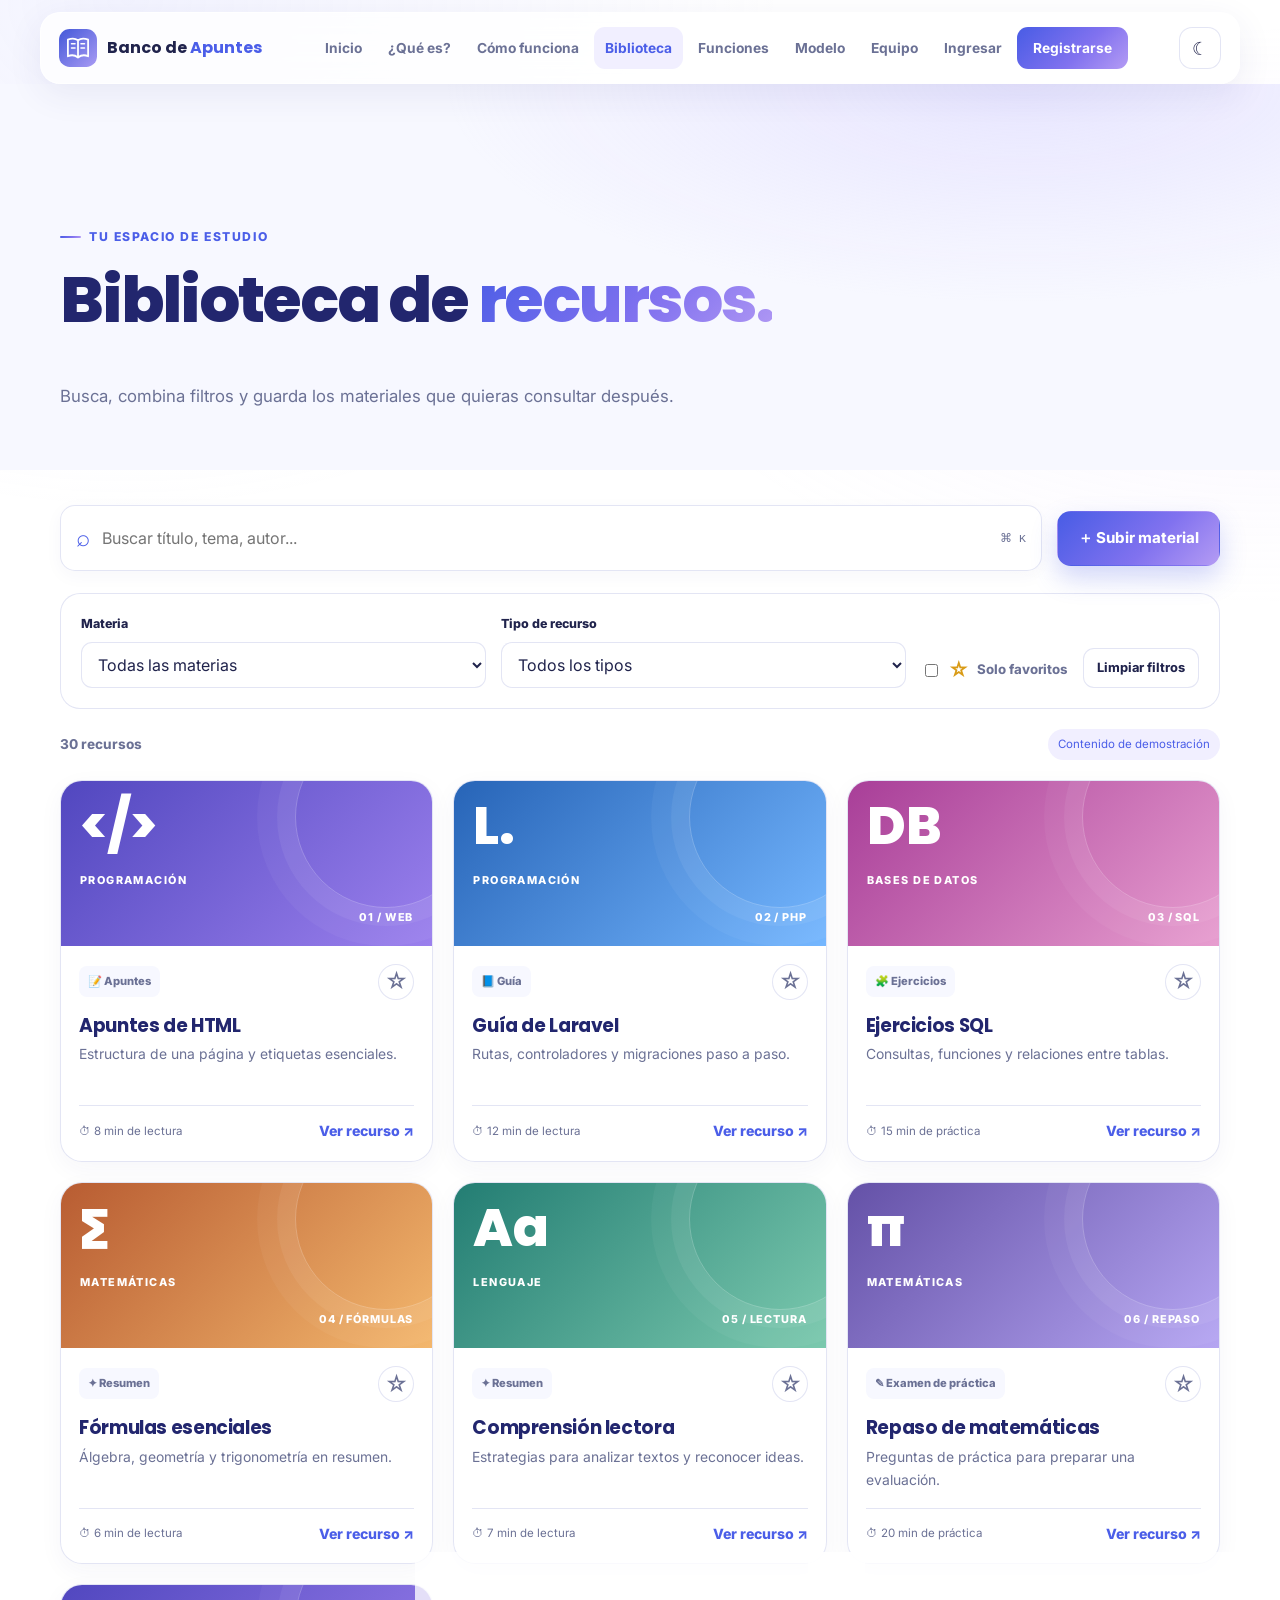
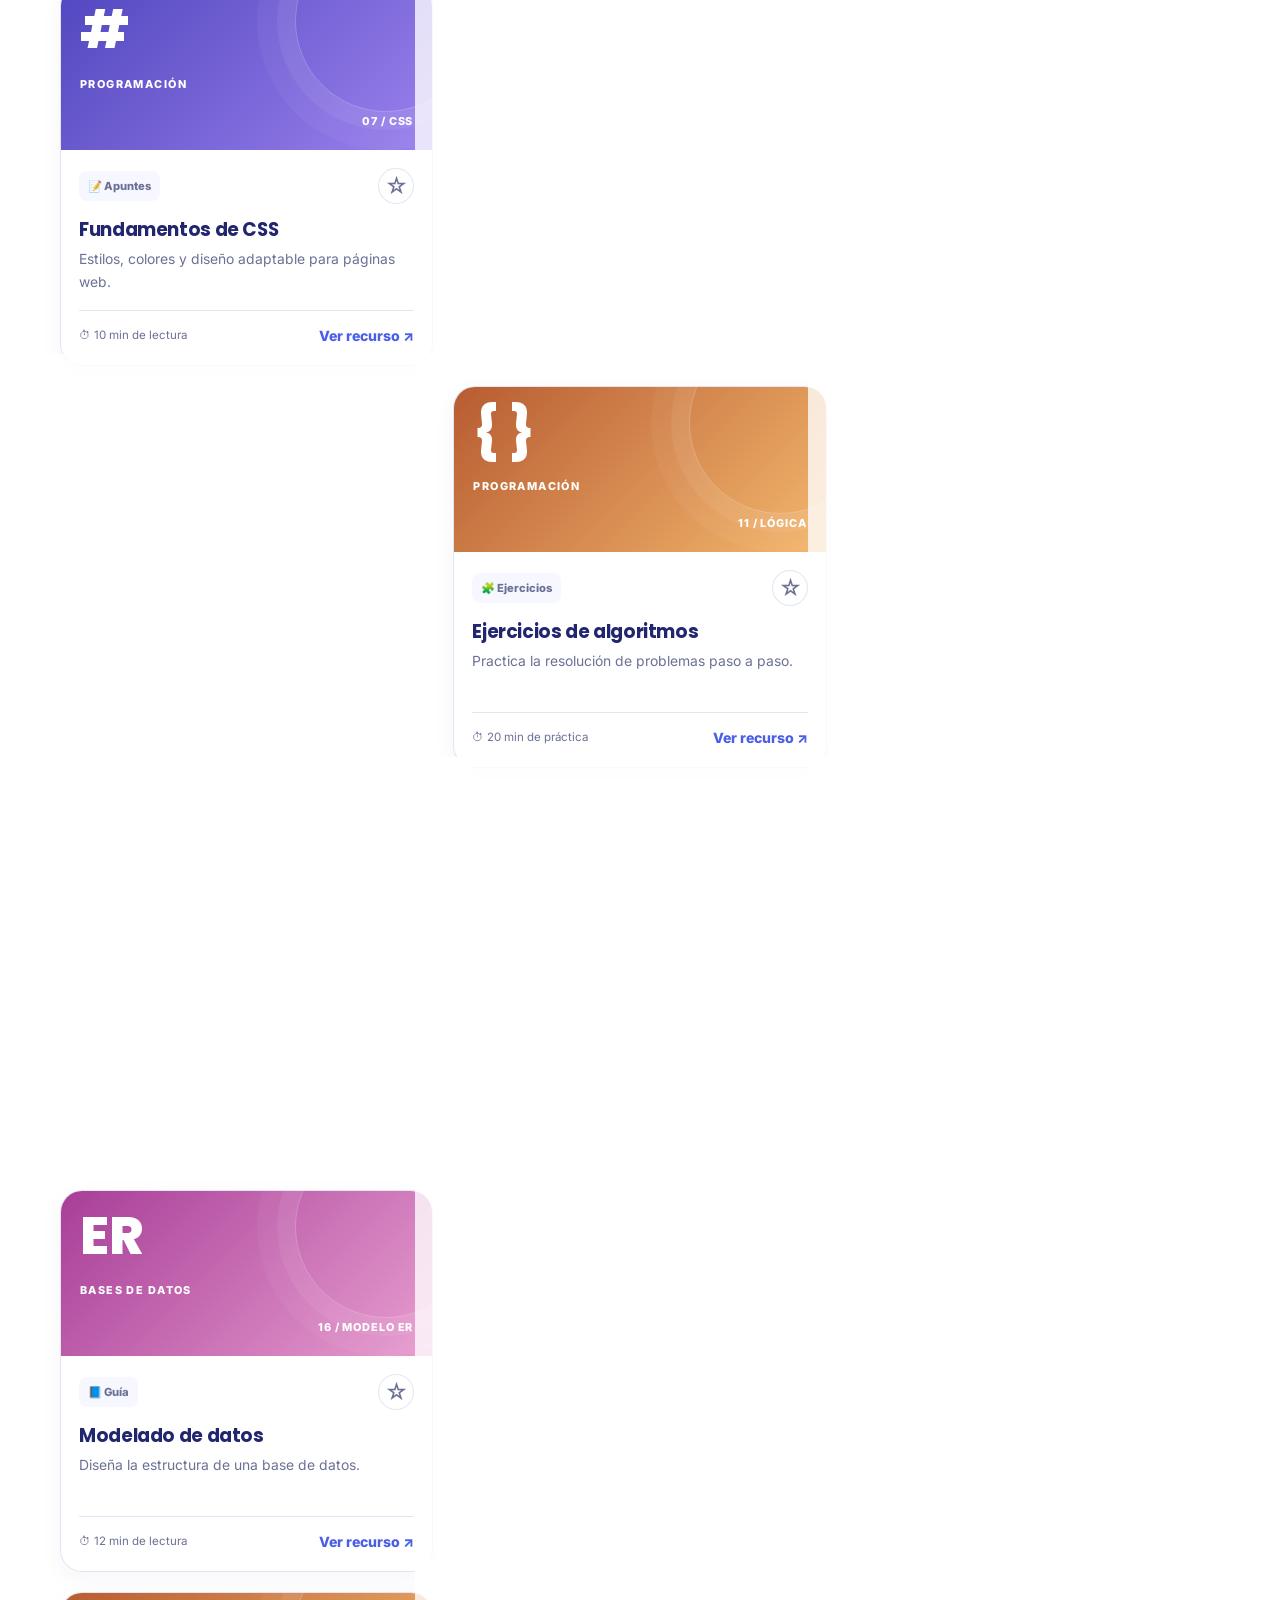
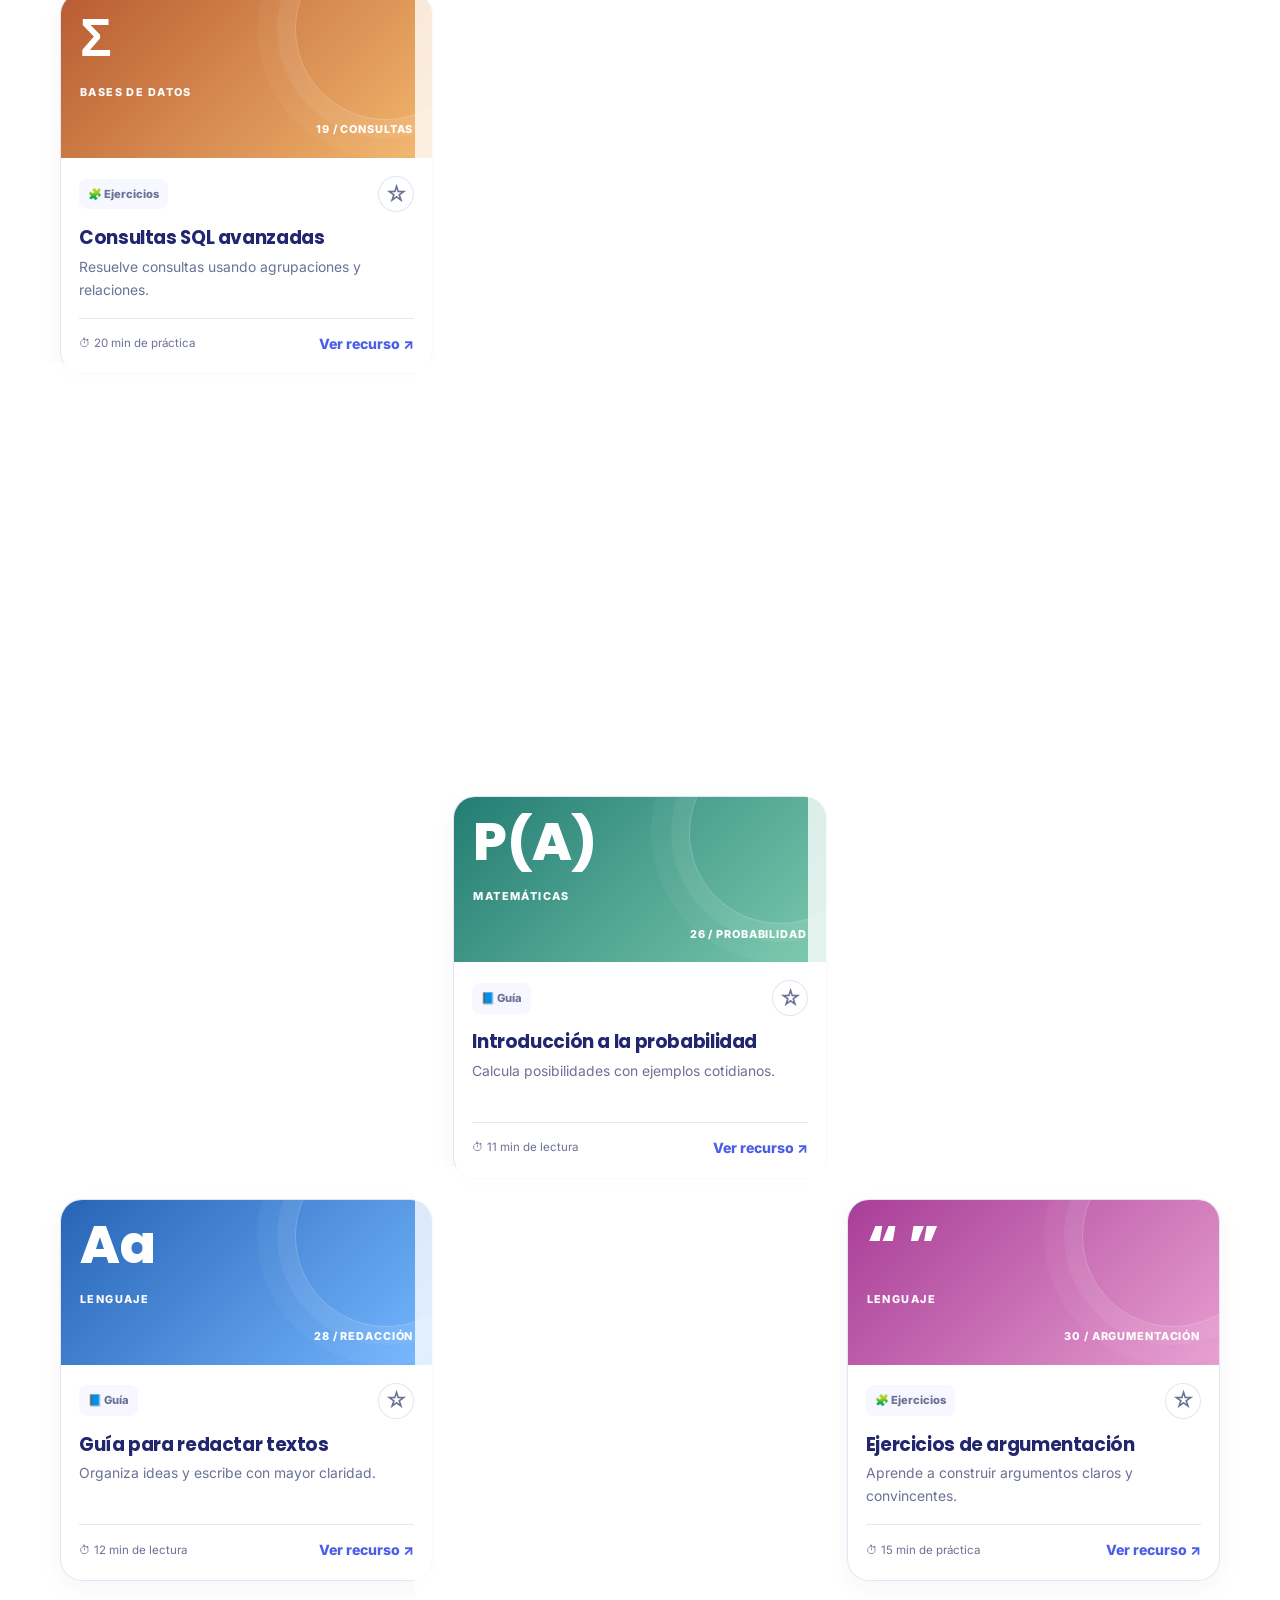
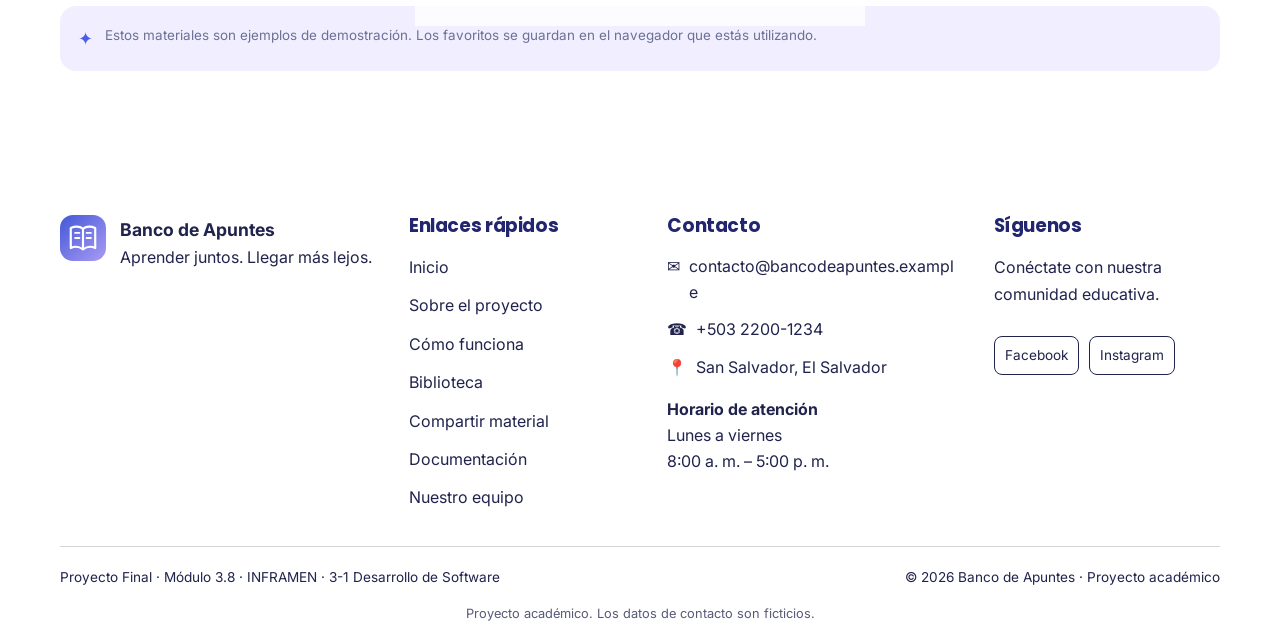
<file: biblioteca.html>
<!DOCTYPE html>
<html lang="es">
<head>
  <meta charset="UTF-8">
  <meta name="viewport" content="width=device-width, initial-scale=1">
  <title>Biblioteca | Banco de Apuntes</title>
  <link rel="icon" href="img/logo.svg">
  <link href="https://fonts.googleapis.com/css2?family=Inter:wght@400;500;600;700;800&family=Poppins:wght@500;600;700;800&display=swap" rel="stylesheet">
  <link rel="stylesheet" href="css/style.css">
</head>
<body data-page="biblioteca">
  <div id="site-header"></div>

  <main>
    <section class="page-hero compact">
      <div class="container">
        <span class="kicker">Tu espacio de estudio</span>
        <h1>Biblioteca de <span class="gradient-text">recursos.</span></h1>
        <p>Busca, combina filtros y guarda los materiales que quieras consultar después.</p>
        <div class="breadcrumb">
        </div>
      </div>
    </section>

    <section class="section library-section">
      <div class="container">
        <div class="library-toolbar">
          <label class="search-box">
            <span>⌕</span>
            <input id="resource-search" type="search" placeholder="Buscar título, tema, autor..." aria-label="Buscar recursos">
            <kbd>⌘ K</kbd>
          </label>
          <a href="subir.html" class="btn btn-primary">＋ Subir material</a>
        </div>

        <div class="filter-panel">
          <div class="filter-group">
            <label for="subject-filter">Materia</label>
            <select id="subject-filter">
              <option value="all">Todas las materias</option>
              <option value="prog">Programación</option>
              <option value="mate">Matemáticas</option>
              <option value="bd">Bases de datos</option>
              <option value="lengua">Lenguaje</option>
            </select>
          </div>

          <div class="filter-group">
            <label for="type-filter">Tipo de recurso</label>
            <select id="type-filter">
              <option value="all">Todos los tipos</option>
              <option value="guia">Guías</option>
              <option value="ejercicio">Ejercicios</option>
              <option value="resumen">Resúmenes</option>
              <option value="examen">Exámenes pasados</option>
              <option value="apuntes">Apuntes</option>
            </select>
          </div>

          <label class="favorites-toggle">
            <input id="favorites-only" type="checkbox">
            <span>☆</span> Solo favoritos
          </label>

          <button class="btn btn-secondary btn-small" id="clear-filters" type="button">
            Limpiar filtros
          </button>
        </div>

        <div class="results-line">
          <span id="results-count">6 recursos</span>
          <span class="demo-label">Contenido de demostración</span>
        </div>

        <div class="resource-grid" id="resource-grid">
          <article class="resource-card"
            data-id="html-basico"
            data-subject="prog"
            data-type="apuntes"
            data-title="Apuntes de HTML"
            data-description="Estructura de una página, etiquetas semánticas, enlaces, imágenes y buenas prácticas para empezar a construir sitios web."
            data-author="Equipo Banco de Apuntes"
            data-date="16 de octubre de 2026"
            data-tags="HTML, etiquetas, web"
            data-file="materiales/apuntes-html.txt">

            <div class="resource-cover cover-purple">
              <span class="cover-symbol">&lt;/&gt;</span>
              <span class="cover-label">PROGRAMACIÓN</span>
              <span class="cover-bottom">01 / WEB</span>
            </div>
            <div class="resource-content">
              <div class="resource-meta">
                <span class="type-pill">📝 Apuntes</span>
                <button class="favorite-button" aria-label="Guardar Apuntes de HTML" aria-pressed="false">☆</button>
              </div>
              <h3>Apuntes de HTML</h3>
              <p>Estructura de una página y etiquetas esenciales.</p>
              <div class="resource-footer">
                <span>⏱ 8 min de lectura</span>
                <button class="text-link preview-button" type="button">Ver recurso ↗</button>
              </div>
            </div>
          </article>

          <article class="resource-card"
            data-id="laravel-guia"
            data-subject="prog"
            data-type="guia"
            data-title="Guía de Laravel"
            data-description="Introducción a rutas, controladores, modelos y migraciones. Incluye una ruta de aprendizaje para practicar los conceptos."
            data-author="Biblioteca de ejemplo"
            data-date="12 de octubre de 2026"
            data-tags="Laravel, PHP, desarrollo"
            data-file="materiales/guia-laravel.txt">

            <div class="resource-cover cover-blue">
              <span class="cover-symbol">L.</span>
              <span class="cover-label">PROGRAMACIÓN</span>
              <span class="cover-bottom">02 / PHP</span>
            </div>
            <div class="resource-content">
              <div class="resource-meta">
                <span class="type-pill">📘 Guía</span>
                <button class="favorite-button" aria-label="Guardar Guía de Laravel" aria-pressed="false">☆</button>
              </div>
              <h3>Guía de Laravel</h3>
              <p>Rutas, controladores y migraciones paso a paso.</p>
              <div class="resource-footer">
                <span>⏱ 12 min de lectura</span>
                <button class="text-link preview-button" type="button">Ver recurso ↗</button>
              </div>
            </div>
          </article>

          <article class="resource-card"
            data-id="sql-ejercicios"
            data-subject="bd"
            data-type="ejercicio"
            data-title="Ejercicios SQL"
            data-description="Practica SELECT, WHERE, ORDER BY, funciones de agregado y JOIN con ejemplos de consultas para una base de datos escolar."
            data-author="Equipo Banco de Apuntes"
            data-date="10 de octubre de 2026"
            data-tags="SQL, JOIN, consultas"
            data-file="materiales/ejercicios-sql.txt">

            <div class="resource-cover cover-pink">
              <span class="cover-symbol">DB</span>
              <span class="cover-label">BASES DE DATOS</span>
              <span class="cover-bottom">03 / SQL</span>
            </div>
            <div class="resource-content">
              <div class="resource-meta">
                <span class="type-pill">🧩 Ejercicios</span>
                <button class="favorite-button" aria-label="Guardar Ejercicios SQL" aria-pressed="false">☆</button>
              </div>
              <h3>Ejercicios SQL</h3>
              <p>Consultas, funciones y relaciones entre tablas.</p>
              <div class="resource-footer">
                <span>⏱ 15 min de práctica</span>
                <button class="text-link preview-button" type="button">Ver recurso ↗</button>
              </div>
            </div>
          </article>

          <article class="resource-card"
            data-id="formulas-mate"
            data-subject="mate"
            data-type="resumen"
            data-title="Fórmulas esenciales de matemáticas"
            data-description="Resumen de fórmulas de álgebra, geometría y trigonometría. Revisa las expresiones principales y practica identificando cuándo utilizarlas."
            data-author="Biblioteca de ejemplo"
            data-date="8 de octubre de 2026"
            data-tags="álgebra, geometría, fórmulas"
            data-file="materiales/formulas-matematicas.txt">

            <div class="resource-cover cover-orange">
              <span class="cover-symbol">∑</span>
              <span class="cover-label">MATEMÁTICAS</span>
              <span class="cover-bottom">04 / FÓRMULAS</span>
            </div>
            <div class="resource-content">
              <div class="resource-meta">
                <span class="type-pill">✦ Resumen</span>
                <button class="favorite-button" aria-label="Guardar Fórmulas esenciales de matemáticas" aria-pressed="false">☆</button>
              </div>
              <h3>Fórmulas esenciales</h3>
              <p>Álgebra, geometría y trigonometría en resumen.</p>
              <div class="resource-footer">
                <span>⏱ 6 min de lectura</span>
                <button class="text-link preview-button" type="button">Ver recurso ↗</button>
              </div>
            </div>
          </article>

          <article class="resource-card"
            data-id="lenguaje-resumen"
            data-subject="lengua"
            data-type="resumen"
            data-title="Resumen de comprensión lectora"
            data-description="Ideas principales, inferencias, propósito del autor y estrategias para responder preguntas de comprensión lectora."
            data-author="Equipo Banco de Apuntes"
            data-date="5 de octubre de 2026"
            data-tags="lectura, lenguaje, comprensión"
            data-file="materiales/comprension-lectora.txt">

            <div class="resource-cover cover-green">
              <span class="cover-symbol">Aa</span>
              <span class="cover-label">LENGUAJE</span>
              <span class="cover-bottom">05 / LECTURA</span>
            </div>
            <div class="resource-content">
              <div class="resource-meta">
                <span class="type-pill">✦ Resumen</span>
                <button class="favorite-button" aria-label="Guardar Resumen de comprensión lectora" aria-pressed="false">☆</button>
              </div>
              <h3>Comprensión lectora</h3>
              <p>Estrategias para analizar textos y reconocer ideas.</p>
              <div class="resource-footer">
                <span>⏱ 7 min de lectura</span>
                <button class="text-link preview-button" type="button">Ver recurso ↗</button>
              </div>
            </div>
          </article>

          <article class="resource-card"
            data-id="repaso-mate"
            data-subject="mate"
            data-type="examen"
            data-title="Repaso de matemáticas"
            data-description="Preguntas de práctica para repasar operaciones algebraicas, ecuaciones y conceptos de geometría antes de una evaluación."
            data-author="Material de práctica"
            data-date="2 de octubre de 2026"
            data-tags="repaso, examen, práctica"
            data-file="materiales/repaso-matematicas.txt">

            <div class="resource-cover cover-lilac">
              <span class="cover-symbol">π</span>
              <span class="cover-label">MATEMÁTICAS</span>
              <span class="cover-bottom">06 / REPASO</span>
            </div>
            <div class="resource-content">
              <div class="resource-meta">
                <span class="type-pill">✎ Examen de práctica</span>
                <button class="favorite-button" aria-label="Guardar Repaso de matemáticas" aria-pressed="false">☆</button>
              </div>
              <h3>Repaso de matemáticas</h3>
              <p>Preguntas de práctica para preparar una evaluación.</p>
              <div class="resource-footer">
                <span>⏱ 20 min de práctica</span>
                <button class="text-link preview-button" type="button">Ver recurso ↗</button>
              </div>
            </div>
          </article>

          <!-- 07. CSS -->
<article class="resource-card"
  data-id="css-basico" data-subject="prog" data-type="apuntes"
  data-title="Fundamentos de CSS"
  data-description="Selectores, colores, márgenes, espaciado y diseño adaptable."
  data-author="Equipo Banco de Apuntes" data-date="17 de octubre de 2026"
  data-tags="CSS, estilos, diseño web">
  <div class="resource-cover cover-purple">
    <span class="cover-symbol">#</span><span class="cover-label">PROGRAMACIÓN</span><span class="cover-bottom">07 / CSS</span>
  </div>
  <div class="resource-content">
    <div class="resource-meta"><span class="type-pill">📝 Apuntes</span><button class="favorite-button" aria-label="Guardar Fundamentos de CSS" aria-pressed="false">☆</button></div>
    <h3>Fundamentos de CSS</h3><p>Estilos, colores y diseño adaptable para páginas web.</p>
    <div class="resource-footer"><span>⏱ 10 min de lectura</span><button class="text-link preview-button" type="button">Ver recurso ↗</button></div>
  </div>
</article>

<!-- 08. JavaScript -->
<article class="resource-card"
  data-id="javascript-fundamentos" data-subject="prog" data-type="guia"
  data-title="Guía de JavaScript"
  data-description="Variables, funciones, condicionales, eventos y manipulación del DOM."
  data-author="Biblioteca de ejemplo" data-date="17 de octubre de 2026"
  data-tags="JavaScript, funciones, DOM">
  <div class="resource-cover cover-blue">
    <span class="cover-symbol">JS</span><span class="cover-label">PROGRAMACIÓN</span><span class="cover-bottom">08 / JS</span>
  </div>
  <div class="resource-content">
    <div class="resource-meta"><span class="type-pill">📘 Guía</span><button class="favorite-button" aria-label="Guardar Guía de JavaScript" aria-pressed="false">☆</button></div>
    <h3>Guía de JavaScript</h3><p>Aprende lógica, funciones e interactividad web.</p>
    <div class="resource-footer"><span>⏱ 14 min de lectura</span><button class="text-link preview-button" type="button">Ver recurso ↗</button></div>
  </div>
</article>

<!-- 09. Python -->
<article class="resource-card"
  data-id="python-intro" data-subject="prog" data-type="guia"
  data-title="Introducción a Python"
  data-description="Sintaxis básica, variables, listas, ciclos y funciones con ejemplos."
  data-author="Equipo Banco de Apuntes" data-date="16 de octubre de 2026"
  data-tags="Python, variables, programación">
  <div class="resource-cover cover-green">
    <span class="cover-symbol">Py</span><span class="cover-label">PROGRAMACIÓN</span><span class="cover-bottom">09 / PYTHON</span>
  </div>
  <div class="resource-content">
    <div class="resource-meta"><span class="type-pill">📘 Guía</span><button class="favorite-button" aria-label="Guardar Introducción a Python" aria-pressed="false">☆</button></div>
    <h3>Introducción a Python</h3><p>Primeros pasos para crear programas sencillos.</p>
    <div class="resource-footer"><span>⏱ 12 min de lectura</span><button class="text-link preview-button" type="button">Ver recurso ↗</button></div>
  </div>
</article>

<!-- 10. PHP -->
<article class="resource-card"
  data-id="php-basico" data-subject="prog" data-type="apuntes"
  data-title="PHP desde cero"
  data-description="Variables, arreglos, funciones y formularios del lado del servidor."
  data-author="Biblioteca de ejemplo" data-date="15 de octubre de 2026"
  data-tags="PHP, servidor, variables">
  <div class="resource-cover cover-lilac">
    <span class="cover-symbol">PHP</span><span class="cover-label">PROGRAMACIÓN</span><span class="cover-bottom">10 / PHP</span>
  </div>
  <div class="resource-content">
    <div class="resource-meta"><span class="type-pill">📝 Apuntes</span><button class="favorite-button" aria-label="Guardar PHP desde cero" aria-pressed="false">☆</button></div>
    <h3>PHP desde cero</h3><p>Conceptos esenciales para desarrollar sitios dinámicos.</p>
    <div class="resource-footer"><span>⏱ 11 min de lectura</span><button class="text-link preview-button" type="button">Ver recurso ↗</button></div>
  </div>
</article>

<!-- 11. Algoritmos -->
<article class="resource-card"
  data-id="algoritmos" data-subject="prog" data-type="ejercicio"
  data-title="Ejercicios de algoritmos"
  data-description="Problemas de lógica con condiciones, ciclos y pseudocódigo."
  data-author="Equipo Banco de Apuntes" data-date="14 de octubre de 2026"
  data-tags="algoritmos, lógica, pseudocódigo">
  <div class="resource-cover cover-orange">
    <span class="cover-symbol">{ }</span><span class="cover-label">PROGRAMACIÓN</span><span class="cover-bottom">11 / LÓGICA</span>
  </div>
  <div class="resource-content">
    <div class="resource-meta"><span class="type-pill">🧩 Ejercicios</span><button class="favorite-button" aria-label="Guardar Ejercicios de algoritmos" aria-pressed="false">☆</button></div>
    <h3>Ejercicios de algoritmos</h3><p>Practica la resolución de problemas paso a paso.</p>
    <div class="resource-footer"><span>⏱ 20 min de práctica</span><button class="text-link preview-button" type="button">Ver recurso ↗</button></div>
  </div>
</article>

<!-- 12. POO -->
<article class="resource-card"
  data-id="poo" data-subject="prog" data-type="resumen"
  data-title="Programación orientada a objetos"
  data-description="Clases, objetos, atributos, métodos, herencia y encapsulamiento."
  data-author="Biblioteca de ejemplo" data-date="13 de octubre de 2026"
  data-tags="POO, clases, objetos">
  <div class="resource-cover cover-pink">
    <span class="cover-symbol">OOP</span><span class="cover-label">PROGRAMACIÓN</span><span class="cover-bottom">12 / POO</span>
  </div>
  <div class="resource-content">
    <div class="resource-meta"><span class="type-pill">✦ Resumen</span><button class="favorite-button" aria-label="Guardar Programación orientada a objetos" aria-pressed="false">☆</button></div>
    <h3>Programación orientada a objetos</h3><p>Un resumen de clases, objetos y sus relaciones.</p>
    <div class="resource-footer"><span>⏱ 8 min de lectura</span><button class="text-link preview-button" type="button">Ver recurso ↗</button></div>
  </div>
</article>

<!-- 13. Git -->
<article class="resource-card"
  data-id="git-github" data-subject="prog" data-type="guia"
  data-title="Guía práctica de Git y GitHub"
  data-description="Repositorios, commits, ramas y trabajo colaborativo."
  data-author="Equipo Banco de Apuntes" data-date="12 de octubre de 2026"
  data-tags="Git, GitHub, repositorios">
  <div class="resource-cover cover-blue">
    <span class="cover-symbol">Git</span><span class="cover-label">PROGRAMACIÓN</span><span class="cover-bottom">13 / CONTROL DE VERSIONES</span>
  </div>
  <div class="resource-content">
    <div class="resource-meta"><span class="type-pill">📘 Guía</span><button class="favorite-button" aria-label="Guardar Guía práctica de Git y GitHub" aria-pressed="false">☆</button></div>
    <h3>Guía de Git y GitHub</h3><p>Organiza tus proyectos y guarda sus versiones.</p>
    <div class="resource-footer"><span>⏱ 13 min de lectura</span><button class="text-link preview-button" type="button">Ver recurso ↗</button></div>
  </div>
</article>

<!-- 14. Redes -->
<article class="resource-card"
  data-id="redes-computadoras" data-subject="prog" data-type="resumen"
  data-title="Fundamentos de redes"
  data-description="Direcciones IP, DNS, routers, protocolos y modelos de comunicación."
  data-author="Biblioteca de ejemplo" data-date="11 de octubre de 2026"
  data-tags="redes, IP, DNS">
  <div class="resource-cover cover-green">
    <span class="cover-symbol">NET</span><span class="cover-label">TECNOLOGÍA</span><span class="cover-bottom">14 / REDES</span>
  </div>
  <div class="resource-content">
    <div class="resource-meta"><span class="type-pill">✦ Resumen</span><button class="favorite-button" aria-label="Guardar Fundamentos de redes" aria-pressed="false">☆</button></div>
    <h3>Fundamentos de redes</h3><p>Conceptos básicos para entender cómo se conectan los equipos.</p>
    <div class="resource-footer"><span>⏱ 9 min de lectura</span><button class="text-link preview-button" type="button">Ver recurso ↗</button></div>
  </div>
</article>

<!-- 15. Seguridad web -->
<article class="resource-card"
  data-id="seguridad-web" data-subject="prog" data-type="guia"
  data-title="Introducción a la seguridad web"
  data-description="Contraseñas seguras, validación de entradas, HTTPS y prácticas preventivas."
  data-author="Equipo Banco de Apuntes" data-date="10 de octubre de 2026"
  data-tags="seguridad, HTTPS, validación">
  <div class="resource-cover cover-purple">
    <span class="cover-symbol">🔒</span><span class="cover-label">TECNOLOGÍA</span><span class="cover-bottom">15 / SEGURIDAD</span>
  </div>
  <div class="resource-content">
    <div class="resource-meta"><span class="type-pill">📘 Guía</span><button class="favorite-button" aria-label="Guardar Introducción a la seguridad web" aria-pressed="false">☆</button></div>
    <h3>Seguridad web</h3><p>Buenas prácticas para proteger aplicaciones y usuarios.</p>
    <div class="resource-footer"><span>⏱ 12 min de lectura</span><button class="text-link preview-button" type="button">Ver recurso ↗</button></div>
  </div>
</article>

<!-- 16. Modelo de datos -->
<article class="resource-card"
  data-id="modelado-bd" data-subject="bd" data-type="guia"
  data-title="Introducción al modelado de datos"
  data-description="Entidades, atributos, relaciones y claves para diseñar bases de datos."
  data-author="Equipo Banco de Apuntes" data-date="9 de octubre de 2026"
  data-tags="bases de datos, entidades, relaciones">
  <div class="resource-cover cover-pink">
    <span class="cover-symbol">ER</span><span class="cover-label">BASES DE DATOS</span><span class="cover-bottom">16 / MODELO ER</span>
  </div>
  <div class="resource-content">
    <div class="resource-meta"><span class="type-pill">📘 Guía</span><button class="favorite-button" aria-label="Guardar Introducción al modelado de datos" aria-pressed="false">☆</button></div>
    <h3>Modelado de datos</h3><p>Diseña la estructura de una base de datos.</p>
    <div class="resource-footer"><span>⏱ 12 min de lectura</span><button class="text-link preview-button" type="button">Ver recurso ↗</button></div>
  </div>
</article>

<!-- 17. Normalización -->
<article class="resource-card"
  data-id="normalizacion-bd" data-subject="bd" data-type="resumen"
  data-title="Normalización de bases de datos"
  data-description="Dependencias funcionales y formas normales para organizar la información."
  data-author="Biblioteca de ejemplo" data-date="8 de octubre de 2026"
  data-tags="normalización, tablas, datos">
  <div class="resource-cover cover-lilac">
    <span class="cover-symbol">1NF</span><span class="cover-label">BASES DE DATOS</span><span class="cover-bottom">17 / NORMALIZACIÓN</span>
  </div>
  <div class="resource-content">
    <div class="resource-meta"><span class="type-pill">✦ Resumen</span><button class="favorite-button" aria-label="Guardar Normalización de bases de datos" aria-pressed="false">☆</button></div>
    <h3>Normalización de bases de datos</h3><p>Reduce duplicados y mejora la organización de los datos.</p>
    <div class="resource-footer"><span>⏱ 8 min de lectura</span><button class="text-link preview-button" type="button">Ver recurso ↗</button></div>
  </div>
</article>

<!-- 18. MySQL -->
<article class="resource-card"
  data-id="mysql-practica" data-subject="bd" data-type="ejercicio"
  data-title="Prácticas de MySQL"
  data-description="Creación de tablas, inserción de registros y consultas sencillas."
  data-author="Equipo Banco de Apuntes" data-date="7 de octubre de 2026"
  data-tags="MySQL, SQL, tablas">
  <div class="resource-cover cover-blue">
    <span class="cover-symbol">SQL</span><span class="cover-label">BASES DE DATOS</span><span class="cover-bottom">18 / MYSQL</span>
  </div>
  <div class="resource-content">
    <div class="resource-meta"><span class="type-pill">🧩 Ejercicios</span><button class="favorite-button" aria-label="Guardar Prácticas de MySQL" aria-pressed="false">☆</button></div>
    <h3>Prácticas de MySQL</h3><p>Ejercicios para crear tablas y consultar información.</p>
    <div class="resource-footer"><span>⏱ 18 min de práctica</span><button class="text-link preview-button" type="button">Ver recurso ↗</button></div>
  </div>
</article>

<!-- 19. Consultas avanzadas -->
<article class="resource-card"
  data-id="consultas-avanzadas" data-subject="bd" data-type="ejercicio"
  data-title="Consultas SQL avanzadas"
  data-description="Práctica de JOIN, GROUP BY, HAVING y subconsultas."
  data-author="Biblioteca de ejemplo" data-date="6 de octubre de 2026"
  data-tags="SQL, JOIN, GROUP BY">
  <div class="resource-cover cover-orange">
    <span class="cover-symbol">Σ</span><span class="cover-label">BASES DE DATOS</span><span class="cover-bottom">19 / CONSULTAS</span>
  </div>
  <div class="resource-content">
    <div class="resource-meta"><span class="type-pill">🧩 Ejercicios</span><button class="favorite-button" aria-label="Guardar Consultas SQL avanzadas" aria-pressed="false">☆</button></div>
    <h3>Consultas SQL avanzadas</h3><p>Resuelve consultas usando agrupaciones y relaciones.</p>
    <div class="resource-footer"><span>⏱ 20 min de práctica</span><button class="text-link preview-button" type="button">Ver recurso ↗</button></div>
  </div>
</article>

<!-- 20. Diagrama ER -->
<article class="resource-card"
  data-id="diseno-er" data-subject="bd" data-type="apuntes"
  data-title="Diseño de diagramas entidad-relación"
  data-description="Representación visual de entidades, atributos, cardinalidades y relaciones."
  data-author="Equipo Banco de Apuntes" data-date="5 de octubre de 2026"
  data-tags="diagrama ER, entidades, cardinalidad">
  <div class="resource-cover cover-green">
    <span class="cover-symbol">◇</span><span class="cover-label">BASES DE DATOS</span><span class="cover-bottom">20 / DIAGRAMAS</span>
  </div>
  <div class="resource-content">
    <div class="resource-meta"><span class="type-pill">📝 Apuntes</span><button class="favorite-button" aria-label="Guardar Diseño de diagramas entidad-relación" aria-pressed="false">☆</button></div>
    <h3>Diagramas entidad-relación</h3><p>Representa gráficamente cómo se relacionan los datos.</p>
    <div class="resource-footer"><span>⏱ 10 min de lectura</span><button class="text-link preview-button" type="button">Ver recurso ↗</button></div>
  </div>
</article>

<!-- 21. Estadística -->
<article class="resource-card"
  data-id="estadistica" data-subject="mate" data-type="guia"
  data-title="Guía básica de estadística"
  data-description="Media, mediana, moda, rango y lectura de tablas de frecuencia."
  data-author="Biblioteca de ejemplo" data-date="4 de octubre de 2026"
  data-tags="estadística, media, mediana">
  <div class="resource-cover cover-orange">
    <span class="cover-symbol">x̄</span><span class="cover-label">MATEMÁTICAS</span><span class="cover-bottom">21 / ESTADÍSTICA</span>
  </div>
  <div class="resource-content">
    <div class="resource-meta"><span class="type-pill">📘 Guía</span><button class="favorite-button" aria-label="Guardar Guía básica de estadística" aria-pressed="false">☆</button></div>
    <h3>Guía básica de estadística</h3><p>Aprende a resumir y analizar conjuntos de datos.</p>
    <div class="resource-footer"><span>⏱ 12 min de lectura</span><button class="text-link preview-button" type="button">Ver recurso ↗</button></div>
  </div>
</article>

<!-- 22. Ecuaciones -->
<article class="resource-card"
  data-id="ecuaciones" data-subject="mate" data-type="ejercicio"
  data-title="Ejercicios de ecuaciones"
  data-description="Ecuaciones lineales, despeje de variables y comprobación de resultados."
  data-author="Equipo Banco de Apuntes" data-date="3 de octubre de 2026"
  data-tags="álgebra, ecuaciones, variables">
  <div class="resource-cover cover-purple">
    <span class="cover-symbol">x=?</span><span class="cover-label">MATEMÁTICAS</span><span class="cover-bottom">22 / ÁLGEBRA</span>
  </div>
  <div class="resource-content">
    <div class="resource-meta"><span class="type-pill">🧩 Ejercicios</span><button class="favorite-button" aria-label="Guardar Ejercicios de ecuaciones" aria-pressed="false">☆</button></div>
    <h3>Ejercicios de ecuaciones</h3><p>Practica despejes y comprueba tus respuestas.</p>
    <div class="resource-footer"><span>⏱ 15 min de práctica</span><button class="text-link preview-button" type="button">Ver recurso ↗</button></div>
  </div>
</article>

<!-- 23. Geometría -->
<article class="resource-card"
  data-id="geometria" data-subject="mate" data-type="resumen"
  data-title="Resumen de geometría"
  data-description="Perímetros, áreas, triángulos, cuadriláteros y circunferencias."
  data-author="Biblioteca de ejemplo" data-date="2 de octubre de 2026"
  data-tags="geometría, áreas, perímetros">
  <div class="resource-cover cover-pink">
    <span class="cover-symbol">△</span><span class="cover-label">MATEMÁTICAS</span><span class="cover-bottom">23 / GEOMETRÍA</span>
  </div>
  <div class="resource-content">
    <div class="resource-meta"><span class="type-pill">✦ Resumen</span><button class="favorite-button" aria-label="Guardar Resumen de geometría" aria-pressed="false">☆</button></div>
    <h3>Resumen de geometría</h3><p>Figuras, fórmulas y propiedades principales.</p>
    <div class="resource-footer"><span>⏱ 8 min de lectura</span><button class="text-link preview-button" type="button">Ver recurso ↗</button></div>
  </div>
</article>

<!-- 24. Trigonometría -->
<article class="resource-card"
  data-id="trigonometria" data-subject="mate" data-type="apuntes"
  data-title="Apuntes de trigonometría"
  data-description="Seno, coseno, tangente y relaciones en triángulos rectángulos."
  data-author="Equipo Banco de Apuntes" data-date="1 de octubre de 2026"
  data-tags="trigonometría, seno, coseno">
  <div class="resource-cover cover-blue">
    <span class="cover-symbol">sin</span><span class="cover-label">MATEMÁTICAS</span><span class="cover-bottom">24 / TRIGONOMETRÍA</span>
  </div>
  <div class="resource-content">
    <div class="resource-meta"><span class="type-pill">📝 Apuntes</span><button class="favorite-button" aria-label="Guardar Apuntes de trigonometría" aria-pressed="false">☆</button></div>
    <h3>Apuntes de trigonometría</h3><p>Relaciones trigonométricas y ejemplos básicos.</p>
    <div class="resource-footer"><span>⏱ 10 min de lectura</span><button class="text-link preview-button" type="button">Ver recurso ↗</button></div>
  </div>
</article>

<!-- 25. Funciones matemáticas -->
<article class="resource-card"
  data-id="funciones-mate" data-subject="mate" data-type="ejercicio"
  data-title="Práctica de funciones matemáticas"
  data-description="Dominio, rango, evaluación y representación de funciones."
  data-author="Biblioteca de ejemplo" data-date="30 de septiembre de 2026"
  data-tags="funciones, dominio, rango">
  <div class="resource-cover cover-lilac">
    <span class="cover-symbol">f(x)</span><span class="cover-label">MATEMÁTICAS</span><span class="cover-bottom">25 / FUNCIONES</span>
  </div>
  <div class="resource-content">
    <div class="resource-meta"><span class="type-pill">🧩 Ejercicios</span><button class="favorite-button" aria-label="Guardar Práctica de funciones matemáticas" aria-pressed="false">☆</button></div>
    <h3>Práctica de funciones</h3><p>Evalúa funciones y reconoce sus características.</p>
    <div class="resource-footer"><span>⏱ 18 min de práctica</span><button class="text-link preview-button" type="button">Ver recurso ↗</button></div>
  </div>
</article>

<!-- 26. Probabilidad -->
<article class="resource-card"
  data-id="probabilidad" data-subject="mate" data-type="guia"
  data-title="Introducción a la probabilidad"
  data-description="Experimentos aleatorios, eventos, espacio muestral y probabilidad simple."
  data-author="Equipo Banco de Apuntes" data-date="29 de septiembre de 2026"
  data-tags="probabilidad, eventos, estadística">
  <div class="resource-cover cover-green">
    <span class="cover-symbol">P(A)</span><span class="cover-label">MATEMÁTICAS</span><span class="cover-bottom">26 / PROBABILIDAD</span>
  </div>
  <div class="resource-content">
    <div class="resource-meta"><span class="type-pill">📘 Guía</span><button class="favorite-button" aria-label="Guardar Introducción a la probabilidad" aria-pressed="false">☆</button></div>
    <h3>Introducción a la probabilidad</h3><p>Calcula posibilidades con ejemplos cotidianos.</p>
    <div class="resource-footer"><span>⏱ 11 min de lectura</span><button class="text-link preview-button" type="button">Ver recurso ↗</button></div>
  </div>
</article>

<!-- 27. Ortografía -->
<article class="resource-card"
  data-id="ortografia" data-subject="lengua" data-type="resumen"
  data-title="Reglas básicas de ortografía"
  data-description="Acentuación, uso de mayúsculas, signos de puntuación y errores frecuentes."
  data-author="Biblioteca de ejemplo" data-date="28 de septiembre de 2026"
  data-tags="ortografía, acentuación, escritura">
  <div class="resource-cover cover-orange">
    <span class="cover-symbol">á</span><span class="cover-label">LENGUAJE</span><span class="cover-bottom">27 / ORTOGRAFÍA</span>
  </div>
  <div class="resource-content">
    <div class="resource-meta"><span class="type-pill">✦ Resumen</span><button class="favorite-button" aria-label="Guardar Reglas básicas de ortografía" aria-pressed="false">☆</button></div>
    <h3>Reglas de ortografía</h3><p>Repasa acentos, puntuación y escritura correcta.</p>
    <div class="resource-footer"><span>⏱ 8 min de lectura</span><button class="text-link preview-button" type="button">Ver recurso ↗</button></div>
  </div>
</article>

<!-- 28. Redacción -->
<article class="resource-card"
  data-id="redaccion" data-subject="lengua" data-type="guia"
  data-title="Guía para redactar textos"
  data-description="Planificación, introducción, desarrollo, conclusión y revisión de textos."
  data-author="Equipo Banco de Apuntes" data-date="27 de septiembre de 2026"
  data-tags="redacción, párrafos, escritura">
  <div class="resource-cover cover-blue">
    <span class="cover-symbol">Aa</span><span class="cover-label">LENGUAJE</span><span class="cover-bottom">28 / REDACCIÓN</span>
  </div>
  <div class="resource-content">
    <div class="resource-meta"><span class="type-pill">📘 Guía</span><button class="favorite-button" aria-label="Guardar Guía para redactar textos" aria-pressed="false">☆</button></div>
    <h3>Guía para redactar textos</h3><p>Organiza ideas y escribe con mayor claridad.</p>
    <div class="resource-footer"><span>⏱ 12 min de lectura</span><button class="text-link preview-button" type="button">Ver recurso ↗</button></div>
  </div>
</article>

<!-- 29. Literatura -->
<article class="resource-card"
  data-id="generos-literarios" data-subject="lengua" data-type="apuntes"
  data-title="Géneros literarios"
  data-description="Características de los géneros narrativo, lírico y dramático."
  data-author="Biblioteca de ejemplo" data-date="26 de septiembre de 2026"
  data-tags="literatura, narrativa, poesía, teatro">
  <div class="resource-cover cover-purple">
    <span class="cover-symbol">¶</span><span class="cover-label">LENGUAJE</span><span class="cover-bottom">29 / LITERATURA</span>
  </div>
  <div class="resource-content">
    <div class="resource-meta"><span class="type-pill">📝 Apuntes</span><button class="favorite-button" aria-label="Guardar Géneros literarios" aria-pressed="false">☆</button></div>
    <h3>Géneros literarios</h3><p>Reconoce los tipos de textos y sus características.</p>
    <div class="resource-footer"><span>⏱ 9 min de lectura</span><button class="text-link preview-button" type="button">Ver recurso ↗</button></div>
  </div>
</article>

<!-- 30. Argumentación -->
<article class="resource-card"
  data-id="argumentacion" data-subject="lengua" data-type="ejercicio"
  data-title="Ejercicios de argumentación"
  data-description="Tesis, argumentos, evidencias, contraargumentos y conclusión."
  data-author="Equipo Banco de Apuntes" data-date="25 de septiembre de 2026"
  data-tags="argumentación, tesis, debate">
  <div class="resource-cover cover-pink">
    <span class="cover-symbol">“ ”</span><span class="cover-label">LENGUAJE</span><span class="cover-bottom">30 / ARGUMENTACIÓN</span>
  </div>
  <div class="resource-content">
    <div class="resource-meta"><span class="type-pill">🧩 Ejercicios</span><button class="favorite-button" aria-label="Guardar Ejercicios de argumentación" aria-pressed="false">☆</button></div>
    <h3>Ejercicios de argumentación</h3><p>Aprende a construir argumentos claros y convincentes.</p>
    <div class="resource-footer"><span>⏱ 15 min de práctica</span><button class="text-link preview-button" type="button">Ver recurso ↗</button></div>
  </div>
</article>
        </div>

        <div id="empty-state" class="empty-state" hidden>
          <div class="empty-icon">⌕</div>
          <h3>No se encontraron resultados</h3>
          <p>Prueba con otra palabra o elimina alguno de los filtros.</p>
          <button class="btn btn-secondary" id="empty-clear" type="button">Mostrar todos los recursos</button>
        </div>

        <div class="library-note">
          <span>✦</span>
          <p>Estos materiales son ejemplos de demostración. Los favoritos se guardan en el navegador que estás utilizando.</p>
        </div>
      </div>
    </section>
  </main>

  <div class="modal-backdrop" id="resource-modal" aria-hidden="true">
    <section class="resource-modal" role="dialog" aria-modal="true" aria-labelledby="modal-title">
      <button class="modal-close" type="button" aria-label="Cerrar vista previa">×</button>
      <div class="modal-cover" id="modal-cover"><span>RECURSO DE ESTUDIO</span></div>
      <div class="modal-body">
        <span class="kicker">Vista previa del material</span>
        <h2 id="modal-title">Título del recurso</h2>
        <p id="modal-description"></p>
        <div class="modal-meta">
          <span id="modal-author"></span>
          <span id="modal-date"></span>
        </div>
        <div class="tag-list" id="modal-tags"></div>
        <div class="preview-text" id="modal-preview-text"></div>
        <div class="button-row">
          <a class="btn btn-primary" id="modal-download" href="#" download>Descargar recurso ↓</a>
          <button class="btn btn-secondary" id="modal-close-bottom" type="button">Cerrar</button>
        </div>
      </div>
    </section>
  </div>

  <div id="site-footer"></div>
  <script src="js/seed.js"></script>
  <script src="js/store.js"></script>
  <script src="js/app.js"></script>
  <script src="js/pages.js"></script>
</body>
</html>
</file>
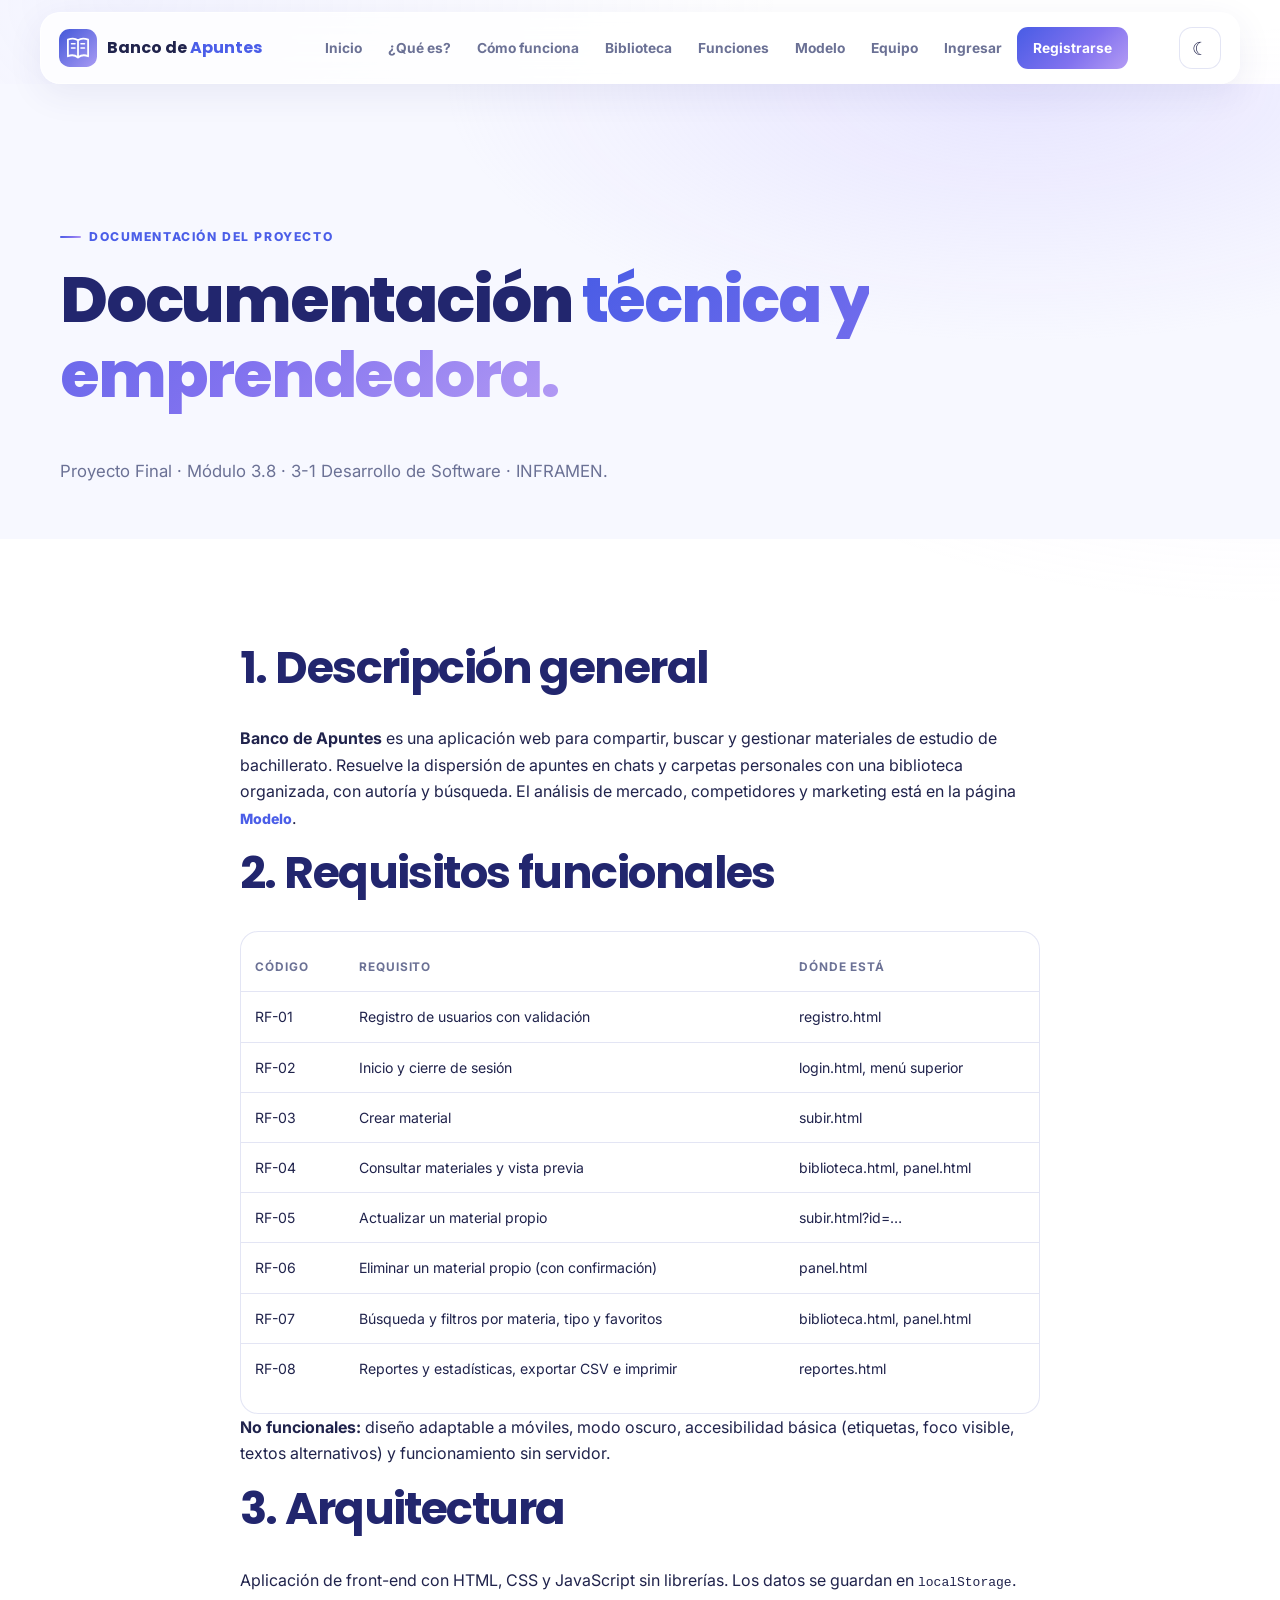
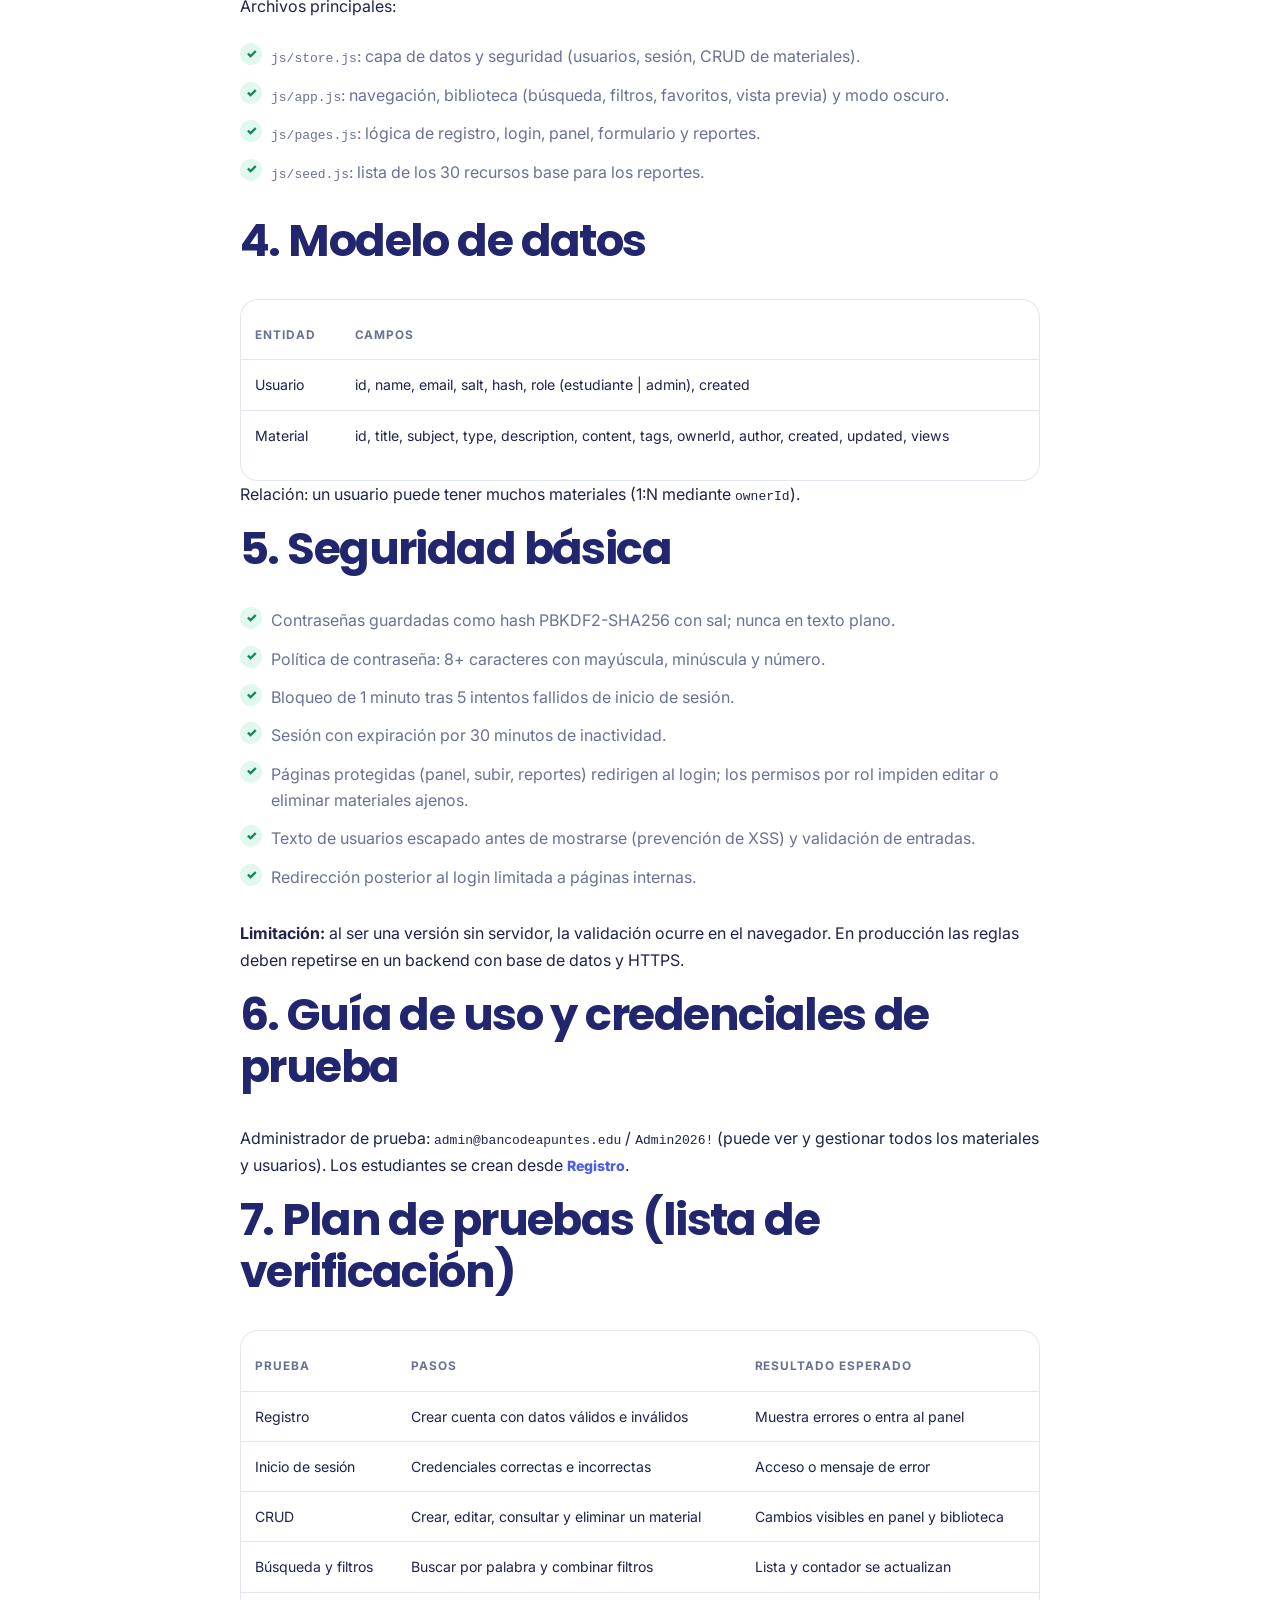
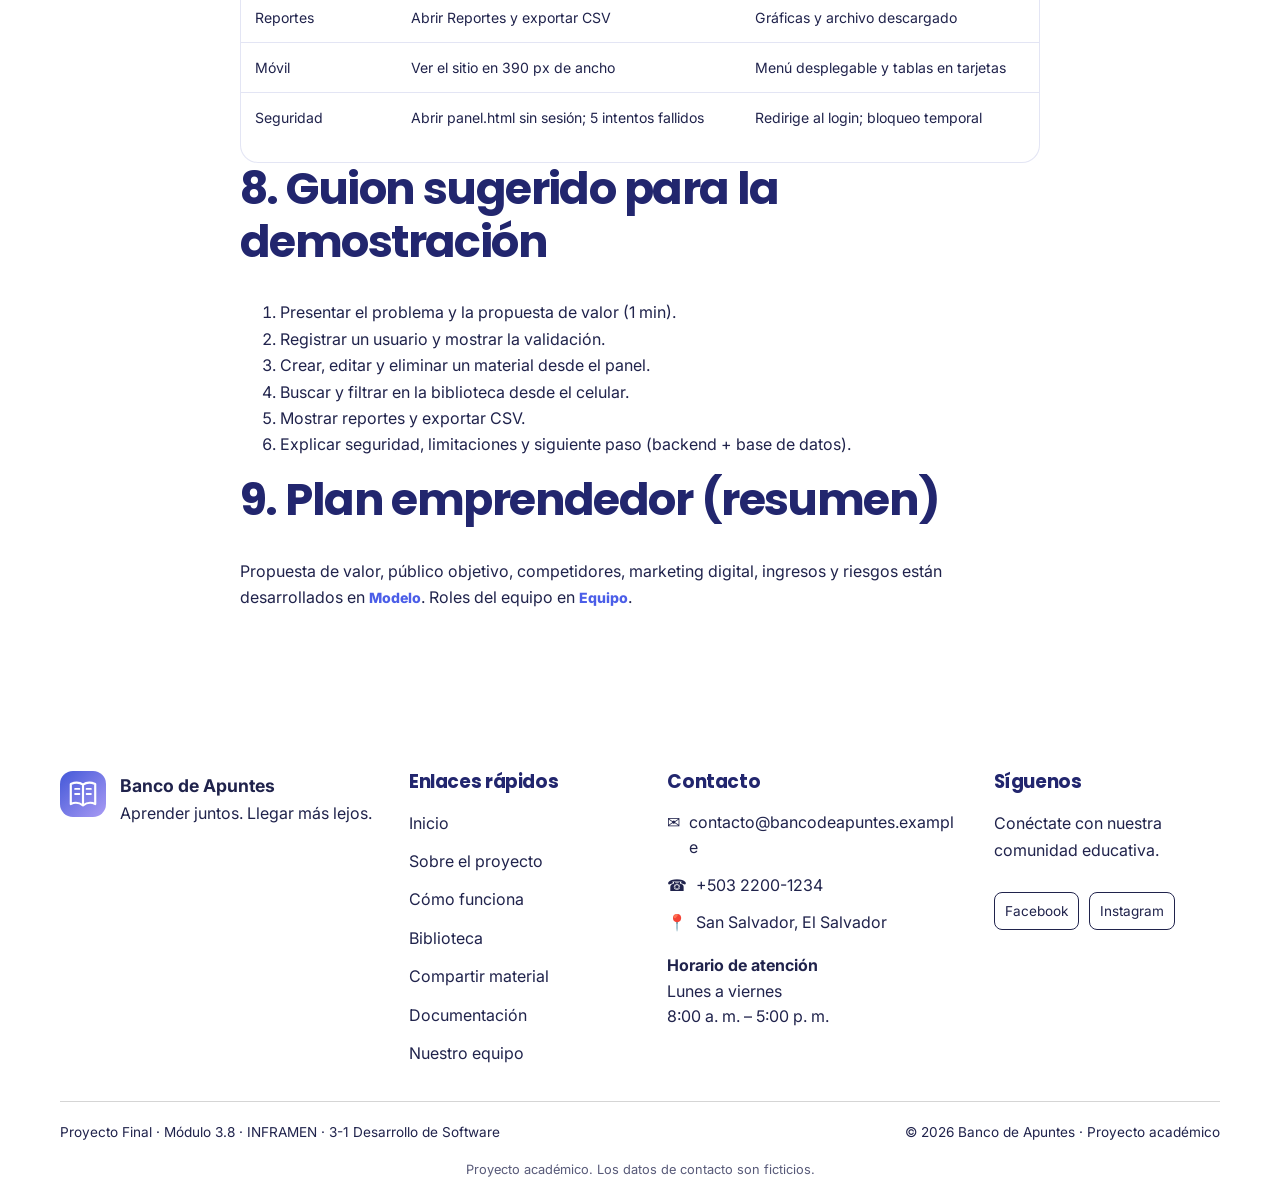
<file: documentacion.html>
<!DOCTYPE html>
<html lang="es">
<head>
  <meta charset="UTF-8">
  <meta name="viewport" content="width=device-width, initial-scale=1">
  <title>Documentación | Banco de Apuntes</title>
  <link rel="icon" href="img/logo.svg">
  <link href="https://fonts.googleapis.com/css2?family=Inter:wght@400;500;600;700;800&family=Poppins:wght@500;600;700;800&display=swap" rel="stylesheet">
  <link rel="stylesheet" href="css/style.css">
</head>
<body data-page="documentacion">
  <div id="site-header"></div>
  <main>
    <section class="page-hero compact"><div class="container">
      <span class="kicker">Documentación del proyecto</span>
      <h1>Documentación <span class="gradient-text">técnica y emprendedora.</span></h1>
      <p>Proyecto Final · Módulo 3.8 · 3-1 Desarrollo de Software · INFRAMEN.</p></div></section>
    <section class="section"><div class="container narrow doc-body">

      <h2>1. Descripción general</h2>
      <p><strong>Banco de Apuntes</strong> es una aplicación web para compartir, buscar y gestionar materiales de estudio de bachillerato. Resuelve la dispersión de apuntes en chats y carpetas personales con una biblioteca organizada, con autoría y búsqueda. El análisis de mercado, competidores y marketing está en la página <a class="text-link" href="modelo.html">Modelo</a>.</p>

      <h2>2. Requisitos funcionales</h2>
      <div class="table-wrap"><table class="data-table"><thead><tr><th>Código</th><th>Requisito</th><th>Dónde está</th></tr></thead><tbody>
        <tr><td data-label="Código">RF-01</td><td data-label="Requisito">Registro de usuarios con validación</td><td data-label="Dónde">registro.html</td></tr>
        <tr><td data-label="Código">RF-02</td><td data-label="Requisito">Inicio y cierre de sesión</td><td data-label="Dónde">login.html, menú superior</td></tr>
        <tr><td data-label="Código">RF-03</td><td data-label="Requisito">Crear material</td><td data-label="Dónde">subir.html</td></tr>
        <tr><td data-label="Código">RF-04</td><td data-label="Requisito">Consultar materiales y vista previa</td><td data-label="Dónde">biblioteca.html, panel.html</td></tr>
        <tr><td data-label="Código">RF-05</td><td data-label="Requisito">Actualizar un material propio</td><td data-label="Dónde">subir.html?id=…</td></tr>
        <tr><td data-label="Código">RF-06</td><td data-label="Requisito">Eliminar un material propio (con confirmación)</td><td data-label="Dónde">panel.html</td></tr>
        <tr><td data-label="Código">RF-07</td><td data-label="Requisito">Búsqueda y filtros por materia, tipo y favoritos</td><td data-label="Dónde">biblioteca.html, panel.html</td></tr>
        <tr><td data-label="Código">RF-08</td><td data-label="Requisito">Reportes y estadísticas, exportar CSV e imprimir</td><td data-label="Dónde">reportes.html</td></tr>
      </tbody></table></div>
      <p><strong>No funcionales:</strong> diseño adaptable a móviles, modo oscuro, accesibilidad básica (etiquetas, foco visible, textos alternativos) y funcionamiento sin servidor.</p>

      <h2>3. Arquitectura</h2>
      <p>Aplicación de front-end con HTML, CSS y JavaScript sin librerías. Los datos se guardan en <code>localStorage</code>. Archivos principales:</p>
      <ul class="check-list">
        <li><code>js/store.js</code>: capa de datos y seguridad (usuarios, sesión, CRUD de materiales).</li>
        <li><code>js/app.js</code>: navegación, biblioteca (búsqueda, filtros, favoritos, vista previa) y modo oscuro.</li>
        <li><code>js/pages.js</code>: lógica de registro, login, panel, formulario y reportes.</li>
        <li><code>js/seed.js</code>: lista de los 30 recursos base para los reportes.</li>
      </ul>

      <h2>4. Modelo de datos</h2>
      <div class="table-wrap"><table class="data-table"><thead><tr><th>Entidad</th><th>Campos</th></tr></thead><tbody>
        <tr><td data-label="Entidad">Usuario</td><td data-label="Campos">id, name, email, salt, hash, role (estudiante | admin), created</td></tr>
        <tr><td data-label="Entidad">Material</td><td data-label="Campos">id, title, subject, type, description, content, tags, ownerId, author, created, updated, views</td></tr>
      </tbody></table></div>
      <p>Relación: un usuario puede tener muchos materiales (1:N mediante <code>ownerId</code>).</p>

      <h2>5. Seguridad básica</h2>
      <ul class="check-list">
        <li>Contraseñas guardadas como hash PBKDF2-SHA256 con sal; nunca en texto plano.</li>
        <li>Política de contraseña: 8+ caracteres con mayúscula, minúscula y número.</li>
        <li>Bloqueo de 1 minuto tras 5 intentos fallidos de inicio de sesión.</li>
        <li>Sesión con expiración por 30 minutos de inactividad.</li>
        <li>Páginas protegidas (panel, subir, reportes) redirigen al login; los permisos por rol impiden editar o eliminar materiales ajenos.</li>
        <li>Texto de usuarios escapado antes de mostrarse (prevención de XSS) y validación de entradas.</li>
        <li>Redirección posterior al login limitada a páginas internas.</li>
      </ul>
      <p><strong>Limitación:</strong> al ser una versión sin servidor, la validación ocurre en el navegador. En producción las reglas deben repetirse en un backend con base de datos y HTTPS.</p>

      <h2>6. Guía de uso y credenciales de prueba</h2>
      <p>Administrador de prueba: <code>admin@bancodeapuntes.edu</code> / <code>Admin2026!</code> (puede ver y gestionar todos los materiales y usuarios). Los estudiantes se crean desde <a class="text-link" href="registro.html">Registro</a>.</p>

      <h2>7. Plan de pruebas (lista de verificación)</h2>
      <div class="table-wrap"><table class="data-table"><thead><tr><th>Prueba</th><th>Pasos</th><th>Resultado esperado</th></tr></thead><tbody>
        <tr><td data-label="Prueba">Registro</td><td data-label="Pasos">Crear cuenta con datos válidos e inválidos</td><td data-label="Resultado">Muestra errores o entra al panel</td></tr>
        <tr><td data-label="Prueba">Inicio de sesión</td><td data-label="Pasos">Credenciales correctas e incorrectas</td><td data-label="Resultado">Acceso o mensaje de error</td></tr>
        <tr><td data-label="Prueba">CRUD</td><td data-label="Pasos">Crear, editar, consultar y eliminar un material</td><td data-label="Resultado">Cambios visibles en panel y biblioteca</td></tr>
        <tr><td data-label="Prueba">Búsqueda y filtros</td><td data-label="Pasos">Buscar por palabra y combinar filtros</td><td data-label="Resultado">Lista y contador se actualizan</td></tr>
        <tr><td data-label="Prueba">Reportes</td><td data-label="Pasos">Abrir Reportes y exportar CSV</td><td data-label="Resultado">Gráficas y archivo descargado</td></tr>
        <tr><td data-label="Prueba">Móvil</td><td data-label="Pasos">Ver el sitio en 390 px de ancho</td><td data-label="Resultado">Menú desplegable y tablas en tarjetas</td></tr>
        <tr><td data-label="Prueba">Seguridad</td><td data-label="Pasos">Abrir panel.html sin sesión; 5 intentos fallidos</td><td data-label="Resultado">Redirige al login; bloqueo temporal</td></tr>
      </tbody></table></div>

      <h2>8. Guion sugerido para la demostración</h2>
      <ol>
        <li>Presentar el problema y la propuesta de valor (1 min).</li>
        <li>Registrar un usuario y mostrar la validación.</li>
        <li>Crear, editar y eliminar un material desde el panel.</li>
        <li>Buscar y filtrar en la biblioteca desde el celular.</li>
        <li>Mostrar reportes y exportar CSV.</li>
        <li>Explicar seguridad, limitaciones y siguiente paso (backend + base de datos).</li>
      </ol>

      <h2>9. Plan emprendedor (resumen)</h2>
      <p>Propuesta de valor, público objetivo, competidores, marketing digital, ingresos y riesgos están desarrollados en <a class="text-link" href="modelo.html">Modelo</a>. Roles del equipo en <a class="text-link" href="equipo.html">Equipo</a>.</p>
    </div></section>
  </main>
  <div id="site-footer"></div>
  <script src="js/seed.js"></script>
  <script src="js/store.js"></script>
  <script src="js/app.js"></script>
  <script src="js/pages.js"></script>
</body>
</html>
</file>
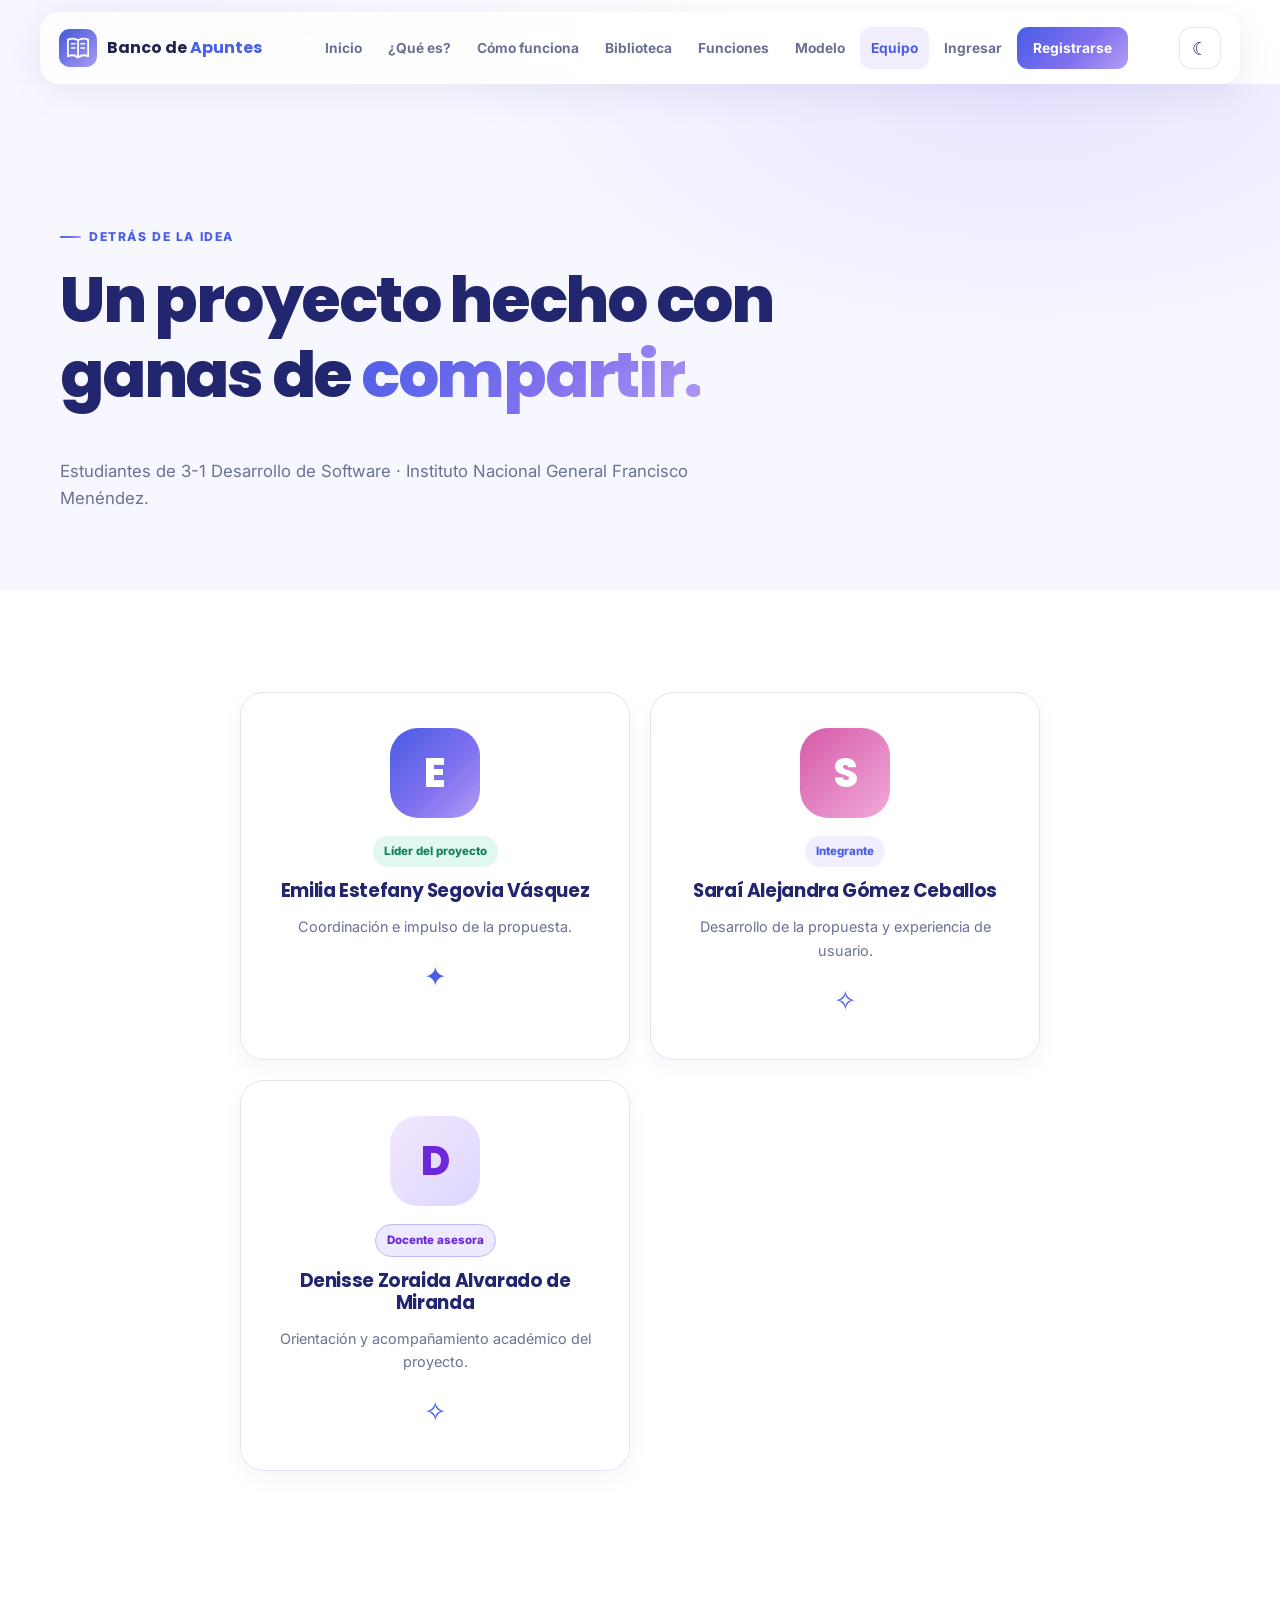
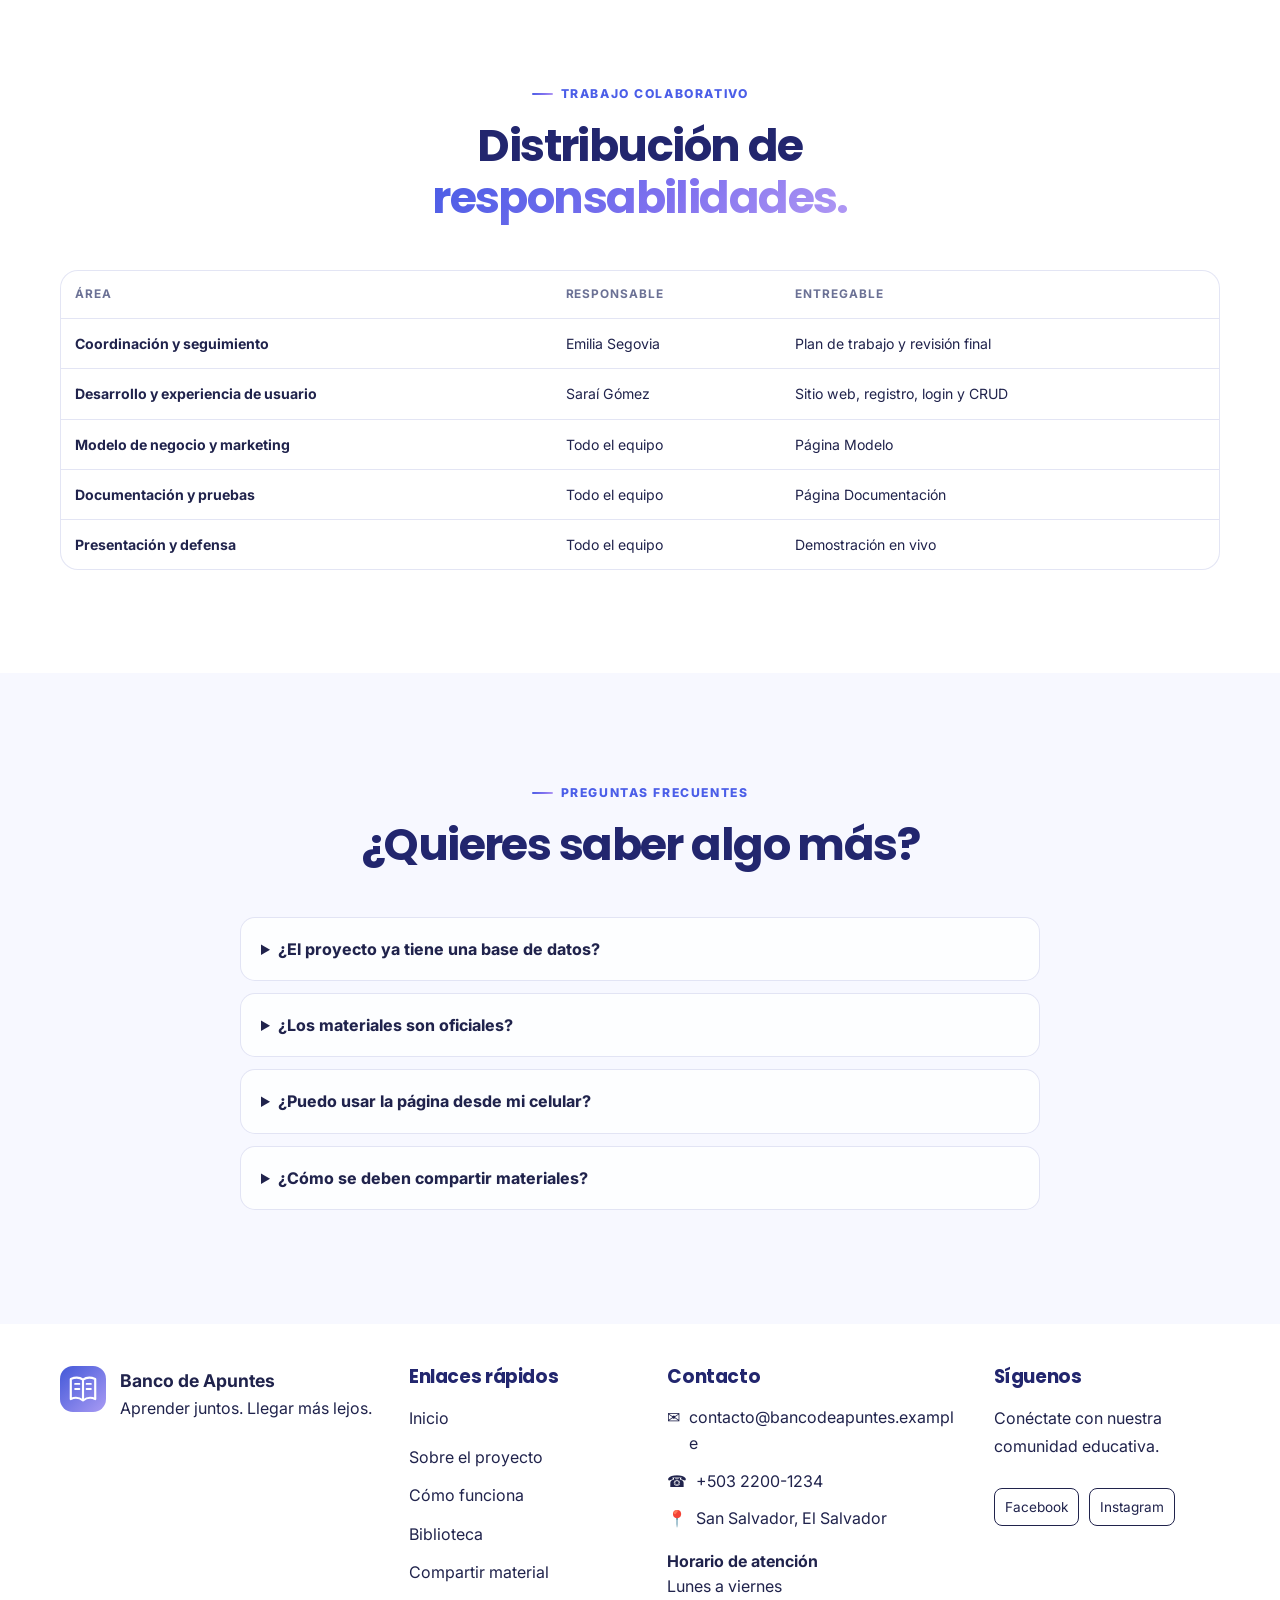
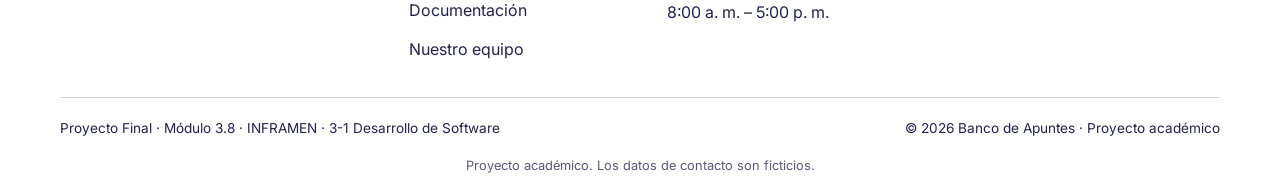
<file: equipo.html>
<!DOCTYPE html>
<html lang="es">
<head>
  <meta charset="UTF-8">
  <meta name="viewport" content="width=device-width, initial-scale=1">
  <title>Equipo | Banco de Apuntes</title>
  <link rel="icon" href="img/logo.svg">
  <link href="https://fonts.googleapis.com/css2?family=Inter:wght@400;500;600;700;800&family=Poppins:wght@500;600;700;800&display=swap" rel="stylesheet">
  <link rel="stylesheet" href="css/style.css">
</head>
<body data-page="equipo">
  <div id="site-header"></div>

  <main>
    <section class="page-hero">
      <div class="container">
        <span class="kicker">Detrás de la idea</span>
        <h1>Un proyecto hecho con ganas de <span class="gradient-text">compartir.</span></h1>
        <p>Estudiantes de 3-1 Desarrollo de Software · Instituto Nacional General Francisco Menéndez.</p>
        <div class="breadcrumb">
        </div>
      </div>
    </section>

    <section class="section">
      <div class="container">
        <div class="team-grid">
          <article class="team-card">
            <div class="avatar avatar-one">E</div>
            <span class="role-pill lead-pill">Líder del proyecto</span>
            <h3>Emilia Estefany Segovia Vásquez</h3>
            <p>Coordinación e impulso de la propuesta.</p>
            <div class="team-decoration">✦</div>
          </article>

          <article class="team-card">
            <div class="avatar avatar-two">S</div>
            <span class="role-pill">Integrante</span>
            <h3>Saraí Alejandra Gómez Ceballos</h3>
            <p>Desarrollo de la propuesta y experiencia de usuario.</p>
            <div class="team-decoration">✧</div>
          </article>

          <article class="team-card">
            <div class="avatar avatar-three">D</div>
            <span class="role-pill teacher-pill">Docente asesora</span>
            <h3>Denisse Zoraida Alvarado de Miranda</h3>
            <p>Orientación y acompañamiento académico del proyecto.</p>
            <div class="team-decoration">✧</div>
          </article>
        </div>
      </div>
    </section>

    <section class="section">
      <div class="container">
        <div class="section-heading">
          <span class="kicker">Trabajo colaborativo</span>
          <h2>Distribución de <span class="gradient-text">responsabilidades.</span></h2>
        </div>
        <div class="table-wrap"><table class="data-table"><thead><tr><th>Área</th><th>Responsable</th><th>Entregable</th></tr></thead><tbody>
          <tr><td data-label="Área"><strong>Coordinación y seguimiento</strong></td><td data-label="Responsable">Emilia Segovia</td><td data-label="Entregable">Plan de trabajo y revisión final</td></tr>
          <tr><td data-label="Área"><strong>Desarrollo y experiencia de usuario</strong></td><td data-label="Responsable">Saraí Gómez</td><td data-label="Entregable">Sitio web, registro, login y CRUD</td></tr>
          <tr><td data-label="Área"><strong>Modelo de negocio y marketing</strong></td><td data-label="Responsable">Todo el equipo</td><td data-label="Entregable">Página Modelo</td></tr>
          <tr><td data-label="Área"><strong>Documentación y pruebas</strong></td><td data-label="Responsable">Todo el equipo</td><td data-label="Entregable">Página Documentación</td></tr>
          <tr><td data-label="Área"><strong>Presentación y defensa</strong></td><td data-label="Responsable">Todo el equipo</td><td data-label="Entregable">Demostración en vivo</td></tr>
        </tbody></table></div>
      </div>
    </section>

    <section class="section soft-section">
      <div class="container narrow">
        <div class="section-heading">
          <span class="kicker">Preguntas frecuentes</span>
          <h2>¿Quieres saber algo más?</h2>
        </div>

        <details class="faq">
          <summary>¿El proyecto ya tiene una base de datos?</summary>
          <p>Esta versión guarda usuarios y materiales en el navegador (localStorage). Para compartirlos entre dispositivos se necesitaría conectar un backend y una base de datos.</p>
        </details>

        <details class="faq">
          <summary>¿Los materiales son oficiales?</summary>
          <p>No. Los recursos incluidos son ejemplos para mostrar cómo funcionaría la biblioteca.</p>
        </details>

        <details class="faq">
          <summary>¿Puedo usar la página desde mi celular?</summary>
          <p>Sí. El diseño se adapta a pantallas pequeñas y grandes.</p>
        </details>

        <details class="faq">
          <summary>¿Cómo se deben compartir materiales?</summary>
          <p>Solo deben compartirse recursos propios o aquellos que se tenga permiso de distribuir.</p>
        </details>
      </div>
    </section>
  </main>

  <div id="site-footer"></div>
  <script src="js/seed.js"></script>
  <script src="js/store.js"></script>
  <script src="js/app.js"></script>
  <script src="js/pages.js"></script>
</body>
</html>
</file>
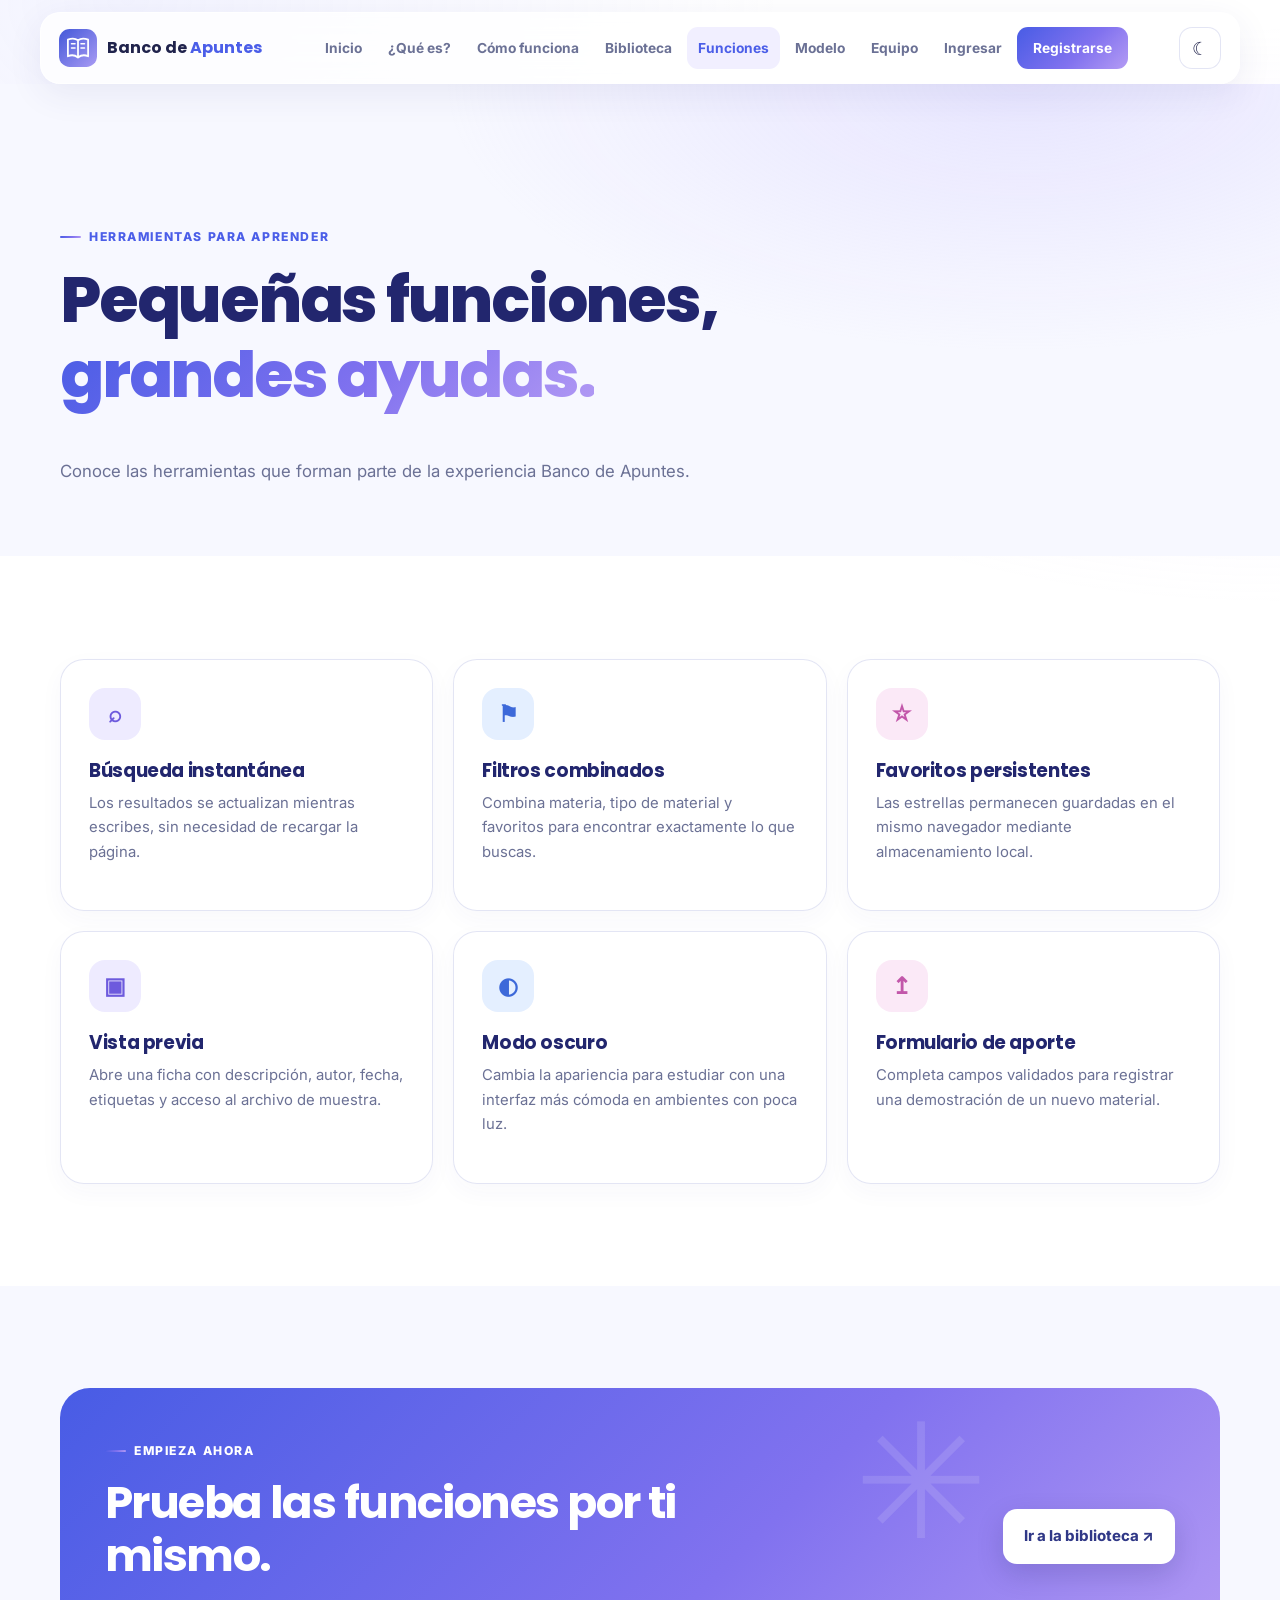
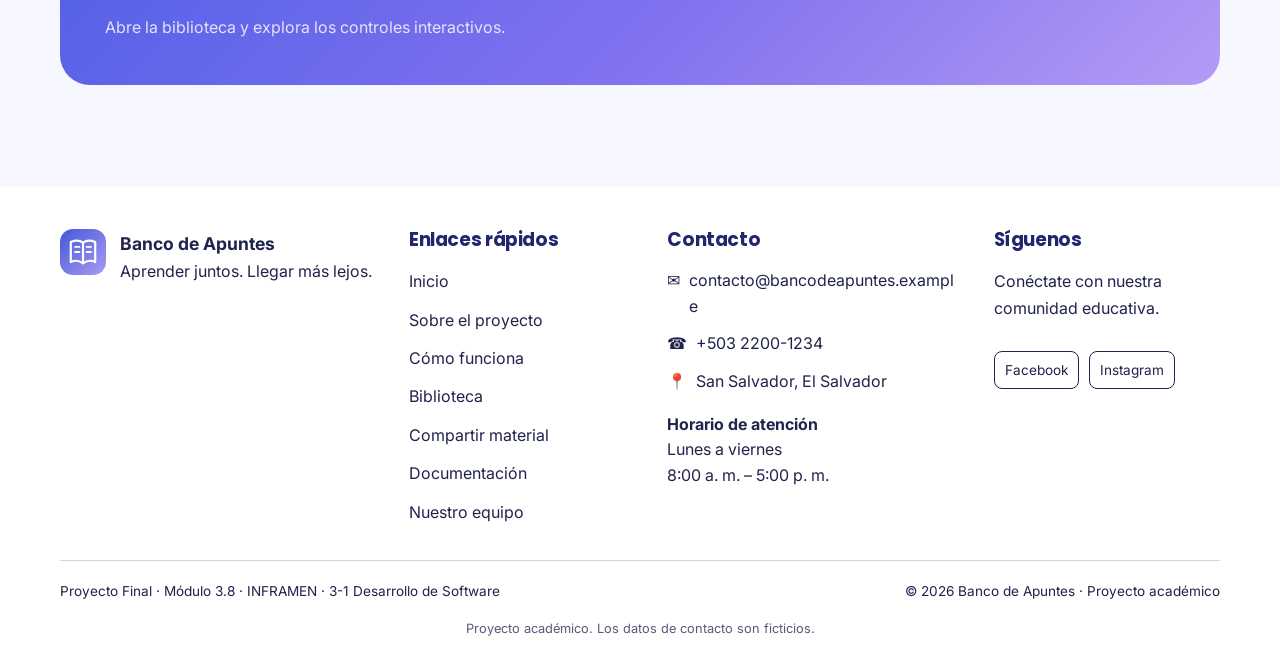
<file: funciones.html>
<!DOCTYPE html>
<html lang="es">
<head>
  <meta charset="UTF-8">
  <meta name="viewport" content="width=device-width, initial-scale=1">
  <title>Funciones | Banco de Apuntes</title>
  <link rel="icon" href="img/logo.svg">
  <link href="https://fonts.googleapis.com/css2?family=Inter:wght@400;500;600;700;800&family=Poppins:wght@500;600;700;800&display=swap" rel="stylesheet">
  <link rel="stylesheet" href="css/style.css">
</head>
<body data-page="funciones">
  <div id="site-header"></div>
  <main>
    <section class="page-hero">
      <div class="container">
        <span class="kicker">Herramientas para aprender</span>
        <h1>Pequeñas funciones, <span class="gradient-text">grandes ayudas.</span></h1>
        <p>Conoce las herramientas que forman parte de la experiencia Banco de Apuntes.</p>
       </div>
    </section>

    <section class="section">
      <div class="container">
        <div class="feature-grid">
          <article class="feature-card">
            <div class="feature-icon purple">⌕</div>
            <h3>Búsqueda instantánea</h3>
            <p>Los resultados se actualizan mientras escribes, sin necesidad de recargar la página.</p>
          </article>
          <article class="feature-card">
            <div class="feature-icon blue">⚑</div>
            <h3>Filtros combinados</h3>
            <p>Combina materia, tipo de material y favoritos para encontrar exactamente lo que buscas.</p>
          </article>
          <article class="feature-card">
            <div class="feature-icon pink">☆</div>
            <h3>Favoritos persistentes</h3>
            <p>Las estrellas permanecen guardadas en el mismo navegador mediante almacenamiento local.</p>
          </article>
          <article class="feature-card">
            <div class="feature-icon purple">▣</div>
            <h3>Vista previa</h3>
            <p>Abre una ficha con descripción, autor, fecha, etiquetas y acceso al archivo de muestra.</p>
          </article>
          <article class="feature-card">
            <div class="feature-icon blue">◐</div>
            <h3>Modo oscuro</h3>
            <p>Cambia la apariencia para estudiar con una interfaz más cómoda en ambientes con poca luz.</p>
          </article>
          <article class="feature-card">
            <div class="feature-icon pink">↥</div>
            <h3>Formulario de aporte</h3>
            <p>Completa campos validados para registrar una demostración de un nuevo material.</p>
          </article>
        </div>
      </div>
    </section>

    <section class="section soft-section">
      <div class="container callout">
        <div>
          <span class="kicker light-kicker">Empieza ahora</span>
          <h2>Prueba las funciones por ti mismo.</h2>
          <p>Abre la biblioteca y explora los controles interactivos.</p>
        </div>
        <a class="btn btn-white" href="biblioteca.html">Ir a la biblioteca ↗</a>
        <div class="callout-decoration">✳</div>
      </div>
    </section>
  </main>
  <div id="site-footer"></div>
  <script src="js/seed.js"></script>
  <script src="js/store.js"></script>
  <script src="js/app.js"></script>
  <script src="js/pages.js"></script>
</body>
</html>
</file>
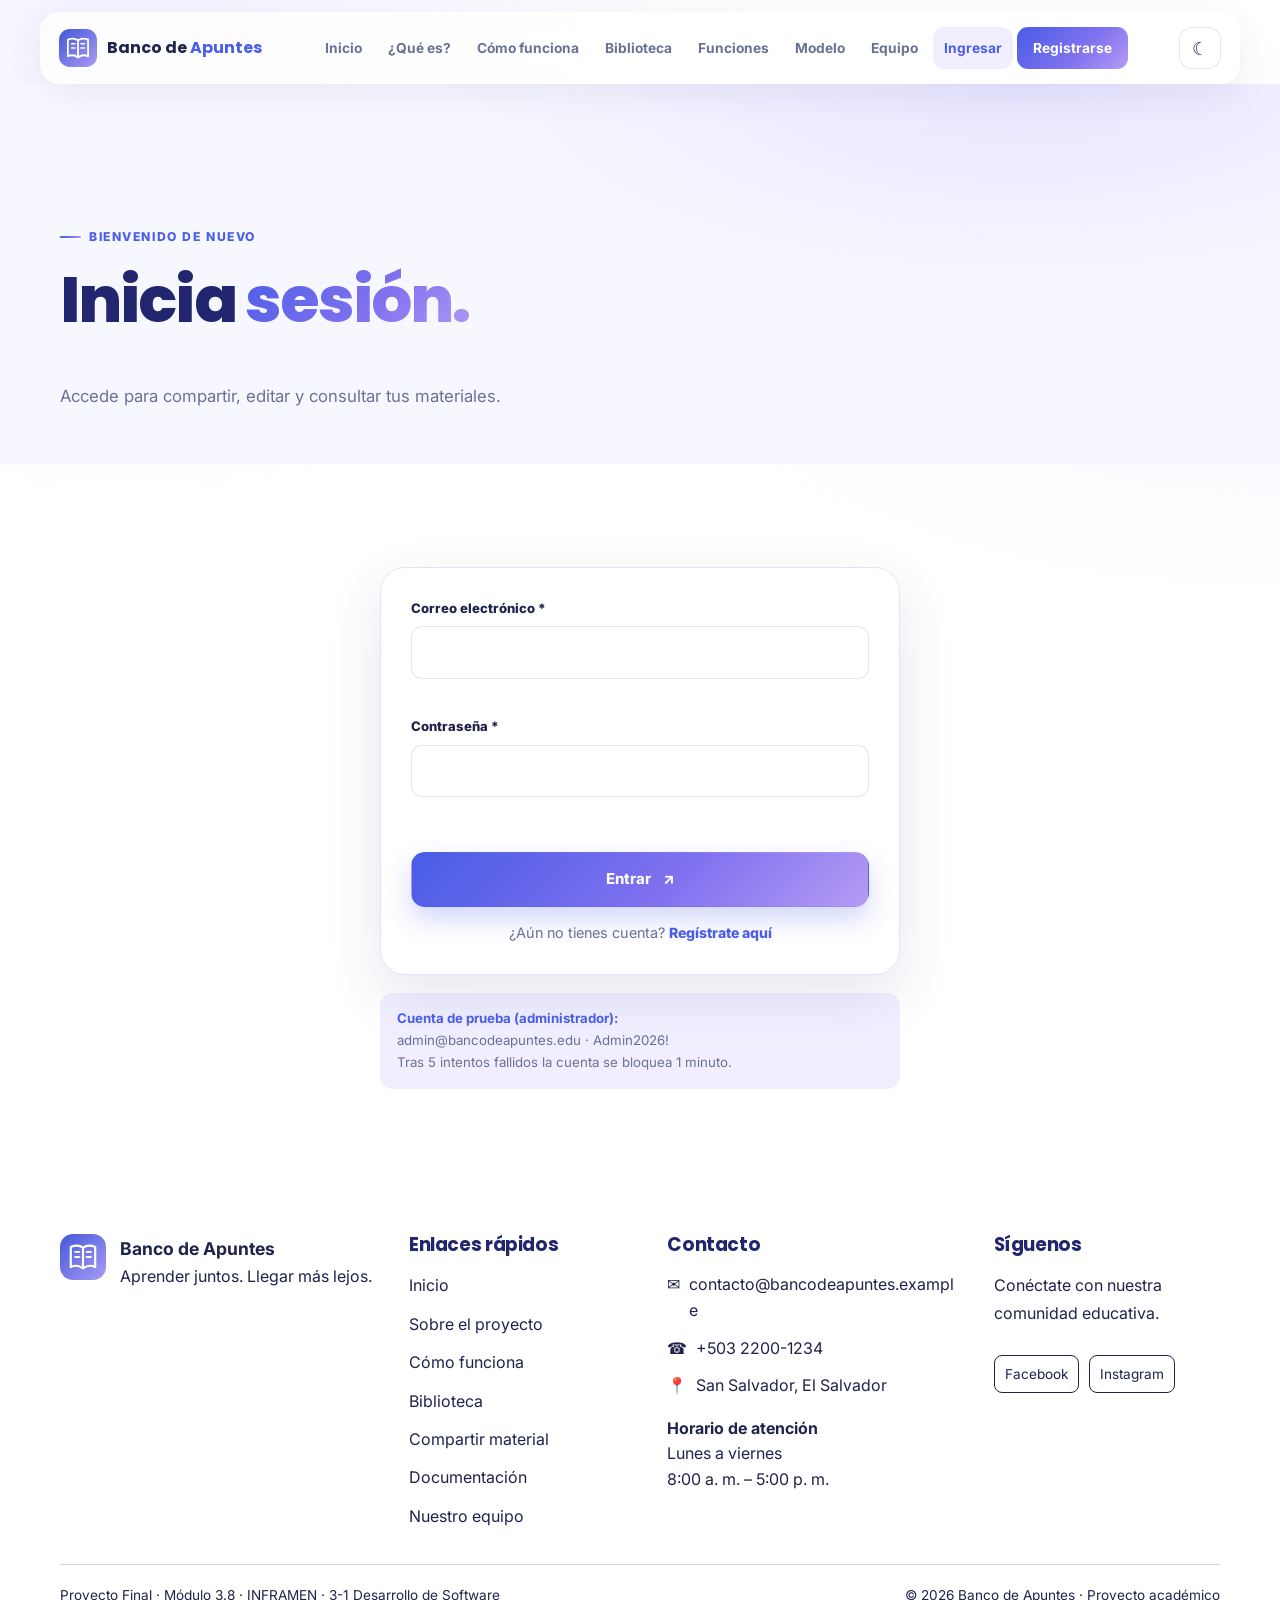
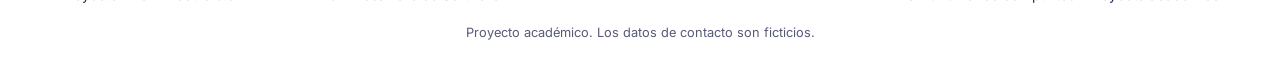
<file: login.html>
<!DOCTYPE html>
<html lang="es">
<head>
  <meta charset="UTF-8">
  <meta name="viewport" content="width=device-width, initial-scale=1">
  <title>Iniciar sesión | Banco de Apuntes</title>
  <link rel="icon" href="img/logo.svg">
  <link href="https://fonts.googleapis.com/css2?family=Inter:wght@400;500;600;700;800&family=Poppins:wght@500;600;700;800&display=swap" rel="stylesheet">
  <link rel="stylesheet" href="css/style.css">
</head>
<body data-page="login">
  <div id="site-header"></div>
  <main>
    <section class="page-hero compact"><div class="container">
      <span class="kicker">Bienvenido de nuevo</span><h1>Inicia <span class="gradient-text">sesión.</span></h1><p>Accede para compartir, editar y consultar tus materiales.</p></div></section>
    <section class="section"><div class="container narrow auth-wrap">
      <form id="login-form" class="upload-form" novalidate>
        <div class="form-field"><label for="email">Correo electrónico *</label>
          <input id="email" name="email" type="email" required maxlength="100" autocomplete="username"><small class="field-error" data-error-for="email"></small></div>
        <div class="form-field"><label for="password">Contraseña *</label>
          <input id="password" name="password" type="password" required maxlength="64" autocomplete="current-password"><small class="field-error" data-error-for="password"></small></div>
        <small class="field-error" id="login-error" role="alert"></small>
        <button class="btn btn-primary submit-button" type="submit">Entrar <span>↗</span></button>
        <p class="muted auth-alt">¿Aún no tienes cuenta? <a class="text-link" href="registro.html">Regístrate aquí</a></p>
      </form>
      <div class="notice-box"><strong>Cuenta de prueba (administrador):</strong><br>admin@bancodeapuntes.edu · Admin2026!<br>Tras 5 intentos fallidos la cuenta se bloquea 1 minuto.</div>
    </div></section>
  </main>
  <div id="site-footer"></div>
  <script src="js/seed.js"></script>
  <script src="js/store.js"></script>
  <script src="js/app.js"></script>
  <script src="js/pages.js"></script>
</body>
</html>
</file>
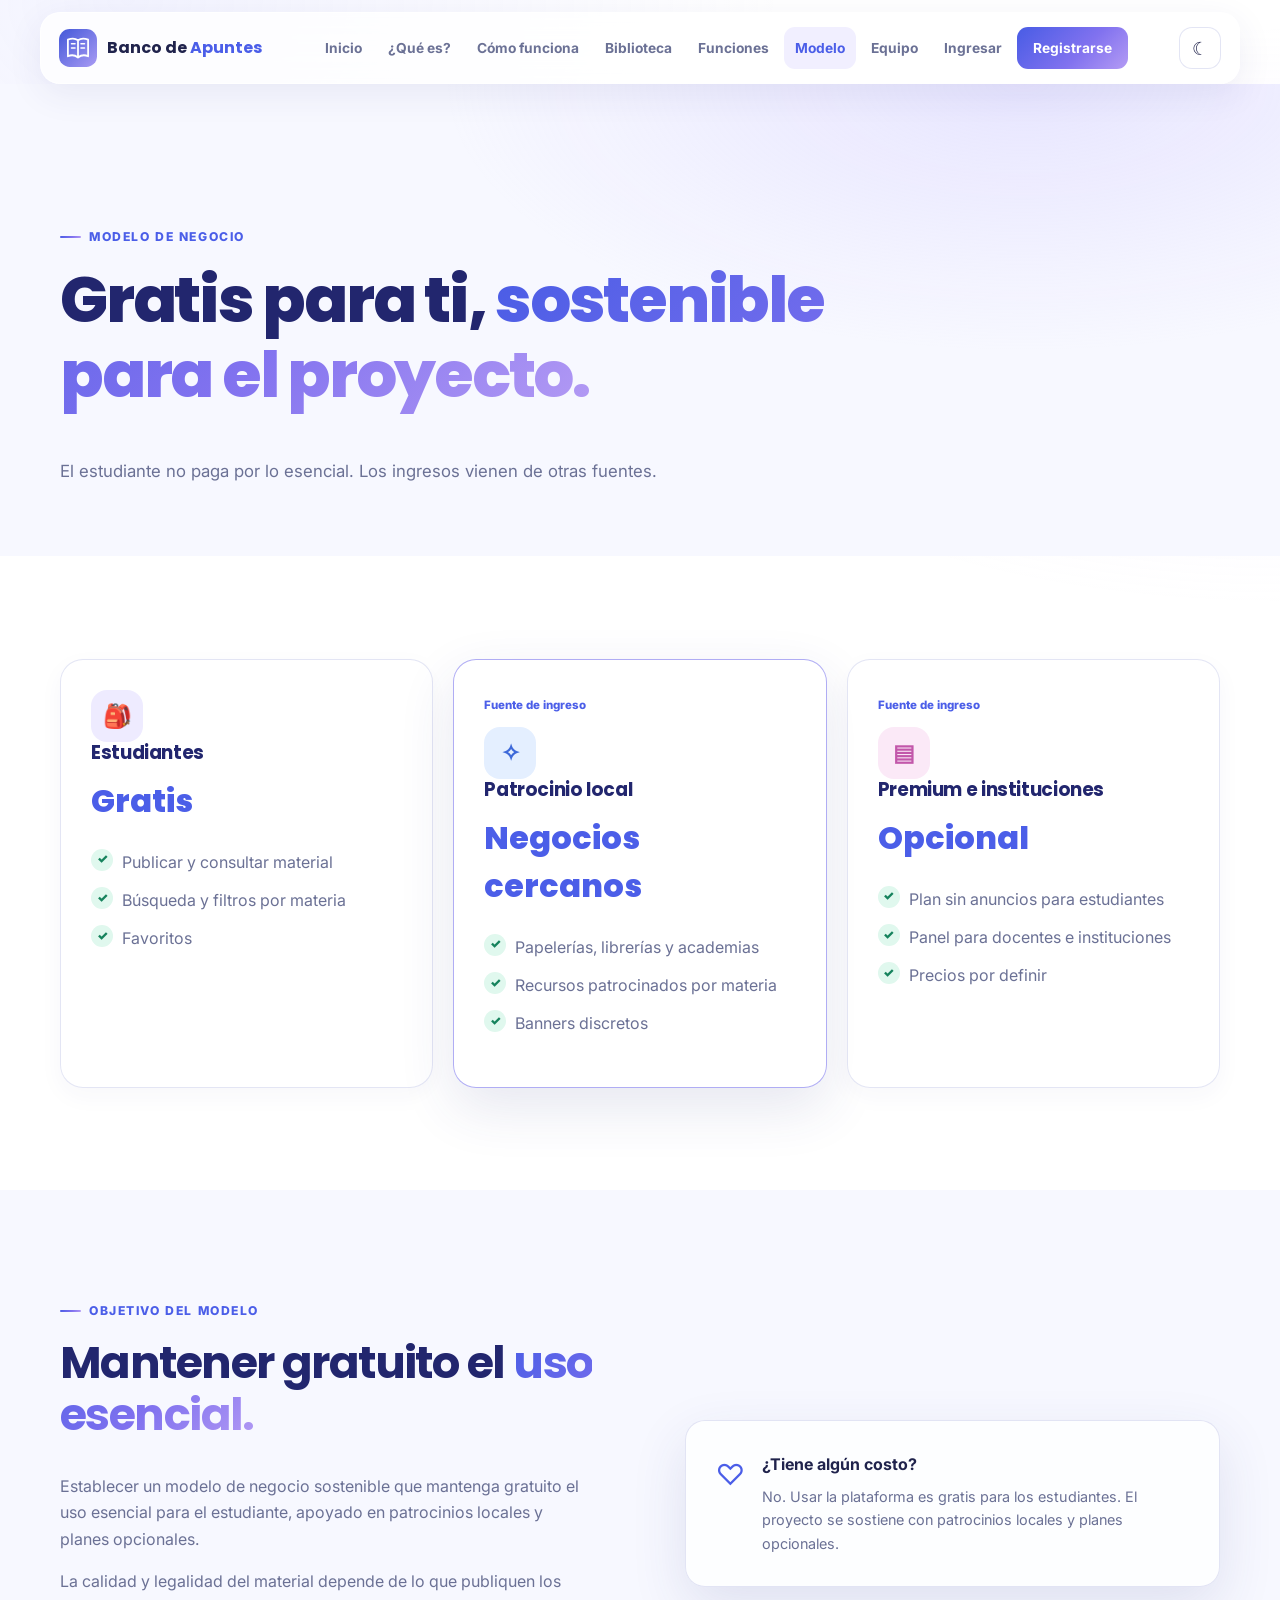
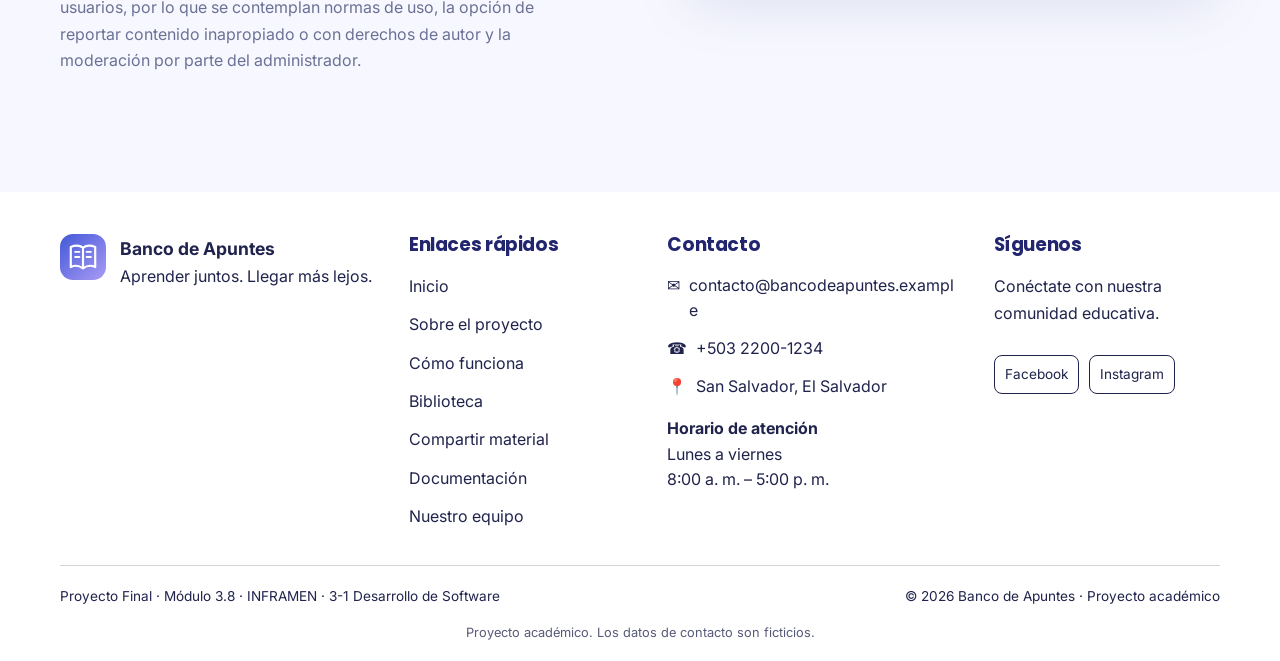
<file: modelo.html>
<!DOCTYPE html>
<html lang="es">
<head>
  <meta charset="UTF-8">
  <meta name="viewport" content="width=device-width, initial-scale=1">
  <title>Modelo de negocio | Banco de Apuntes</title>
  <link rel="icon" href="img/logo.svg">
  <link href="https://fonts.googleapis.com/css2?family=Inter:wght@400;500;600;700;800&family=Poppins:wght@500;600;700;800&display=swap" rel="stylesheet">
  <link rel="stylesheet" href="css/style.css">
</head>
<body data-page="modelo">
  <div id="site-header"></div>
  <main>
    <section class="page-hero">
      <div class="container">
        <span class="kicker">Modelo de negocio</span>
        <h1>Gratis para ti, <span class="gradient-text">sostenible para el proyecto.</span></h1>
        <p>El estudiante no paga por lo esencial. Los ingresos vienen de otras fuentes.</p>
      </div>
    </section>

    <section class="section">
      <div class="container">
        <div class="pricing-grid">
          <article class="price-card">
            <div class="feature-icon purple">🎒</div>
            <h3>Estudiantes</h3>
            <div class="price">Gratis</div>
            <ul class="check-list">
              <li>Publicar y consultar material</li>
              <li>Búsqueda y filtros por materia</li>
              <li>Favoritos</li>
            </ul>
          </article>

          <article class="price-card featured-price">
            <span class="popular-label">Fuente de ingreso</span>
            <div class="feature-icon blue">✧</div>
            <h3>Patrocinio local</h3>
            <div class="price">Negocios cercanos</div>
            <ul class="check-list">
              <li>Papelerías, librerías y academias</li>
              <li>Recursos patrocinados por materia</li>
              <li>Banners discretos</li>
            </ul>
          </article>

          <article class="price-card">
            <span class="popular-label">Fuente de ingreso</span>
            <div class="feature-icon pink">▤</div>
            <h3>Premium e instituciones</h3>
            <div class="price">Opcional</div>
            <ul class="check-list">
              <li>Plan sin anuncios para estudiantes</li>
              <li>Panel para docentes e instituciones</li>
              <li>Precios por definir</li>
            </ul>
          </article>
        </div>
      </div>
    </section>

    <section class="section soft-section">
      <div class="container split">
        <div>
          <span class="kicker">Objetivo del modelo</span>
          <h2>Mantener gratuito el <span class="gradient-text">uso esencial.</span></h2>
          <p class="muted">Establecer un modelo de negocio sostenible que mantenga gratuito el uso esencial para el estudiante, apoyado en patrocinios locales y planes opcionales.</p>
          <p class="muted">La calidad y legalidad del material depende de lo que publiquen los usuarios, por lo que se contemplan normas de uso, la opción de reportar contenido inapropiado o con derechos de autor y la moderación por parte del administrador.</p>
        </div>
        <div class="info-panel tall-panel">
          <span class="panel-icon">♡</span>
          <div>
            <b>¿Tiene algún costo?</b>
            <p>No. Usar la plataforma es gratis para los estudiantes. El proyecto se sostiene con patrocinios locales y planes opcionales.</p>
          </div>
        </div>
      </div>
    </section>
  </main>
  <div id="site-footer"></div>
  <script src="js/seed.js"></script>
  <script src="js/store.js"></script>
  <script src="js/app.js"></script>
  <script src="js/pages.js"></script>
</body>
</html>
</file>
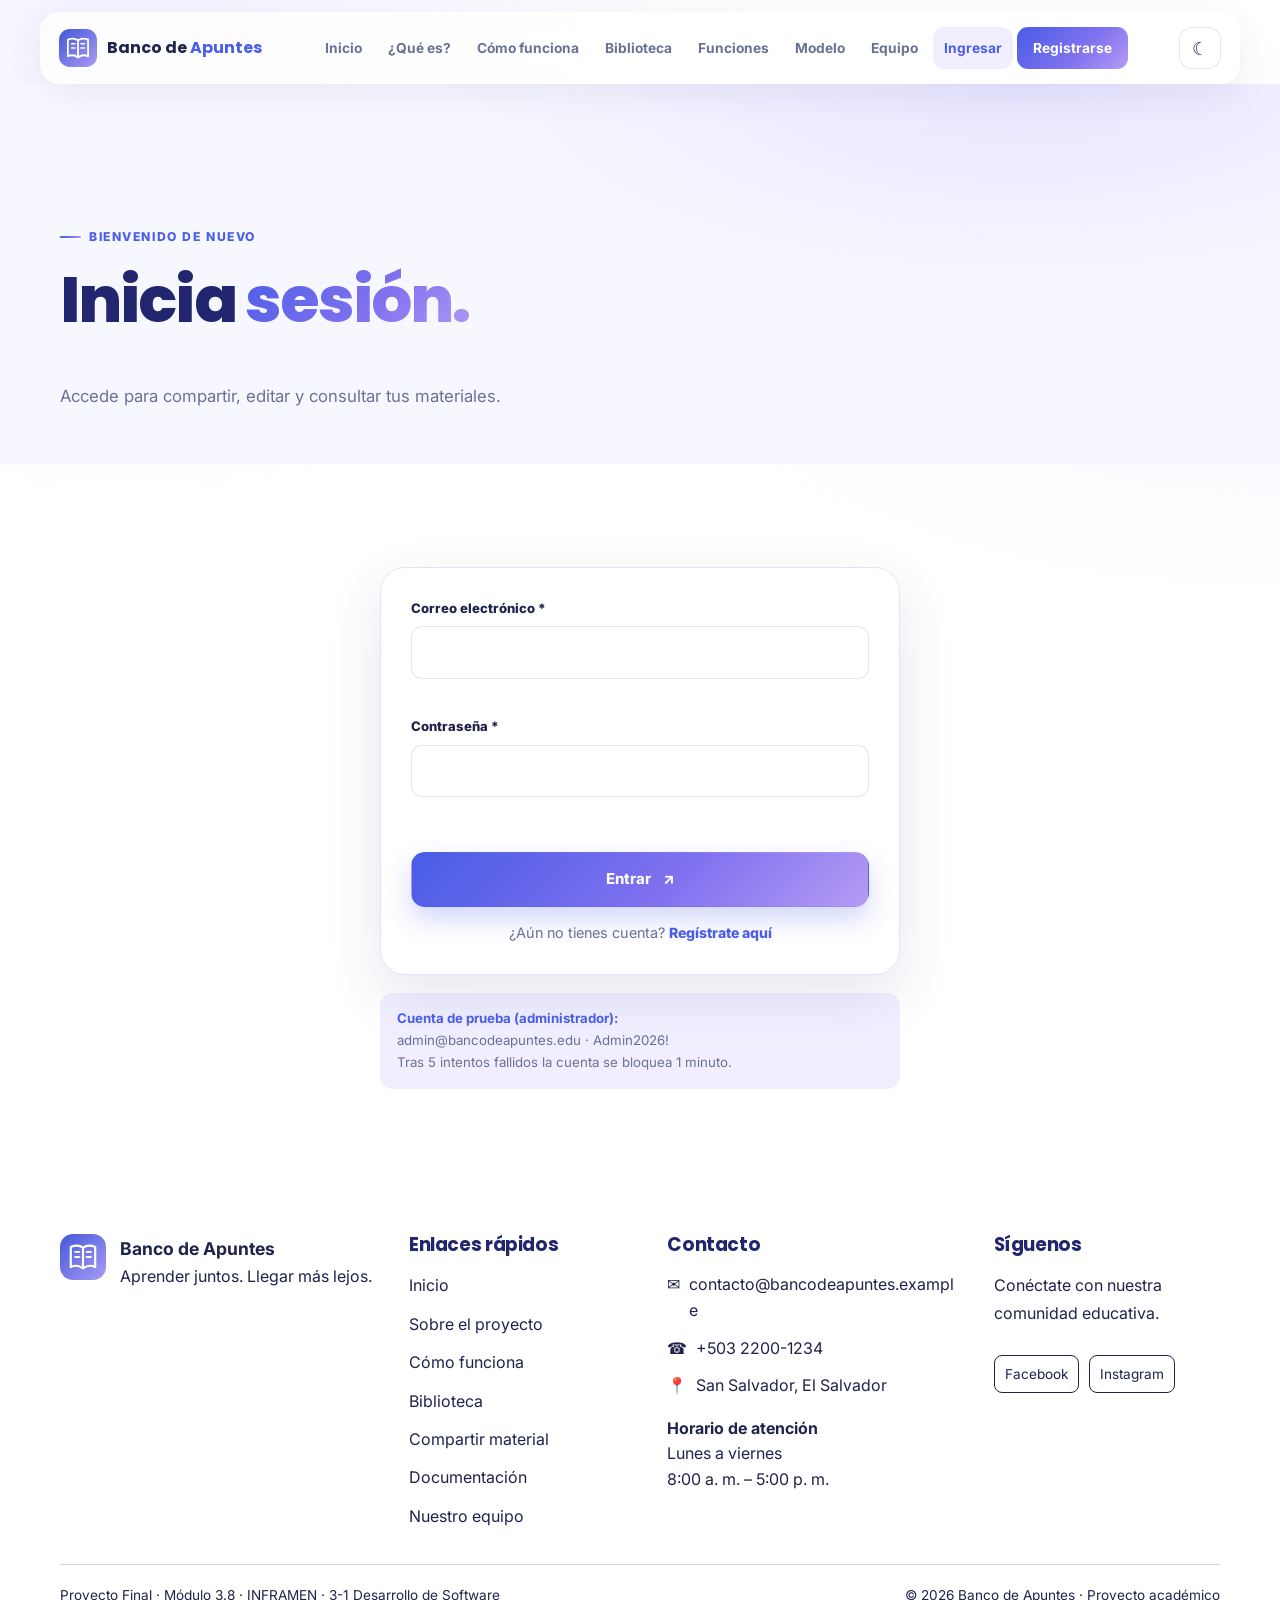
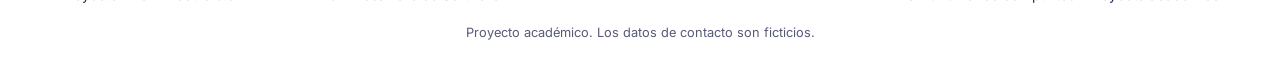
<file: panel.html>
<!DOCTYPE html>
<html lang="es">
<head>
  <meta charset="UTF-8">
  <meta name="viewport" content="width=device-width, initial-scale=1">
  <title>Mi panel | Banco de Apuntes</title>
  <link rel="icon" href="img/logo.svg">
  <link href="https://fonts.googleapis.com/css2?family=Inter:wght@400;500;600;700;800&family=Poppins:wght@500;600;700;800&display=swap" rel="stylesheet">
  <link rel="stylesheet" href="css/style.css">
</head>
<body data-page="panel">
  <div id="site-header"></div>
  <main>
    <section class="page-hero compact"><div class="container">
      <span class="kicker">Gestión de materiales</span><h1>Mi <span class="gradient-text">panel.</span></h1><p>Consulta, edita y elimina los materiales que has compartido.</p></div></section>
    <section class="section"><div class="container">
      <div class="panel-bar">
        <label class="search-box"><span>⌕</span><input id="panel-search" type="search" placeholder="Buscar en mis materiales..." aria-label="Buscar en mis materiales"></label>
        <select id="panel-subject" aria-label="Filtrar por materia"><option value="all">Todas las materias</option>
          <option value="prog">Programación</option><option value="mate">Matemáticas</option><option value="bd">Bases de datos</option><option value="lengua">Lenguaje</option></select>
        <a href="subir.html" class="btn btn-primary">＋ Nuevo material</a>
      </div>
      <p class="muted" id="panel-count"></p>
      <div class="table-wrap"><table class="data-table"><thead><tr>
        <th>Título</th><th>Materia</th><th>Tipo</th><th>Autor</th><th>Fecha</th><th>Vistas</th><th>Acciones</th></tr></thead>
        <tbody id="panel-body"></tbody></table></div>
      <div id="panel-empty" class="empty-state" hidden><div class="empty-icon">▤</div><h3>Aún no hay materiales</h3>
        <p>Comparte tu primer apunte con la comunidad.</p><a href="subir.html" class="btn btn-primary">Compartir material</a></div>
    </div></section>
  </main>
  <div id="site-footer"></div>
  <script src="js/seed.js"></script>
  <script src="js/store.js"></script>
  <script src="js/app.js"></script>
  <script src="js/pages.js"></script>
</body>
</html>
</file>
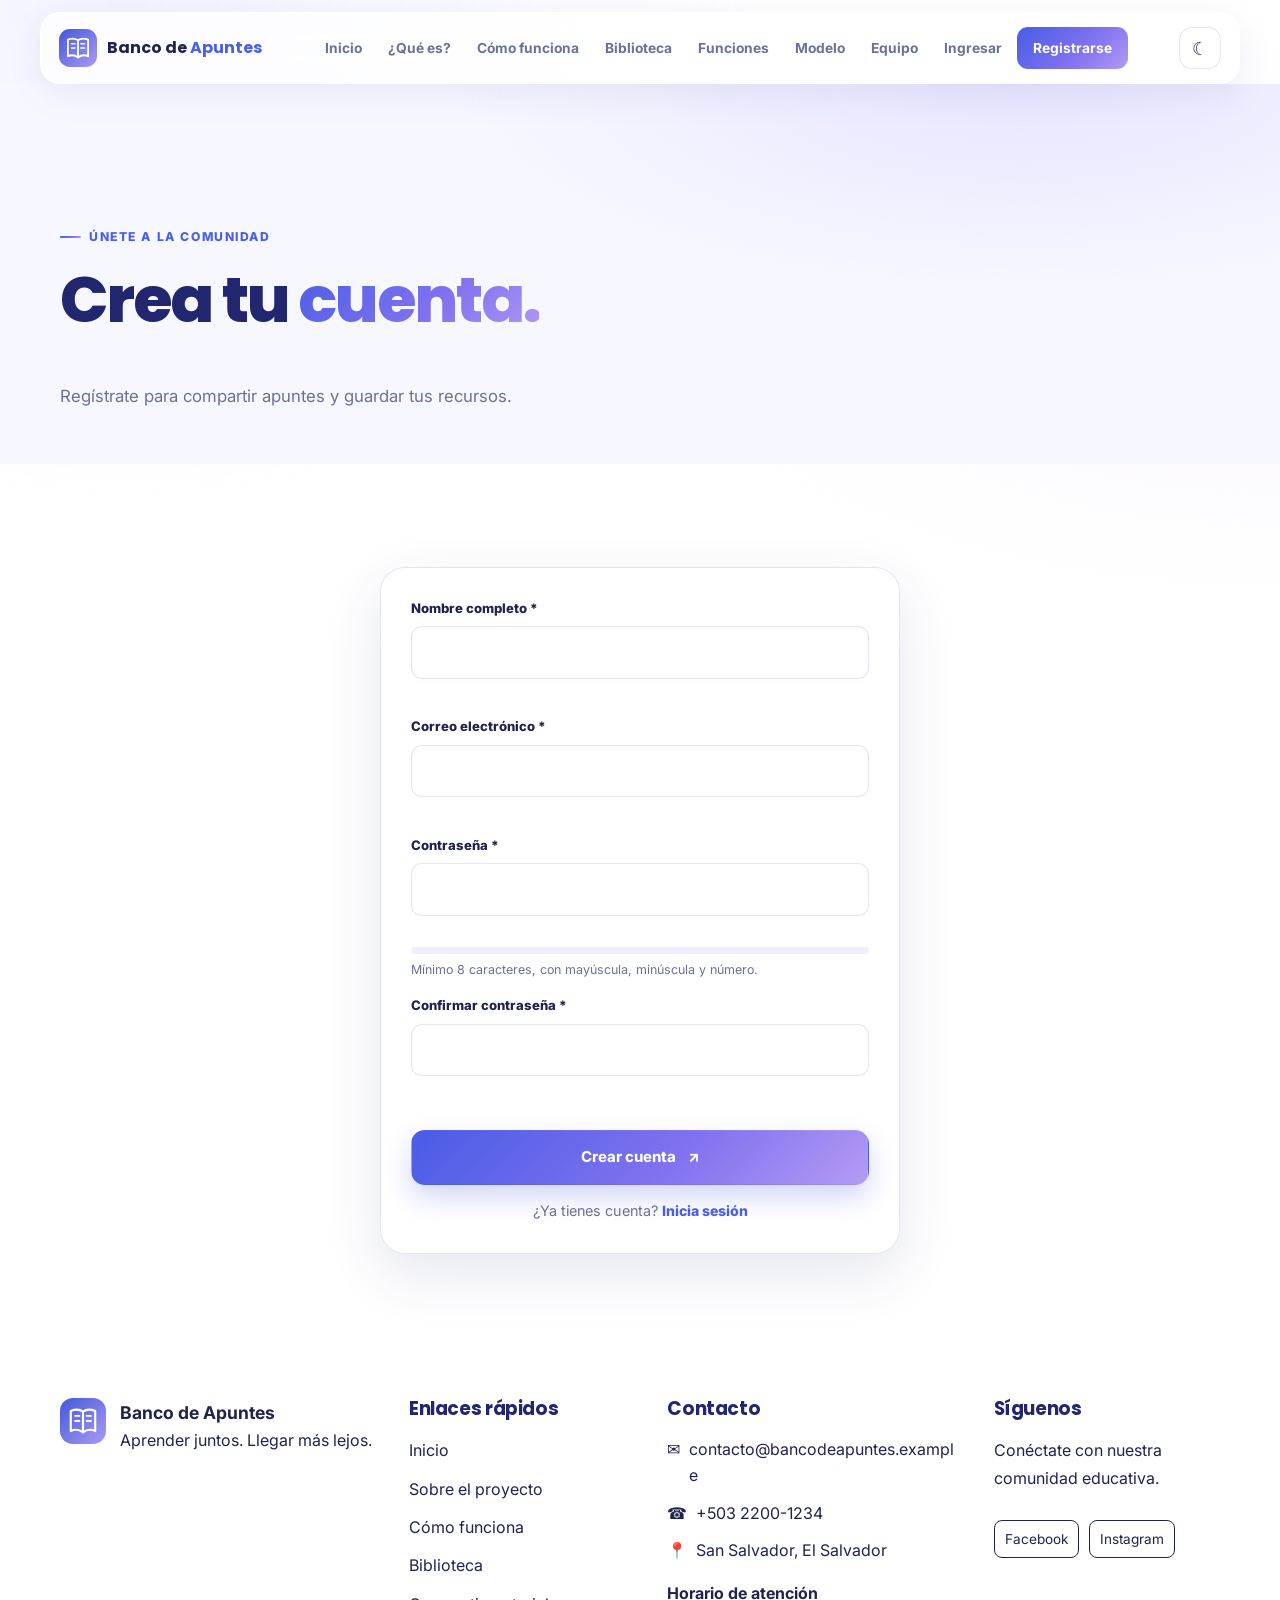
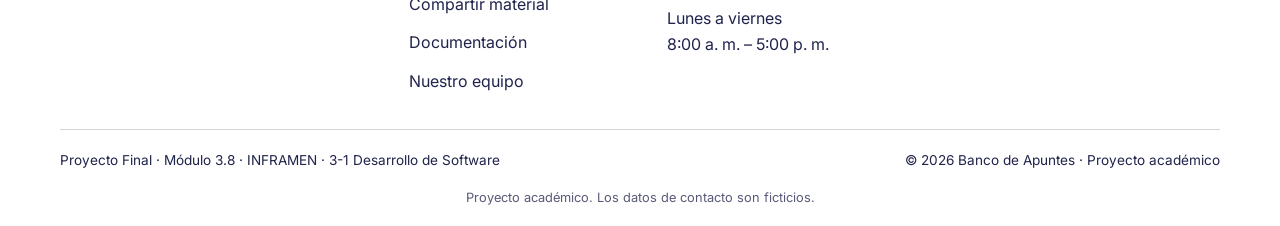
<file: registro.html>
<!DOCTYPE html>
<html lang="es">
<head>
  <meta charset="UTF-8">
  <meta name="viewport" content="width=device-width, initial-scale=1">
  <title>Crear cuenta | Banco de Apuntes</title>
  <link rel="icon" href="img/logo.svg">
  <link href="https://fonts.googleapis.com/css2?family=Inter:wght@400;500;600;700;800&family=Poppins:wght@500;600;700;800&display=swap" rel="stylesheet">
  <link rel="stylesheet" href="css/style.css">
</head>
<body data-page="registro">
  <div id="site-header"></div>
  <main>
    <section class="page-hero compact"><div class="container">
      <span class="kicker">Únete a la comunidad</span><h1>Crea tu <span class="gradient-text">cuenta.</span></h1><p>Regístrate para compartir apuntes y guardar tus recursos.</p></div></section>
    <section class="section"><div class="container narrow auth-wrap">
      <form id="register-form" class="upload-form" novalidate>
        <div class="form-field"><label for="name">Nombre completo *</label>
          <input id="name" name="name" type="text" required maxlength="60" autocomplete="name"><small class="field-error" data-error-for="name"></small></div>
        <div class="form-field"><label for="email">Correo electrónico *</label>
          <input id="email" name="email" type="email" required maxlength="100" autocomplete="email"><small class="field-error" data-error-for="email"></small></div>
        <div class="form-field"><label for="password">Contraseña *</label>
          <input id="password" name="password" type="password" required maxlength="64" autocomplete="new-password"><small class="field-error" data-error-for="password"></small></div>
        <div class="strength" aria-hidden="true"><span id="strength-bar"></span></div>
        <small class="help-text" id="strength-text">Mínimo 8 caracteres, con mayúscula, minúscula y número.</small>
        <div class="form-field"><label for="confirm">Confirmar contraseña *</label>
          <input id="confirm" name="confirm" type="password" required maxlength="64" autocomplete="new-password"><small class="field-error" data-error-for="confirm"></small></div>
        <button class="btn btn-primary submit-button" type="submit">Crear cuenta <span>↗</span></button>
        <p class="muted auth-alt">¿Ya tienes cuenta? <a class="text-link" href="login.html">Inicia sesión</a></p>
      </form>
    </div></section>
  </main>
  <div id="site-footer"></div>
  <script src="js/seed.js"></script>
  <script src="js/store.js"></script>
  <script src="js/app.js"></script>
  <script src="js/pages.js"></script>
</body>
</html>
</file>
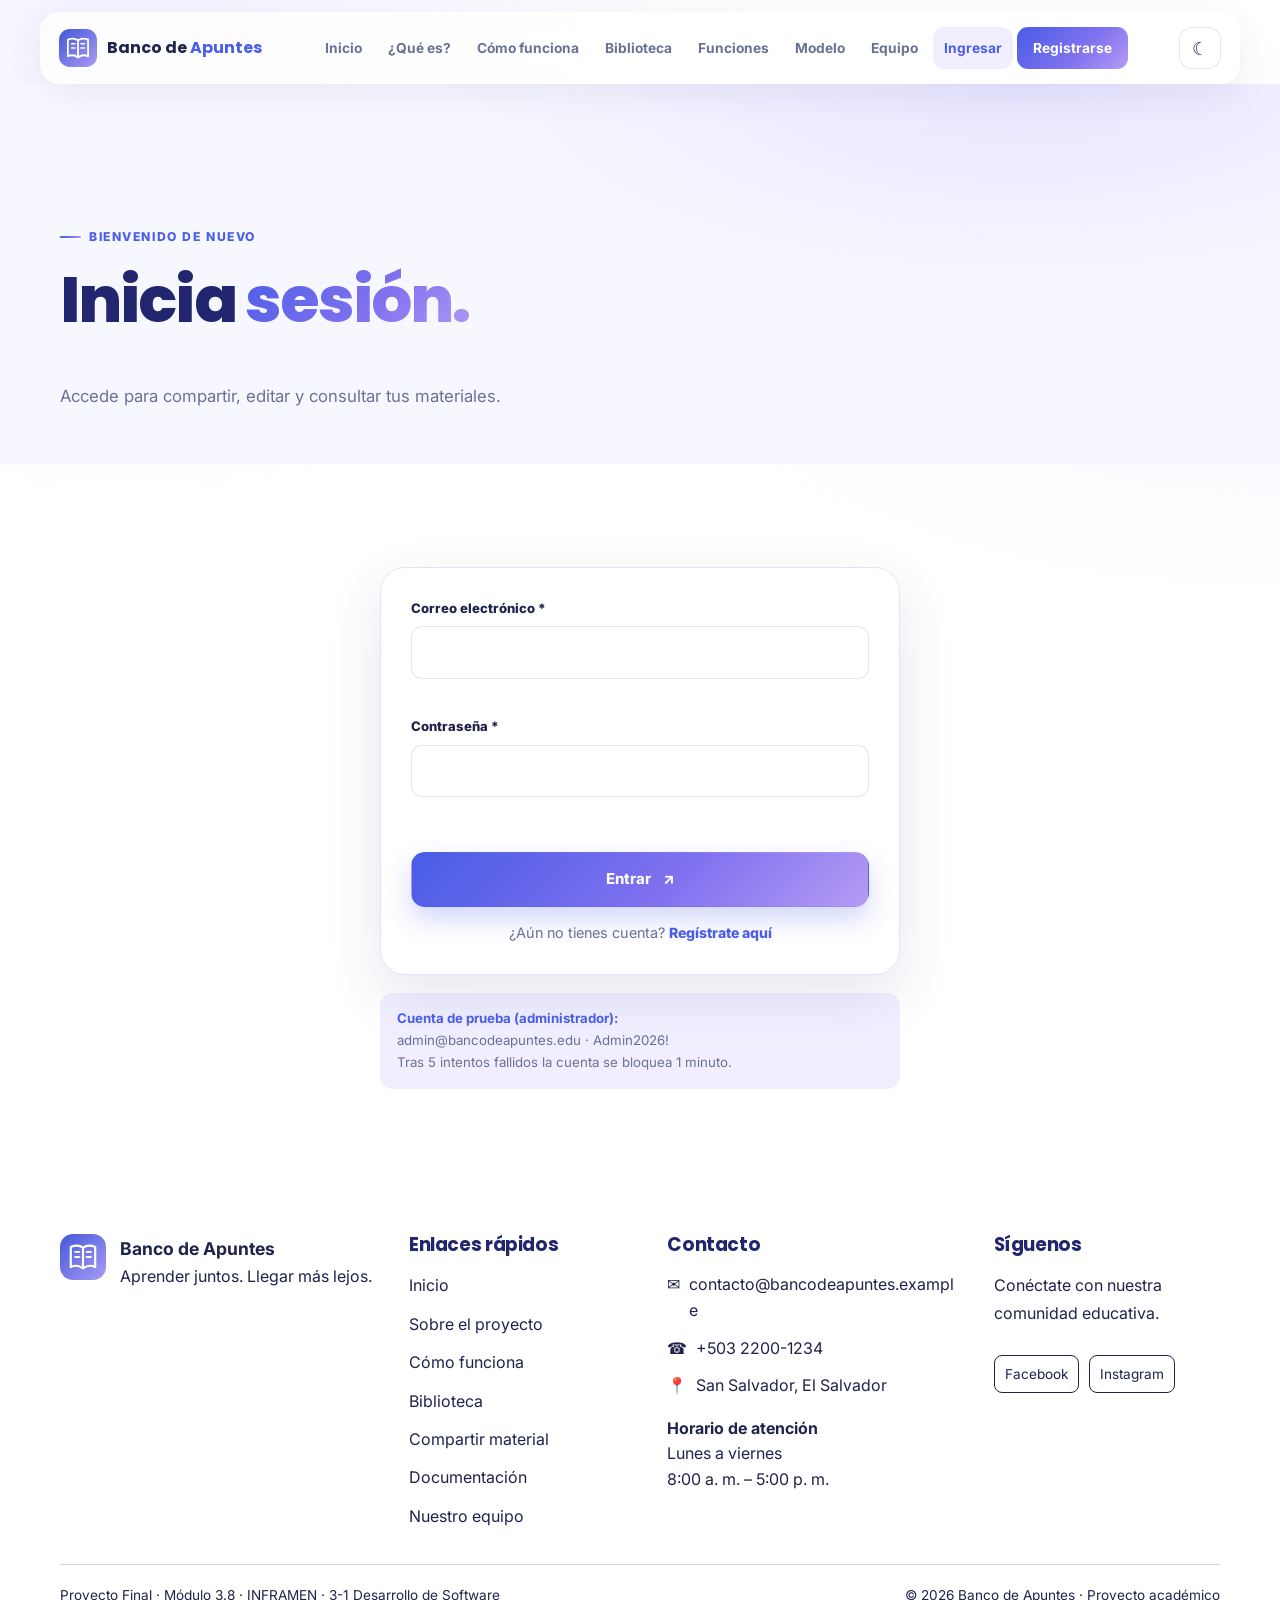
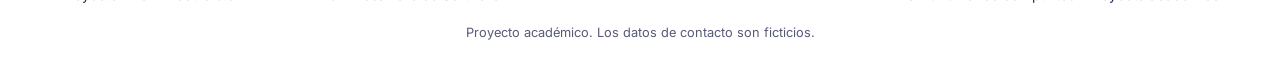
<file: reportes.html>
<!DOCTYPE html>
<html lang="es">
<head>
  <meta charset="UTF-8">
  <meta name="viewport" content="width=device-width, initial-scale=1">
  <title>Reportes | Banco de Apuntes</title>
  <link rel="icon" href="img/logo.svg">
  <link href="https://fonts.googleapis.com/css2?family=Inter:wght@400;500;600;700;800&family=Poppins:wght@500;600;700;800&display=swap" rel="stylesheet">
  <link rel="stylesheet" href="css/style.css">
</head>
<body data-page="reportes">
  <div id="site-header"></div>
  <main>
    <section class="page-hero compact"><div class="container">
      <span class="kicker">Estadísticas</span><h1><span class="gradient-text">Reportes</span> de la plataforma.</h1><p>Resumen de materiales, usuarios y actividad.</p></div></section>
    <section class="section"><div class="container">
      <div class="button-row no-print" style="margin-bottom:24px">
        <button class="btn btn-secondary" id="export-csv" type="button">Exportar CSV ↓</button>
        <button class="btn btn-secondary" id="print-report" type="button">Imprimir reporte</button>
      </div>
      <div class="stat-grid" id="stat-cards"></div>
      <div class="chart-grid">
        <article class="chart-card"><h3>Materiales por materia</h3><div id="chart-subject"></div></article>
        <article class="chart-card"><h3>Materiales por tipo</h3><div id="chart-type"></div></article>
        <article class="chart-card"><h3>Más vistos (aportes de la comunidad)</h3><ol id="top-views" class="top-list"></ol></article>
        <article class="chart-card" id="users-card" hidden><h3>Usuarios registrados</h3><ul id="users-list" class="top-list"></ul></article>
      </div>
    </div></section>
  </main>
  <div id="site-footer"></div>
  <script src="js/seed.js"></script>
  <script src="js/store.js"></script>
  <script src="js/app.js"></script>
  <script src="js/pages.js"></script>
</body>
</html>
</file>
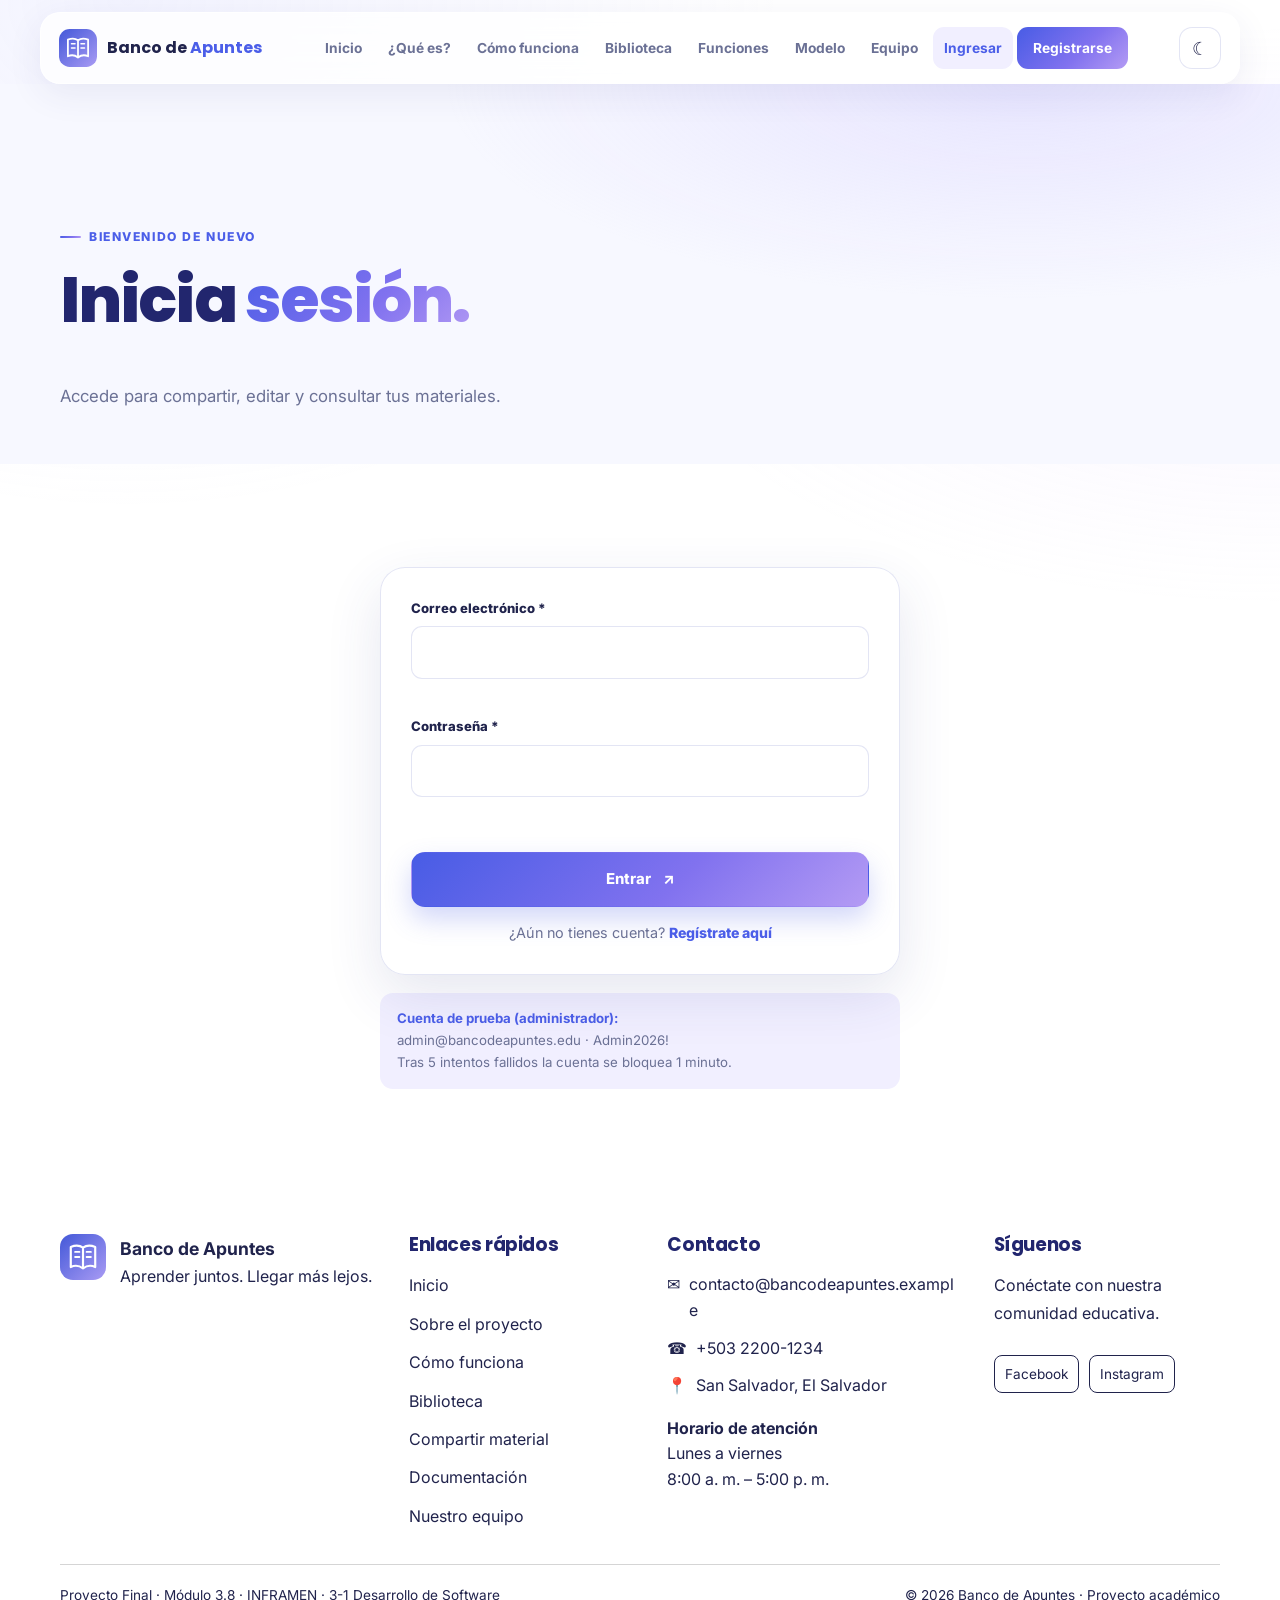
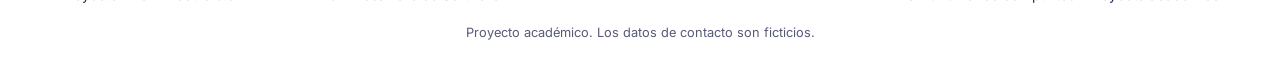
<file: subir.html>
<!DOCTYPE html>
<html lang="es">
<head>
  <meta charset="UTF-8">
  <meta name="viewport" content="width=device-width, initial-scale=1">
  <title>Subir material | Banco de Apuntes</title>
  <link rel="icon" href="img/logo.svg">
  <link href="https://fonts.googleapis.com/css2?family=Inter:wght@400;500;600;700;800&family=Poppins:wght@500;600;700;800&display=swap" rel="stylesheet">
  <link rel="stylesheet" href="css/style.css">
</head>
<body data-page="subir">
  <div id="site-header"></div>

  <main>
    <section class="page-hero compact">
      <div class="container">
        <span class="kicker">Aporta a la comunidad</span>
        <h1>Comparte algo que <span class="gradient-text">enseñe.</span></h1>
        <p>Completa los datos del recurso. Necesitas una cuenta para publicar. Puedes editar tus aportes después desde Mi panel.</p>
      </div>
    </section>

    <section class="section">
      <div class="container upload-layout">
        <div class="upload-intro">
          <div class="upload-art">↥</div>
          <span class="kicker">Tu aporte importa</span>
          <h2>Un buen resumen puede cambiar una sesión de estudio.</h2>
          <p class="muted">Describe el recurso con claridad para que otros estudiantes sepan qué encontrarán.</p>
          <ul class="check-list">
            <li>Usa un título fácil de reconocer.</li>
            <li>Selecciona la materia y el tipo de recurso.</li>
            <li>Comparte únicamente contenido que tengas derecho a distribuir.</li>
          </ul>
          <div class="notice-box"><strong>Recuerda:</strong> tu material será visible para toda la comunidad en la biblioteca.</div>
        </div>

        <form id="upload-form" class="upload-form" novalidate>
          <div class="form-heading">
            <h2 id="form-title">Detalles del material</h2>
            <p>Los campos con * son obligatorios.</p>
          </div>

          <div class="form-row">
            <div class="form-field">
              <label for="upload-title">Título del material *</label>
              <input id="upload-title" name="title" required maxlength="80" placeholder="Ej. Guía de funciones SQL">
              <small class="field-error" data-error-for="title"></small>
            </div>
            <div class="form-field">
              <label for="upload-author">Autor o autora</label>
              <input id="upload-author" name="author" maxlength="60" readonly>
              <small class="field-error" data-error-for="author"></small>
            </div>
          </div>

          <div class="form-row">
            <div class="form-field">
              <label for="upload-subject">Materia *</label>
              <select id="upload-subject" name="subject" required>
                <option value="">Selecciona una materia</option>
                <option value="prog">Programación</option>
                <option value="mate">Matemáticas</option>
                <option value="bd">Bases de datos</option>
                <option value="lengua">Lenguaje</option>
              </select>
              <small class="field-error" data-error-for="subject"></small>
            </div>
            <div class="form-field">
              <label for="upload-type">Tipo de recurso *</label>
              <select id="upload-type" name="type" required>
                <option value="">Selecciona el tipo</option>
                <option value="apuntes">Apuntes</option>
                <option value="guia">Guía</option>
                <option value="ejercicio">Ejercicios</option>
                <option value="resumen">Resumen</option>
                <option value="examen">Examen pasado</option>
              </select>
              <small class="field-error" data-error-for="type"></small>
            </div>
          </div>

          <div class="form-field">
            <label for="upload-description">Descripción *</label>
            <textarea id="upload-description" name="description" rows="4" maxlength="500" required placeholder="Explica brevemente qué contiene y para qué sirve..."></textarea>
            <div class="field-bottom">
              <small class="field-error" data-error-for="description"></small>
              <small id="description-count">0/500</small>
            </div>
          </div>

          <div class="form-field">
            <label for="upload-tags">Etiquetas (separadas por coma)</label>
            <input id="upload-tags" name="tags" maxlength="100" placeholder="Ej. SQL, consultas, práctica">
          </div>
          <div class="form-field">
            <label for="upload-content">Contenido del material</label>
            <textarea id="upload-content" name="content" rows="7" maxlength="5000" placeholder="Escribe o pega aquí el contenido del apunte..."></textarea>
          </div>
          <label class="consent-row">
            <input id="upload-consent" type="checkbox" required>
            <span>Confirmo que tengo permiso para compartir este material y que no contiene información privada. *</span>
          </label>
          <small class="field-error" data-error-for="consent"></small>

          <button class="btn btn-primary submit-button" type="submit">Guardar material <span>↗</span></button>

          <div id="upload-success" class="success-panel" role="status" hidden>
            <span>✓</span>
            <div><strong>¡Material guardado!</strong>
              <p>Ya aparece en la biblioteca. <a class="text-link" href="panel.html">Ir a Mi panel →</a></p></div>
          </div>
        </form>
      </div>
    </section>
  </main>

  <div id="site-footer"></div>
  <script src="js/seed.js"></script>
  <script src="js/store.js"></script>
  <script src="js/app.js"></script>
  <script src="js/pages.js"></script>
</body>
</html>
</file>
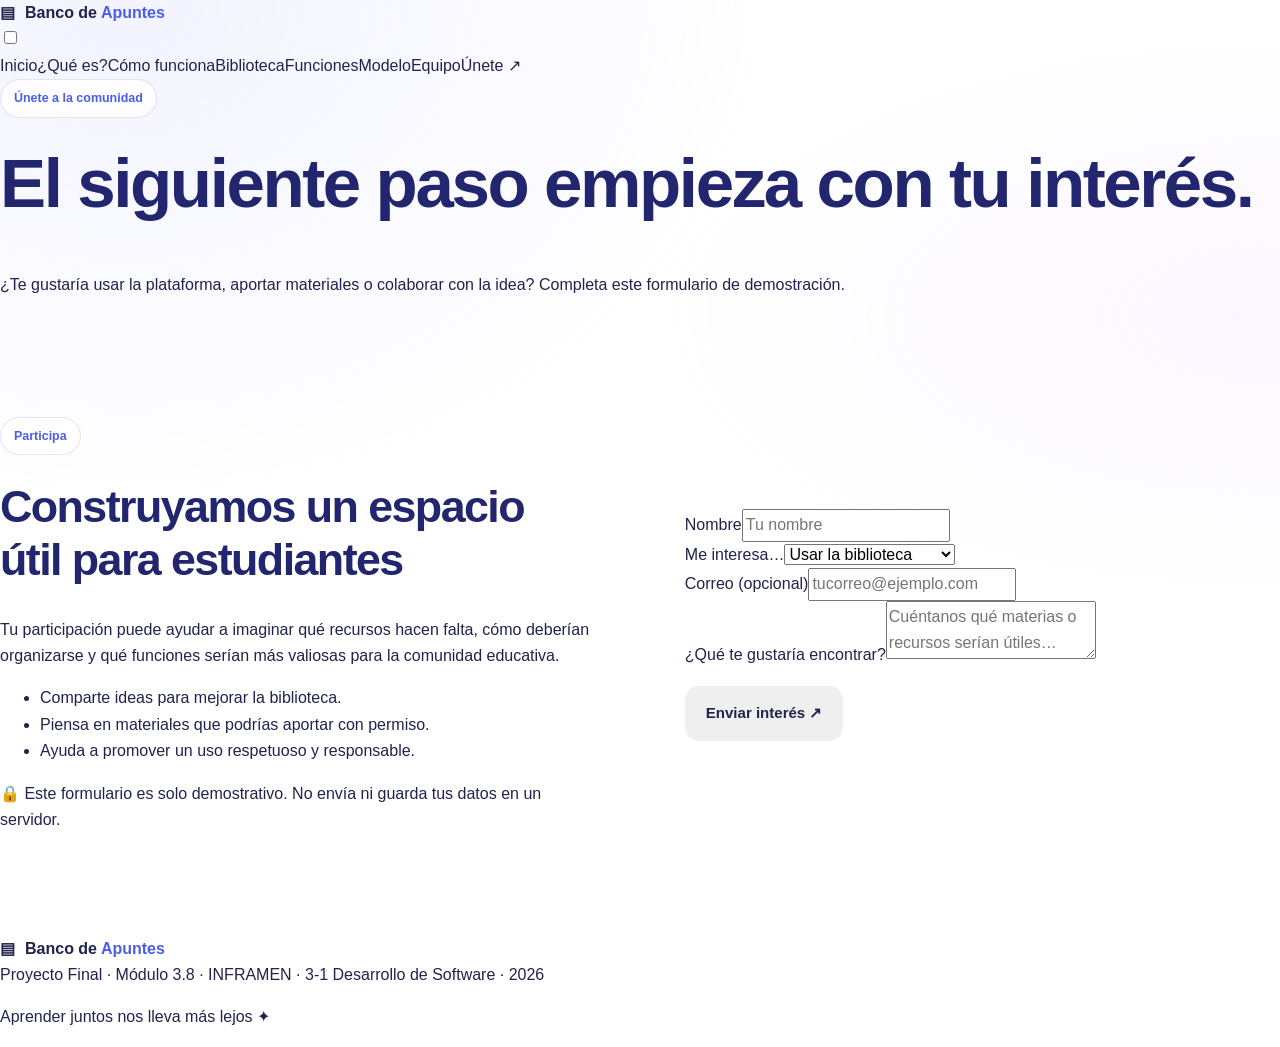
<file: unete.html>
<!doctype html><html lang="es"><head><meta charset="utf-8"><meta name="viewport" content="width=device-width,initial-scale=1"><meta name="description" content="Banco de Apuntes y Materiales: comparte, encuentra y guarda recursos de estudio."><meta name="theme-color" content="#4358d8"><title>Únete · Banco de Apuntes</title><link rel="icon" href="img/logo.svg" type="image/svg+xml"><link rel="stylesheet" href="css/style.css"></head><body><header class="nav"><div class="wrap navin"><a class="brand" href="index.html"><span class="logo">▤</span><span>Banco de <em>Apuntes</em></span></a><input type="checkbox" id="nav-toggle" class="menucheck" aria-label="Abrir menú"><label class="burger" for="nav-toggle" aria-hidden="true"><span></span><span></span><span></span></label><nav class="navlinks" aria-label="Navegación principal"><a class="" href="index.html">Inicio</a><a class="" href="que-es.html">¿Qué es?</a><a class="" href="como-funciona.html">Cómo funciona</a><a class="" href="biblioteca.html">Biblioteca</a><a class="" href="funciones.html">Funciones</a><a class="" href="modelo.html">Modelo</a><a class="" href="equipo.html">Equipo</a><a class="navcta" href="unete.html">Únete ↗</a></nav></div></header><main><section class="pagehero"><div class="wrap"><span class="eyebrow">Únete a la comunidad</span><h1>El siguiente paso empieza con <span class="grad">tu interés.</span></h1><p class="lead">¿Te gustaría usar la plataforma, aportar materiales o colaborar con la idea? Completa este formulario de demostración.</p></div></section><section class="section tint"><div class="wrap split"><div><span class="eyebrow">Participa</span><h2>Construyamos un espacio útil para estudiantes</h2><p>Tu participación puede ayudar a imaginar qué recursos hacen falta, cómo deberían organizarse y qué funciones serían más valiosas para la comunidad educativa.</p><ul class="checklist"><li>Comparte ideas para mejorar la biblioteca.</li><li>Piensa en materiales que podrías aportar con permiso.</li><li>Ayuda a promover un uso respetuoso y responsable.</li></ul><div class="notice">🔒 Este formulario es solo demostrativo. No envía ni guarda tus datos en un servidor.</div></div><form class="card" data-demo-form><div class="formgrid"><div class="field"><label for="nombre">Nombre</label><input id="nombre" name="nombre" required placeholder="Tu nombre"></div><div class="field"><label for="perfil">Me interesa…</label><select id="perfil" name="perfil"><option>Usar la biblioteca</option><option>Compartir materiales</option><option>Colaborar con ideas</option><option>Conocer el proyecto</option></select></div><div class="field" style="grid-column:1/-1"><label for="correo">Correo (opcional)</label><input id="correo" type="email" name="correo" placeholder="tucorreo@ejemplo.com"></div><div class="field" style="grid-column:1/-1"><label for="idea">¿Qué te gustaría encontrar?</label><textarea id="idea" name="idea" placeholder="Cuéntanos qué materias o recursos serían útiles…"></textarea></div></div><button class="btn" type="submit" style="margin-top:18px">Enviar interés ↗</button></form></div></section></main><footer class="footer"><div class="wrap footerin"><a class="brand" href="index.html"><span class="logo">▤</span><span>Banco de <em>Apuntes</em></span></a><p>Proyecto Final · Módulo 3.8 · INFRAMEN · 3-1 Desarrollo de Software · 2026</p><p>Aprender juntos nos lleva más lejos ✦</p></div></footer><div class="toast" data-toast role="status" aria-live="polite"></div><script src="js/app.js"></script></body></html>
</file>
<file: css/style.css>
:root {
  --ink: #20234c;
  --muted: #6b7195;
  --blue: #4b5ee8;
  --blue-dark: #22266e;
  --lavender: #f1efff;
  --surface: #fff;
  --soft: #f7f8ff;
  --line: rgba(127,137,205,.22);
  --glass: rgba(255,255,255,.78);
  --shadow: 0 20px 55px rgba(47,58,135,.12);
  --gradient: linear-gradient(135deg,#485ce5,#8172ef 58%,#b49bf4);
  --radius: 24px;
}

* { box-sizing: border-box; }

html {
  scroll-behavior: smooth;
  scroll-padding-top: 100px;
}

body {
  margin: 0;
  font-family: Inter, Arial, sans-serif;
  color: var(--ink);
  background: var(--surface);
  line-height: 1.65;
  -webkit-font-smoothing: antialiased;
}

body::before {
  content: "";
  position: fixed;
  inset: 0;
  z-index: -1;
  pointer-events: none;
  background:
    radial-gradient(ellipse at 10% 0%,rgba(187,191,255,.18),transparent 40%),
    radial-gradient(ellipse at 100% 35%,rgba(218,194,255,.14),transparent 35%);
}

body.dark {
  --ink: #edf0ff;
  --muted: #b1b9dd;
  --blue: #a9b4ff;
  --blue-dark: #f0f1ff;
  --lavender: #292746;
  --surface: #111426;
  --soft: #191d34;
  --line: rgba(183,188,255,.16);
  --glass: rgba(25,29,52,.84);
  --shadow: 0 20px 55px rgba(0,0,0,.25);
  background: var(--surface);
}

img { display: block; max-width: 100%; }
a { color: inherit; text-decoration: none; }
button, input, select, textarea { font: inherit; }
button, a, select { -webkit-tap-highlight-color: transparent; }
button { cursor: pointer; }

h1, h2, h3 {
  font-family: Poppins, Inter, sans-serif;
  line-height: 1.17;
  letter-spacing: -.035em;
  color: var(--blue-dark);
  margin: 0 0 .7em;
}

h1 { font-size: clamp(2.5rem,5.4vw,4.7rem); font-weight: 800; }
h2 { font-size: clamp(1.9rem,3.5vw,3rem); font-weight: 700; }
h3 { font-size: 1.17rem; letter-spacing: -.02em; }
p { margin: 0 0 1rem; }

button:focus-visible, a:focus-visible, input:focus-visible,
select:focus-visible, textarea:focus-visible {
  outline: 3px solid #a99af5;
  outline-offset: 3px;
}

.container {
  width: min(1160px,calc(100% - 44px));
  margin-inline: auto;
}

.narrow { max-width: 800px; }
.muted { color: var(--muted); }

.gradient-text {
  background: var(--gradient);
  -webkit-background-clip: text;
  background-clip: text;
  color: transparent;
}

.kicker {
  display: inline-flex;
  align-items: center;
  gap: 8px;
  text-transform: uppercase;
  letter-spacing: .13em;
  font-size: .76rem;
  font-weight: 800;
  color: var(--blue);
  margin-bottom: 1rem;
}

.kicker::before {
  content: "";
  width: 21px;
  height: 2px;
  background: var(--gradient);
  border-radius: 4px;
}

.button-row { display: flex; flex-wrap: wrap; gap: 12px; align-items: center; }

.btn {
  display: inline-flex;
  align-items: center;
  justify-content: center;
  gap: 12px;
  border: 1px solid transparent;
  border-radius: 14px;
  padding: 14px 20px;
  font-weight: 750;
  font-size: .94rem;
  transition: transform .2s,box-shadow .2s,background .2s;
  color: var(--ink);
}

.btn:hover { transform: translateY(-3px); }

.btn-primary {
  background: var(--gradient);
  color: white;
  box-shadow: 0 12px 26px rgba(75,94,232,.25);
}

.btn-primary:hover { box-shadow: 0 17px 34px rgba(75,94,232,.32); }

.btn-secondary {
  background: var(--glass);
  border-color: var(--line);
  backdrop-filter: blur(10px);
}

.btn-secondary:hover { background: var(--lavender); }

.btn-white {
  background: #fff;
  color: #303887;
  box-shadow: 0 10px 28px rgba(15,19,74,.16);
}

.btn-small { padding: 10px 14px; font-size: .85rem; }

.text-link {
  padding: 0;
  border: 0;
  background: none;
  color: var(--blue);
  font-weight: 800;
  font-size: .88rem;
}

.text-link:hover { text-decoration: underline; }

/* Navegación */
.site-nav {
  position: sticky;
  top: 12px;
  z-index: 100;
  width: min(1200px,calc(100% - 28px));
  margin: 12px auto -84px;
  border: 1px solid rgba(255,255,255,.7);
  border-radius: 20px;
  background: var(--glass);
  backdrop-filter: blur(18px);
  box-shadow: 0 10px 35px rgba(49,57,127,.08);
}

.nav-inner {
  min-height: 70px;
  padding: 0 18px;
  display: flex;
  align-items: center;
  gap: 20px;
  justify-content: space-between;
}

.brand {
  display: flex;
  align-items: center;
  gap: 10px;
  font-family: Poppins, sans-serif;
  font-weight: 700;
  white-space: nowrap;
}

.brand img { width: 38px; height: 38px; }
.brand span { font-size: 1rem; }
.brand em { font-style: normal; color: var(--blue); }

.nav-links { display: flex; align-items: center; gap: 4px; }

.nav-links a {
  font-size: .86rem;
  font-weight: 700;
  color: var(--muted);
  padding: 10px 11px;
  border-radius: 11px;
  transition: background .2s,color .2s;
}

.nav-links a:hover, .nav-links a.active {
  background: var(--lavender);
  color: var(--blue);
}

.nav-links a.nav-cta {
  background: var(--gradient);
  color: white;
  padding-inline: 16px;
}

.nav-actions { display: flex; align-items: center; gap: 8px; }

.theme-toggle, .menu-toggle {
  display: grid;
  place-items: center;
  width: 42px;
  height: 42px;
  border: 1px solid var(--line);
  border-radius: 13px;
  background: var(--glass);
  color: var(--ink);
  font-size: 1.15rem;
}

.menu-toggle { display: none; }
.nav-spacer { height: 84px; }

/* Pie de página */
/* Footer ampliado */
.site-footer {
  padding-top: 42px;
}

.footer-top {
  display: grid;
  grid-template-columns: 1.4fr 1fr 1.3fr 1fr;
  gap: 32px;
  padding-bottom: 35px;
}

.footer-brand {
  display: flex;
  align-items: flex-start;
  gap: 14px;
}

.footer-brand > img {
  width: 46px;
  height: 46px;
  object-fit: contain;
  flex-shrink: 0;
}

.footer-brand strong {
  display: block;
  font-size: 1.1rem;
}

.footer-brand p,
.footer-social p {
  line-height: 1.7;
}


.footer-links,
.footer-contact,
.footer-social {
  display: flex;
  flex-direction: column;
  align-items: flex-start;
  gap: 12px;
}

.footer-links h3,
.footer-contact h3,
.footer-social h3 {
  margin: 0 0 5px;
}

.footer-links a,
.footer-contact a,
.social-links a {
  overflow-wrap: anywhere;
  text-decoration: none;
  transition: color 0.2s ease;
}

.footer-contact p {
  display: flex;
  align-items: flex-start;
  gap: 9px;
  margin: 0;
  line-height: 1.6;
}

.footer-hours {
  display: block !important;
  margin-top: 5px !important;
}

.social-links {
  display: flex;
  flex-wrap: wrap;
  gap: 10px;
}

.social-links a {
  padding: 7px 10px;
  border: 1px solid currentColor;
  border-radius: 8px;
  font-size: 0.85rem;
}

.social-links a:hover,
.footer-links a:hover,
.footer-contact a:hover {
  opacity: 0.75;
}

.footer-bottom {
  display: flex;
  flex-wrap: wrap;
  justify-content: space-between;
  gap: 12px;
  padding-top: 20px;
  padding-bottom: 15px;
  border-top: 1px solid #80808055;
  line-height: 1.6;
  font-size: 0.85rem;
}

.footer-disclaimer {
  margin: 0;
  padding-bottom: 18px;
  text-align: center;
  font-size: 0.8rem;
  opacity: 0.75;
}

@media (max-width: 900px) {
  .footer-top {
    grid-template-columns: repeat(2, minmax(0, 1fr));
  }
}

@media (max-width: 560px) {
  .footer-top {
    grid-template-columns: 1fr;
    gap: 28px;
  }

  .footer-bottom {
    flex-direction: column;
  }
}

/* Portada */
.hero {
  position: relative;
  overflow: hidden;
  padding: clamp(130px,15vw,190px) 0 100px;
  background:
    radial-gradient(ellipse at 80% 5%,rgba(199,190,255,.43),transparent 35%),
    radial-gradient(ellipse at 0% 60%,rgba(207,220,255,.6),transparent 36%),
    var(--soft);
}

.orb { position: absolute; border-radius: 50%; pointer-events: none; }
.orb-one { width: 270px; height: 270px; right: -100px; top: 170px; background: rgba(178,160,255,.14); }
.orb-two { width: 190px; height: 190px; left: 40%; bottom: -100px; background: rgba(119,151,255,.14); }

.hero-grid {
  display: grid;
  grid-template-columns: 1.05fr .95fr;
  align-items: center;
  gap: 65px;
  position: relative;
}

.eyebrow {
  display: inline-flex;
  align-items: center;
  gap: 9px;
  border: 1px solid var(--line);
  border-radius: 999px;
  padding: 8px 13px;
  background: var(--glass);
  backdrop-filter: blur(12px);
  font-size: .78rem;
  font-weight: 750;
  color: var(--blue);
  margin-bottom: 25px;
}

.eyebrow-dot {
  width: 8px;
  height: 8px;
  border-radius: 50%;
  background: #8b78f3;
  box-shadow: 0 0 0 4px rgba(139,120,243,.13);
}

.hero h1 { margin-bottom: 22px; }
.hero-lead { font-size: 1.12rem; color: var(--muted); max-width: 550px; margin-bottom: 27px; }

.hero-stats {
  display: flex;
  gap: 30px;
  flex-wrap: wrap;
  margin-top: 38px;
}

.hero-stats div { display: flex; flex-direction: column; gap: 2px; }
.hero-stats strong { font-family: Poppins,sans-serif; font-size: 1.3rem; color: var(--blue); }
.hero-stats span { font-size: .78rem; color: var(--muted); }

.hero-art { position: relative; padding: 12px 20px 28px 0; }

.image-frame {
  border-radius: 34px 34px 120px 34px;
  overflow: hidden;
  aspect-ratio: 4/4.25;
  box-shadow: var(--shadow);
  transform: rotate(1.4deg);
  border: 7px solid var(--glass);
}

.image-frame img {
  width: 100%;
  height: 100%;
  object-fit: cover;
  transition: transform .7s;
}

.image-frame:hover img { transform: scale(1.05); }

.glass-card {
  position: absolute;
  display: flex;
  align-items: center;
  gap: 12px;
  padding: 15px 17px;
  border: 1px solid rgba(255,255,255,.7);
  border-radius: 17px;
  background: var(--glass);
  backdrop-filter: blur(18px);
  box-shadow: var(--shadow);
  animation: float 5s ease-in-out infinite;
}

.glass-card b, .glass-card small { display: block; }
.glass-card b { font-size: .85rem; }
.glass-card small { font-size: .75rem; color: var(--muted); margin-top: 3px; }

.note-icon, .progress-icon {
  width: 38px;
  height: 38px;
  border-radius: 12px;
  display: grid;
  place-items: center;
  background: var(--lavender);
  color: var(--blue);
  font-size: 1.25rem;
}

.glass-note { left: -32px; top: 18%; }
.glass-progress { right: -12px; bottom: 15%; animation-delay: -2.5s; }
.progress-icon { background: #e0f8ee; color: #148b62; }

.art-caption {
  position: absolute;
  bottom: 0;
  left: 15%;
  font-size: .76rem;
  color: var(--muted);
  font-weight: 700;
}

.art-caption span { color: var(--blue); margin-left: 5px; }
@keyframes float { 0%,100% { transform: translateY(0); } 50% { transform: translateY(-8px); } }

/* Secciones generales */
.section { padding: clamp(65px,8vw,105px) 0; }
.soft-section { background: var(--soft); }

.section-heading {
  text-align: center;
  max-width: 690px;
  margin: 0 auto 45px;
}

.section-heading p { color: var(--muted); font-size: 1.03rem; }

.feature-grid {
  display: grid;
  grid-template-columns: repeat(3,1fr);
  gap: 20px;
}

.feature-card {
  position: relative;
  padding: 28px;
  border-radius: var(--radius);
  border: 1px solid var(--line);
  background: var(--glass);
  backdrop-filter: blur(12px);
  box-shadow: 0 8px 25px rgba(47,58,135,.035);
  transition: transform .25s,box-shadow .25s,border-color .25s;
}

.feature-card:hover {
  transform: translateY(-7px);
  box-shadow: 0 26px 65px rgba(47,58,135,.2);
  border-color: rgba(130,132,239,.4);
}

.feature-card h3 { margin: 20px 0 9px; }
.feature-card p { color: var(--muted); font-size: .93rem; margin-bottom: 18px; }

.feature-icon {
  width: 52px;
  height: 52px;
  display: grid;
  place-items: center;
  border-radius: 16px;
  font-size: 1.45rem;
  font-weight: 700;
}

.feature-icon.purple { background: #eeebff; color: #6d5add; }
.feature-icon.blue { background: #e4efff; color: #3d69d9; }
.feature-icon.pink { background: #fbe9f7; color: #c257aa; }

.card-arrow { position: absolute; right: 26px; top: 25px; color: var(--muted); font-size: 1.15rem; }
.text-link { display: inline-block; }

.split {
  display: grid;
  grid-template-columns: 1fr 1fr;
  align-items: center;
  gap: clamp(35px,7vw,90px);
}

.split-image { position: relative; }

.split-image img {
  width: 100%;
  height: 430px;
  object-fit: cover;
  border-radius: 28px 28px 90px 28px;
  box-shadow: var(--shadow);
}

.image-badge {
  position: absolute;
  right: -12px;
  bottom: 25px;
  background: var(--glass);
  backdrop-filter: blur(14px);
  border: 1px solid var(--line);
  border-radius: 15px;
  padding: 13px 17px;
  box-shadow: var(--shadow);
  font-weight: 750;
  font-size: .85rem;
}

.image-badge span { color: var(--blue); margin-right: 7px; }

.check-list { display: grid; gap: 12px; margin: 24px 0 30px; padding: 0; list-style: none; }

.check-list li {
  position: relative;
  padding-left: 31px;
  color: var(--muted);
}

.check-list li::before {
  content: "✓";
  position: absolute;
  left: 0;
  top: 0;
  display: grid;
  place-items: center;
  width: 22px;
  height: 22px;
  border-radius: 50%;
  background: #e0f8ee;
  color: #16835d;
  font-size: .78rem;
  font-weight: 900;
}

.callout {
  position: relative;
  overflow: hidden;
  display: flex;
  align-items: center;
  justify-content: space-between;
  gap: 30px;
  padding: 45px;
  border-radius: 30px;
  background: var(--gradient);
  color: #fff;
}

.callout h2 { color: white; max-width: 650px; }
.callout p { color: rgba(255,255,255,.82); margin: 0; }
.light-kicker { color: #fff; }
.callout-decoration { position: absolute; right: 20%; top: -40px; font-size: 10rem; color: rgba(255,255,255,.12); pointer-events: none; }

/* Páginas interiores */
.page-hero {
  padding: 135px 0 55px;
  background: radial-gradient(ellipse at 80% 0%,rgba(199,190,255,.32),transparent 40%),var(--soft);
}

.page-hero.compact { padding-bottom: 38px; }
.page-hero h1 { max-width: 900px; font-size: clamp(2.4rem,5vw,4rem); }
.page-hero p { color: var(--muted); max-width: 700px; font-size: 1.05rem; }

.breadcrumb { display: flex; gap: 10px; color: var(--muted); font-size: .82rem; margin-top: 22px; }
.breadcrumb a { color: var(--blue); font-weight: 700; }

.info-panel {
  display: flex;
  gap: 17px;
  padding: 22px;
  border: 1px solid var(--line);
  border-radius: 20px;
  background: var(--glass);
  box-shadow: var(--shadow);
  margin-top: 25px;
}

.info-panel p { color: var(--muted); font-size: .9rem; margin: 7px 0 0; }
.panel-icon { font-size: 1.8rem; color: var(--blue); }
.tall-panel { align-items: flex-start; padding: 30px; }

.steps-grid, .team-grid, .pricing-grid {
  display: grid;
  grid-template-columns: repeat(4,1fr);
  gap: 20px;
}

.step-card, .team-card, .price-card {
  position: relative;
  border: 1px solid var(--line);
  border-radius: 23px;
  background: var(--glass);
  padding: 25px;
  box-shadow: 0 8px 25px rgba(47,58,135,.04);
}

.step-number { display: block; font-family: Poppins,sans-serif; font-size: 2rem; font-weight: 800; color: var(--blue); margin-bottom: 20px; }
.step-card p, .team-card p, .price-card p { color: var(--muted); font-size: .9rem; }

.team-grid { grid-template-columns: repeat(2,minmax(0,1fr)); max-width: 800px; margin: auto; }
.team-card { text-align: center; padding: 35px 25px; }
.avatar { width: 90px; height: 90px; margin: 0 auto 18px; display: grid; place-items: center; border-radius: 28px; font: 800 2.5rem Poppins,sans-serif; color: white; background: var(--gradient); }
.avatar-two { background: linear-gradient(135deg,#d65ba9,#f0a9d8); }
.role-pill, .status-label { display: inline-block; border-radius: 999px; padding: 6px 11px; background: var(--lavender); color: var(--blue); font-size: .72rem; font-weight: 800; margin-bottom: 13px; }
.lead-pill { background: #e0f8ee; color: #16835d; }
.team-decoration { font-size: 1.7rem; color: var(--blue); }
.teacher-line { text-align: center; margin-top: 30px; color: var(--muted); }

.faq { border: 1px solid var(--line); background: var(--glass); border-radius: 15px; padding: 18px 20px; margin-bottom: 12px; }
.faq summary { cursor: pointer; font-weight: 750; }
.faq p { color: var(--muted); margin: 12px 0 0; }

.pricing-grid { grid-template-columns: repeat(3,1fr); }
.price-card { padding: 30px; }
.price { font: 800 2rem Poppins,sans-serif; color: var(--blue); margin: 12px 0; }
.featured-price { border-color: rgba(111,107,235,.55); box-shadow: var(--shadow); }
.popular-label { display: inline-block; font-size: .72rem; font-weight: 800; color: var(--blue); margin-bottom: 12px; }
.price-card .check-list { margin-bottom: 20px; }

/* Biblioteca */
.library-section { padding-top: 35px; }
.library-toolbar { display: flex; align-items: center; justify-content: space-between; gap: 15px; margin-bottom: 22px; }

.search-box {
  display: flex;
  align-items: center;
  gap: 10px;
  flex: 1;
  min-width: 200px;
  padding: 12px 15px;
  border: 1px solid var(--line);
  border-radius: 15px;
  background: var(--glass);
  box-shadow: 0 5px 18px rgba(47,58,135,.04);
}

.search-box > span { font-size: 1.5rem; color: var(--blue); }
.search-box input { flex: 1; width: 100%; border: 0; outline: 0; color: var(--ink); background: transparent; }
.search-box kbd { color: var(--muted); font-size: .72rem; white-space: nowrap; }

.filter-panel {
  display: flex;
  align-items: end;
  flex-wrap: wrap;
  gap: 15px;
  padding: 20px;
  border: 1px solid var(--line);
  border-radius: 20px;
  background: var(--glass);
  margin-bottom: 20px;
}

.filter-group { display: grid; gap: 7px; flex: 1; min-width: 170px; }
.filter-group label { font-size: .78rem; font-weight: 800; }

.filter-group select {
  width: 100%;
  padding: 11px 12px;
  border: 1px solid var(--line);
  border-radius: 11px;
  background: var(--surface);
  color: var(--ink);
}

.favorites-toggle { display: flex; align-items: center; gap: 7px; color: var(--muted); font-size: .83rem; font-weight: 750; cursor: pointer; }
.favorites-toggle input { accent-color: var(--blue); }
.favorites-toggle span { color: #d99b16; font-size: 1.3rem; }

.results-line { display: flex; align-items: center; justify-content: space-between; gap: 12px; margin: 20px 0; }
#results-count { font-size: .85rem; font-weight: 750; color: var(--muted); }
.demo-label { font-size: .72rem; padding: 6px 10px; background: var(--lavender); border-radius: 999px; color: var(--blue); }

.resource-grid { display: grid; grid-template-columns: repeat(3,1fr); gap: 20px; }

.resource-card {
  overflow: hidden;
  border: 1px solid var(--line);
  border-radius: 22px;
  background: var(--glass);
  backdrop-filter: blur(12px);
  box-shadow: 0 7px 25px rgba(40,52,127,.045);
  transition: transform .25s,box-shadow .25s,border-color .25s;
  animation: appear .35s ease;
}

.resource-card:hover { transform: translateY(-6px); box-shadow: var(--shadow); border-color: rgba(115,118,230,.4); }
.resource-card[hidden] { display: none !important; }

.resource-cover { position: relative; display: flex; flex-direction: column; justify-content: space-between; min-height: 165px; padding: 19px; color: white; overflow: hidden; }
.resource-cover::after { content: ""; position: absolute; width: 180px; height: 180px; border: 1px solid rgba(255,255,255,.24); border-radius: 50%; right: -45px; top: -55px; box-shadow: 0 0 0 18px rgba(255,255,255,.06),0 0 0 38px rgba(255,255,255,.04); }
.cover-purple { background: linear-gradient(135deg,#5147bf,#9b80ed); }
.cover-blue { background: linear-gradient(135deg,#2764b7,#75b7ff); }
.cover-pink { background: linear-gradient(135deg,#a83e98,#e79dcf); }
.cover-orange { background: linear-gradient(135deg,#b85c32,#f3b76d); }
.cover-green { background: linear-gradient(135deg,#237d73,#7bc9ae); }
.cover-lilac { background: linear-gradient(135deg,#6451a7,#b5a5f2); }
.cover-symbol { font: 800 3.3rem/1 Poppins,sans-serif; position: relative; z-index: 1; }
.cover-label, .cover-bottom { font-size: .68rem; font-weight: 800; letter-spacing: .13em; position: relative; z-index: 1; }
.cover-bottom { align-self: flex-end; letter-spacing: .08em; }

.resource-content { padding: 18px; }
.resource-meta { display: flex; align-items: center; justify-content: space-between; gap: 10px; }
.type-pill { font-size: .7rem; font-weight: 800; color: var(--muted); background: var(--soft); padding: 6px 9px; border-radius: 8px; }

.favorite-button {
  width: 36px;
  height: 36px;
  border: 1px solid var(--line);
  border-radius: 50%;
  display: grid;
  place-items: center;
  background: var(--surface);
  color: var(--muted);
  font-size: 1.4rem;
  line-height: 1;
  transition: transform .2s,color .2s,background .2s;
}

.favorite-button:hover { transform: scale(1.1); }
.favorite-button[aria-pressed="true"] { color: #d99b16; background: #fff3c7; border-color: #f1d88c; }
.resource-content h3 { margin: 15px 0 7px; }
.resource-content > p { font-size: .87rem; color: var(--muted); min-height: 46px; }

.resource-footer {
  display: flex;
  align-items: center;
  justify-content: space-between;
  gap: 8px;
  border-top: 1px solid var(--line);
  padding-top: 13px;
  margin-top: 12px;
}

.resource-footer > span { font-size: .72rem; color: var(--muted); }

.empty-state { text-align: center; padding: 65px 20px; border: 1px dashed var(--line); border-radius: 22px; background: var(--soft); }
.empty-state[hidden] { display: none; }
.empty-icon { font-size: 3rem; color: var(--blue); margin-bottom: 10px; }
.empty-state p { color: var(--muted); }

.library-note { display: flex; align-items: flex-start; gap: 12px; padding: 18px; margin-top: 25px; border-radius: 16px; background: var(--lavender); color: var(--muted); font-size: .84rem; }
.library-note span { font-size: 1.1rem; color: var(--blue); }
.library-note p { margin: 0; }

/* Ventana de vista previa */
.modal-backdrop {
  position: fixed;
  inset: 0;
  z-index: 200;
  background: rgba(13,17,51,.62);
  backdrop-filter: blur(7px);
  display: none;
  align-items: center;
  justify-content: center;
  padding: 22px;
}

.modal-backdrop.open { display: flex; animation: fadeIn .2s ease; }

.resource-modal {
  position: relative;
  width: min(720px,100%);
  max-height: min(90vh,850px);
  overflow: auto;
  border-radius: 26px;
  background: var(--surface);
  box-shadow: 0 35px 100px rgba(0,0,0,.3);
  animation: modalIn .25s ease;
}

.modal-close {
  position: sticky;
  float: right;
  top: 13px;
  margin: 13px 13px -48px 0;
  z-index: 2;
  width: 38px;
  height: 38px;
  border: 1px solid rgba(255,255,255,.6);
  border-radius: 50%;
  background: rgba(255,255,255,.9);
  color: #222;
  font-size: 1.7rem;
  line-height: 1;
}

.modal-cover { min-height: 150px; padding: 35px; display: flex; align-items: flex-end; background: var(--gradient); color: white; font-size: .78rem; letter-spacing: .15em; font-weight: 800; }
.modal-body { padding: 30px; }
.modal-body h2 { font-size: 2rem; margin-bottom: 12px; }
.modal-body > p { color: var(--muted); }
.modal-meta { display: flex; gap: 16px; flex-wrap: wrap; color: var(--muted); font-size: .82rem; border-block: 1px solid var(--line); padding: 13px 0; margin: 18px 0; }
.tag-list { display: flex; gap: 8px; flex-wrap: wrap; }
.tag-list span { padding: 6px 10px; border-radius: 999px; background: var(--lavender); color: var(--blue); font-size: .75rem; font-weight: 800; }
.preview-text { margin: 20px 0; padding: 18px; border: 1px solid var(--line); border-radius: 15px; background: var(--soft); color: var(--muted); font-size: .9rem; white-space: pre-line; }
.modal-body .button-row { margin-top: 20px; }

/* Formulario */
.upload-layout { display: grid; grid-template-columns: .8fr 1.2fr; align-items: start; gap: 45px; }
.upload-art { display: grid; place-items: center; width: 90px; height: 90px; border-radius: 27px; background: var(--gradient); color: white; font-size: 3rem; box-shadow: var(--shadow); margin-bottom: 28px; }
.upload-intro h2 { font-size: 2.35rem; }
.notice-box { padding: 15px 17px; border-radius: 13px; background: var(--lavender); color: var(--muted); font-size: .83rem; }
.notice-box strong { color: var(--blue); }

.upload-form { padding: 30px; border: 1px solid var(--line); border-radius: 25px; background: var(--glass); backdrop-filter: blur(14px); box-shadow: var(--shadow); }
.form-heading { margin-bottom: 24px; }
.form-heading h2 { font-size: 1.65rem; margin-bottom: 6px; }
.form-heading p { font-size: .84rem; color: var(--muted); }
.form-row { display: grid; grid-template-columns: 1fr 1fr; gap: 16px; }
.form-field { display: grid; gap: 7px; margin-bottom: 18px; }
.form-field label { font-size: .82rem; font-weight: 800; }

.form-field input, .form-field select, .form-field textarea {
  width: 100%;
  padding: 12px 13px;
  border: 1px solid var(--line);
  border-radius: 11px;
  background: var(--surface);
  color: var(--ink);
  outline: 0;
  transition: border-color .2s,box-shadow .2s;
}

.form-field input:focus, .form-field select:focus, .form-field textarea:focus {
  border-color: var(--blue);
  box-shadow: 0 0 0 3px rgba(96,110,234,.12);
}

.form-field textarea { resize: vertical; }
.form-field input[type="file"] { font-size: .8rem; }
.field-error { min-height: 0; color: #d74664; font-size: .75rem; }
.field-error:not(:empty) { min-height: 14px; }
.field-bottom { display: flex; justify-content: space-between; gap: 10px; }
.field-bottom > small:last-child, .help-text { font-size: .74rem; color: var(--muted); }

.consent-row { display: flex; align-items: flex-start; gap: 10px; font-size: .8rem; color: var(--muted); margin: 5px 0 7px; cursor: pointer; }
.consent-row input { margin-top: 5px; accent-color: var(--blue); }
.submit-button { width: 100%; margin-top: 17px; }

.success-panel { display: flex; gap: 12px; margin-top: 18px; padding: 15px; border-radius: 13px; background: #e3f8ed; color: #176c4b; }
.success-panel[hidden] { display: none; }
.success-panel > span { display: grid; place-items: center; flex-shrink: 0; width: 28px; height: 28px; background: #bcebd2; border-radius: 50%; font-weight: 900; }
.success-panel p { font-size: .82rem; margin: 4px 0 0; color: #267b5b; }

@keyframes appear { from { opacity: 0; transform: translateY(8px); } to { opacity: 1; transform: translateY(0); } }
@keyframes fadeIn { from { opacity: 0; } to { opacity: 1; } }
@keyframes modalIn { from { opacity: 0; transform: translateY(15px) scale(.98); } to { opacity: 1; transform: none; } }

@media (max-width: 1000px) {
  .nav-links a { padding: 9px 7px; font-size: .78rem; }
  .brand span { font-size: .9rem; }
  .hero-grid { gap: 35px; }
  .resource-grid { grid-template-columns: repeat(2,1fr); }
  .steps-grid { grid-template-columns: repeat(2,1fr); }
  .feature-grid { gap: 15px; }
  .feature-card { padding: 23px; }
  .upload-layout { gap: 25px; }
}

@media (max-width: 800px) {
  .site-nav { top: 8px; margin-top: 8px; width: calc(100% - 16px); }
  .nav-inner { min-height: 64px; padding: 0 12px; }
  .menu-toggle { display: grid; }
  .nav-links {
    display: none;
    position: absolute;
    top: calc(100% + 8px);
    left: 0;
    right: 0;
    padding: 12px;
    border: 1px solid var(--line);
    border-radius: 17px;
    background: var(--glass);
    backdrop-filter: blur(18px);
    box-shadow: var(--shadow);
    flex-direction: column;
    align-items: stretch;
  }
  .nav-links.open { display: flex; }
  .nav-links a { padding: 12px !important; font-size: .9rem !important; }
  .nav-actions { margin-left: auto; }
  .nav-spacer { height: 75px; }
  .hero-grid, .split, .upload-layout { grid-template-columns: 1fr; }
  .hero { padding-top: 125px; }
  .hero-copy { max-width: 700px; }
  .hero-art { width: min(560px,100%); margin: 0 auto; }
  .image-frame { aspect-ratio: 5/4; }
  .glass-note { left: -10px; }
  .glass-progress { right: -6px; }
  .split-image { max-width: 600px; }
  .split-image img { height: 350px; }
  .feature-grid, .pricing-grid { grid-template-columns: repeat(2,1fr); }
  .callout { align-items: flex-start; flex-direction: column; }
  .callout-decoration { right: 0; }
  .upload-intro { max-width: 650px; }
}

@media (max-width: 560px) {
  body { font-size: 15px; }
  .container { width: calc(100% - 30px); }
  .brand img { width: 33px; height: 33px; }
  .brand span { font-size: .84rem; }
  .theme-toggle, .menu-toggle { width: 38px; height: 38px; }
  .hero { padding: 115px 0 65px; }
  .hero h1 { font-size: 2.65rem; }
  .hero-lead { font-size: 1rem; }
  .hero-stats { gap: 20px; }
  .hero-stats span { max-width: 100px; }
  .hero-art { padding-right: 0; }
  .image-frame { border-radius: 25px 25px 80px 25px; }
  .glass-card { padding: 10px 12px; }
  .glass-card b { font-size: .74rem; }
  .glass-card small { font-size: .67rem; }
  .glass-note { left: -5px; }
  .glass-progress { right: -3px; }
  .section { padding: 60px 0; }
  .feature-grid, .pricing-grid, .resource-grid, .steps-grid, .team-grid { grid-template-columns: 1fr; }
  .feature-card { padding: 24px; }
  .page-hero { padding: 125px 0 40px; }
  .page-hero h1 { font-size: 2.5rem; }
  .library-toolbar { align-items: stretch; flex-direction: column; }
  .filter-panel { align-items: stretch; }
  .filter-group { min-width: 100%; }
  .favorites-toggle { min-height: 35px; }
  .results-line { align-items: flex-start; flex-direction: column; }
  .resource-cover { min-height: 145px; }
  .split-image img { height: 285px; }
  .image-badge { right: 7px; bottom: 12px; }
  .form-row { grid-template-columns: 1fr; gap: 0; }
  .upload-form { padding: 20px; }
  .upload-intro h2 { font-size: 2rem; }
  .modal-backdrop { padding: 10px; }
  .modal-body { padding: 22px; }
  .modal-body h2 { font-size: 1.6rem; }
  .modal-cover { min-height: 120px; padding: 25px; }
  .footer-top { flex-direction: column; }
  .footer-bottom { flex-direction: column; }
  .callout { padding: 28px 22px; }
  .callout h2 { font-size: 1.8rem; }
}

@media (prefers-reduced-motion: reduce) {
  *, *::before, *::after {
    animation: none !important;
    transition: none !important;
    scroll-behavior: auto !important;
  }
}


/* Ficha de la docente */
.avatar-three {
  background: linear-gradient(135deg, #f3e8ff, #ddd6fe);
  color: #6d28d9;
}

.teacher-pill {
  background: #ede9fe;
  color: #6d28d9;
  border: 1px solid #c4b5fd;
}
/* ===== Autenticación, panel y reportes ===== */
.auth-wrap { display: grid; gap: 18px; max-width: 520px; }
.auth-alt { margin: 14px 0 0; text-align: center; font-size: .9rem; }
.strength { height: 7px; border-radius: 9px; background: var(--lavender); overflow: hidden; margin: -6px 0 6px; }
.strength span { display: block; height: 100%; width: 0; transition: width .25s, background .25s; background: #e0556a; }
.strength span[data-level="mid"] { background: #e5a92d; }
.strength span[data-level="ok"] { background: #279c91; }
.help-text { color: var(--muted); font-size: .78rem; display: block; margin-bottom: 14px; }
.field-error { color: #d23b52; font-size: .78rem; font-weight: 600; min-height: 1em; }
.user-chip { font-size: 1rem; }
.btn-small { padding: 8px 13px; font-size: .8rem; border-radius: 11px; }
.btn-danger { background: #fde8ec; color: #c3223c; border-color: #f6c3cc; }
body.dark .btn-danger { background: #3a1d28; color: #ff9aae; border-color: #5e2a3a; }

.panel-bar { display: flex; flex-wrap: wrap; gap: 12px; align-items: center; margin-bottom: 14px; }
.panel-bar .search-box { flex: 1 1 260px; }
.panel-bar select { padding: 12px 14px; border-radius: 13px; border: 1px solid var(--line); background: var(--surface); color: var(--ink); }
.table-wrap { overflow-x: auto; border: 1px solid var(--line); border-radius: 18px; background: var(--glass); }
.table-wrap[hidden] { display: none; }
.data-table { width: 100%; border-collapse: collapse; font-size: .88rem; }
.data-table th { text-align: left; padding: 14px; font-size: .74rem; text-transform: uppercase; letter-spacing: .08em; color: var(--muted); border-bottom: 1px solid var(--line); }
.data-table td { padding: 13px 14px; border-bottom: 1px solid var(--line); vertical-align: middle; }
.data-table tr:last-child td { border-bottom: 0; }
.row-actions { display: flex; gap: 8px; flex-wrap: wrap; }

.stat-grid { display: grid; grid-template-columns: repeat(auto-fit, minmax(170px, 1fr)); gap: 16px; margin-bottom: 22px; }
.stat-card { padding: 22px; border: 1px solid var(--line); border-radius: 20px; background: var(--glass); box-shadow: var(--shadow); }
.stat-card strong { display: block; font: 800 2.1rem Poppins, sans-serif; color: var(--blue); }
.stat-card span { color: var(--muted); font-size: .85rem; font-weight: 600; }
.chart-grid { display: grid; grid-template-columns: repeat(2, 1fr); gap: 18px; }
.chart-card { padding: 24px; border: 1px solid var(--line); border-radius: 22px; background: var(--glass); }
.chart-card[hidden] { display: none; }
.bar-row { display: grid; grid-template-columns: 110px 1fr 28px; gap: 10px; align-items: center; margin-bottom: 12px; font-size: .84rem; }
.bar { height: 12px; border-radius: 9px; background: var(--lavender); overflow: hidden; }
.bar i { display: block; height: 100%; background: var(--gradient); border-radius: 9px; }
.top-list { list-style: none; margin: 0; padding: 0; }
.top-list li { display: flex; justify-content: space-between; gap: 10px; padding: 10px 0; border-bottom: 1px solid var(--line); font-size: .88rem; }
.top-list b { color: var(--blue); white-space: nowrap; }

@media (max-width: 800px) {
  .chart-grid { grid-template-columns: 1fr; }
  /* La tabla del panel se convierte en tarjetas en móvil */
  .data-table thead { display: none; }
  .data-table, .data-table tbody, .data-table tr, .data-table td { display: block; width: 100%; }
  .data-table tr { padding: 12px 6px; border-bottom: 1px solid var(--line); }
  .data-table td { border: 0; padding: 5px 12px; display: flex; justify-content: space-between; gap: 12px; text-align: right; }
  .data-table td::before { content: attr(data-label); font-weight: 800; color: var(--muted); text-align: left; }
}
@media print {
  .site-nav, .nav-spacer, .site-footer, .no-print, .page-hero p { display: none !important; }
  body::before { display: none; }
}

@media (max-width: 800px) { .nav-links { background: var(--surface); } }
.doc-body h3 { margin-top: 1.6em; } .doc-body table { margin: 12px 0 20px; }
</file>
